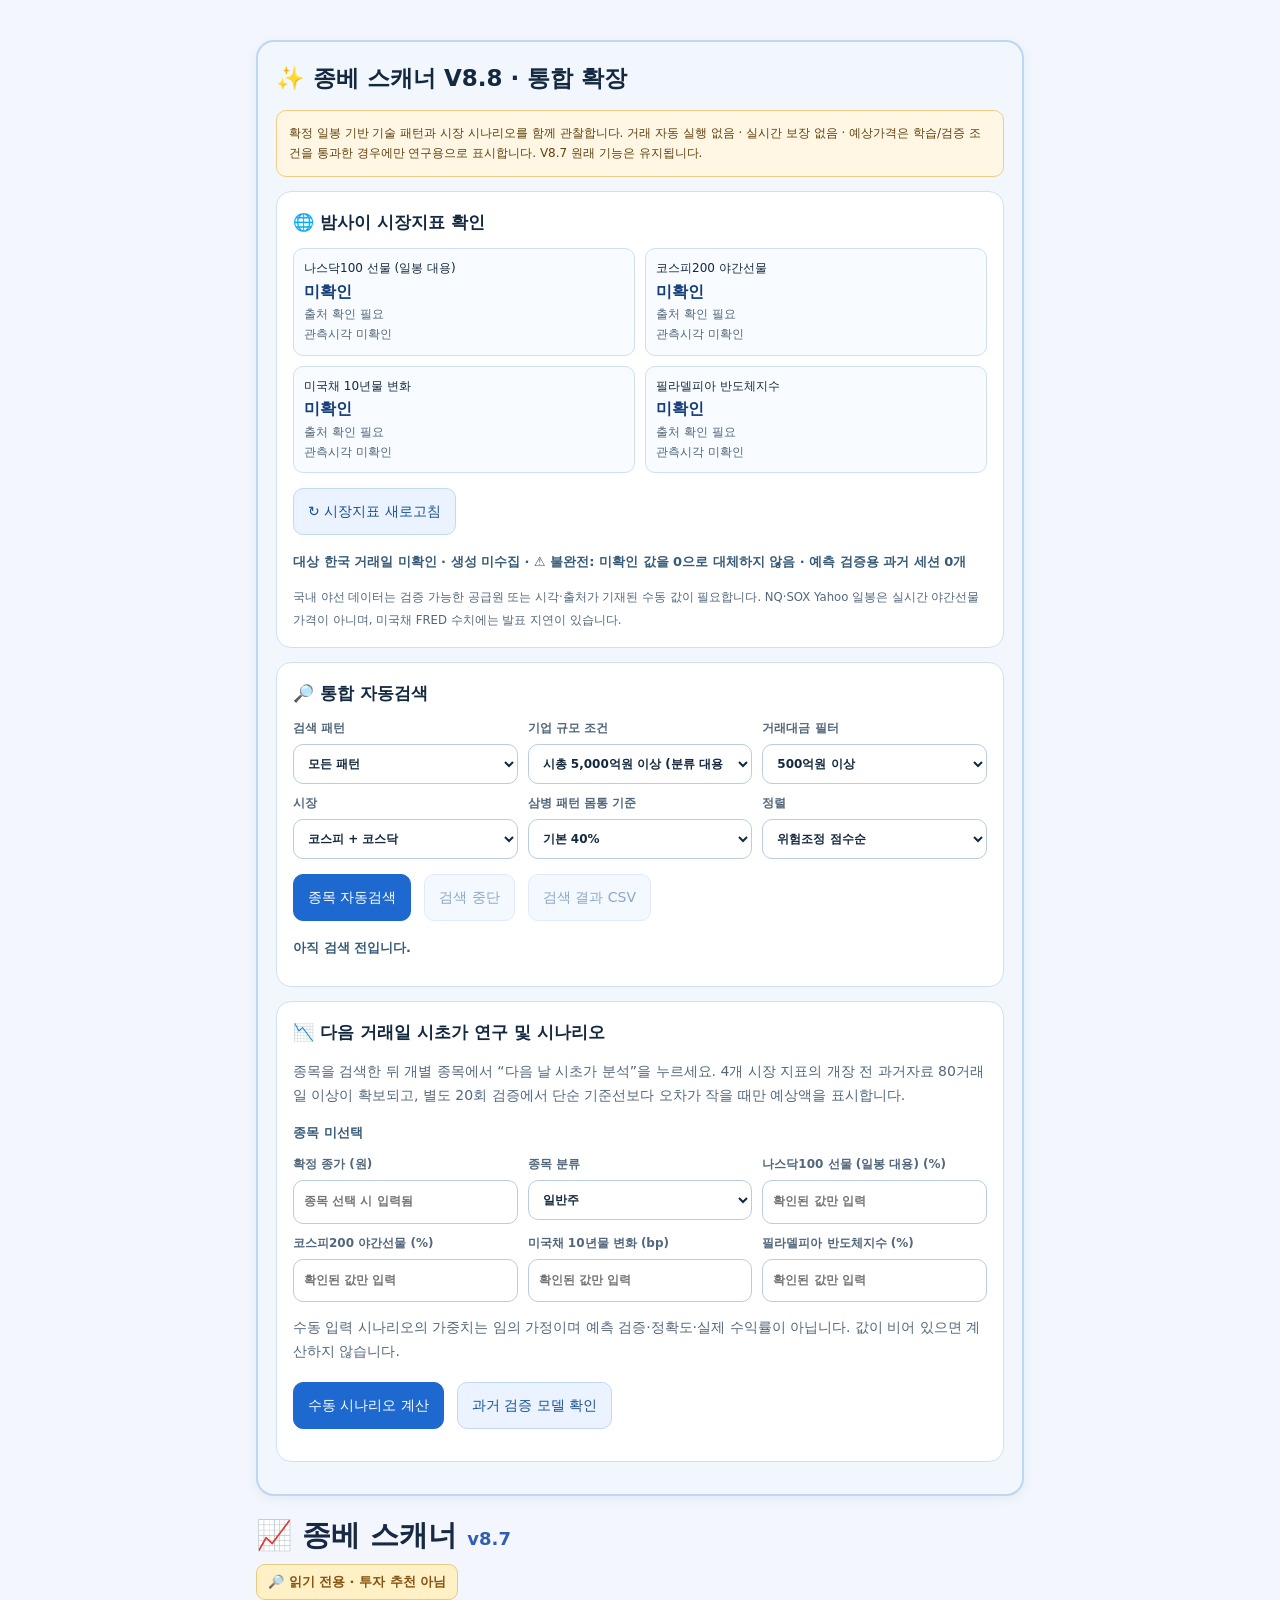
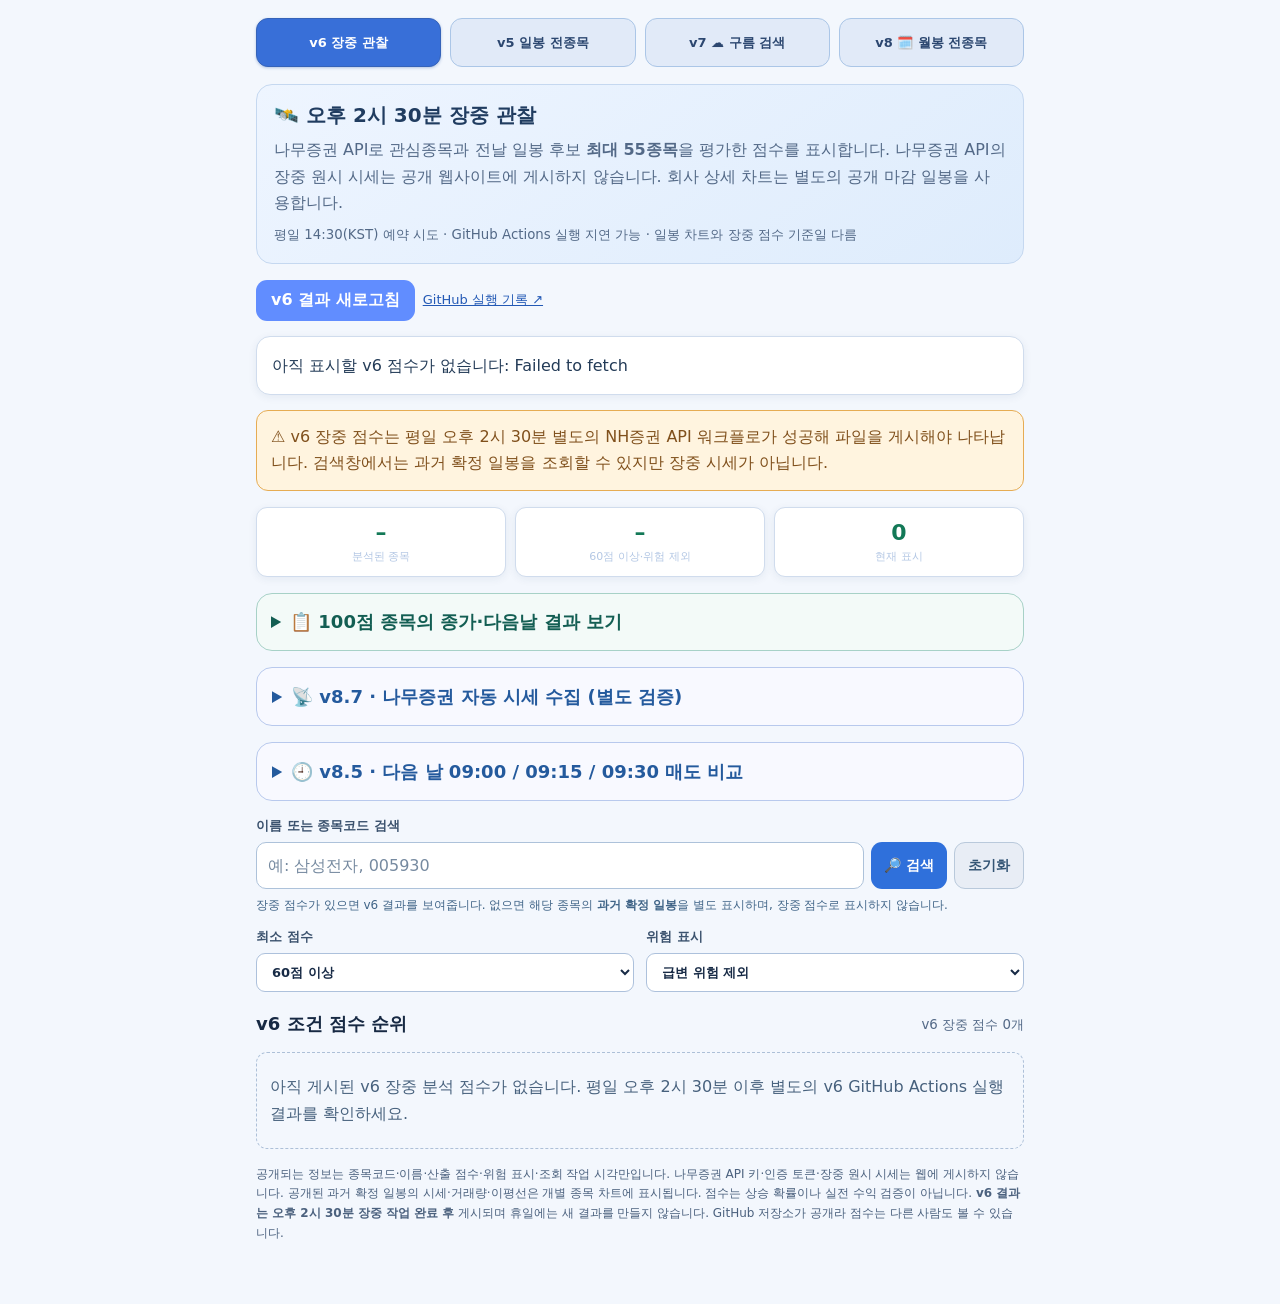
<file: index.html>
<!doctype html>
<html lang="ko">
<head>
  <meta charset="utf-8"><meta name="viewport" content="width=device-width,initial-scale=1">
  <meta name="theme-color" content="#f4f8ff">
  <title>종베 스캐너 v8.7 · 자동 시세 관찰 · 패턴별 조건 검증</title>
  <link rel="stylesheet" href="./v88/v88-style.css">
<script type="module">
  const panel = document.createElement("section");
  panel.id = "v88Root";
  document.querySelector("main").prepend(panel);

  await import("./v88/v88-engine.js");
  await import("./v88/v88-forecast.js");
  await import("./v88/v88-panel.js");
</script>
  <style>
    :root{color-scheme:light}*{box-sizing:border-box}
    body{margin:0;background:#101827;color:#f3f6fe;font-family:system-ui,-apple-system,"Noto Sans KR",sans-serif}
    main{max-width:800px;margin:auto;padding:20px 16px 48px}
    h1{font-size:29px;margin:20px 0 12px}h2{font-size:18px;margin:0}
    p{color:#b9c7db;line-height:1.65}small{color:#a6b8d0;line-height:1.6}
    button,select,input{font:inherit}
    button{background:#618dff;border:none;border-radius:11px;color:white;padding:11px 17px;cursor:pointer;font-weight:700}
    button:disabled{opacity:.6}
    select,input{background:#1c2940;color:#f4f6fd;border:1px solid #405471;border-radius:9px;padding:10px 11px;min-width:0;width:100%}
    label{display:flex;gap:7px;flex-direction:column;color:#bed0e7;font-size:13px;font-weight:600}
    .badge{display:inline-block;background:#443316;color:#ffe0a1;border-radius:9px;padding:9px 12px;font-weight:700;font-size:14px}
    .meta{margin:17px 0;background:#1b2940;border:1px solid #344866;border-radius:12px;padding:14px;color:#cedaeb;line-height:1.6}
    .bar{display:flex;align-items:center;gap:11px;flex-wrap:wrap;margin:15px 0}
    .fresh-alert{margin:12px 0 18px;padding:15px 16px;border:2px solid #e2ab4e;background:#3f301b;border-radius:11px;color:#ffe5af;font-weight:750;line-height:1.65}
    .fresh-alert[hidden]{display:none}
    .filters{border:1px solid #2c3c55;background:#151f32;border-radius:13px;padding:14px;margin:12px 0 22px;display:grid;grid-template-columns:repeat(2,minmax(0,1fr));gap:13px}
    .full{grid-column:1/-1}.titlebar{display:flex;align-items:center;justify-content:space-between;gap:12px;margin:20px 0 12px}
    .card{border:1px solid #344866;background:#1b2940;border-radius:15px;padding:17px;margin-bottom:12px}
    .cardtop{display:flex;align-items:flex-start;justify-content:space-between;gap:10px}
    .name{font-size:17px;font-weight:750;overflow-wrap:anywhere}
    .score{font-size:24px;font-weight:800;color:#83edbb;white-space:nowrap}
    .muted{font-size:13px;color:#a7bbd8}.details{display:grid;grid-template-columns:1fr 1fr;gap:6px 12px;margin-top:12px;color:#cad7e8;font-size:13px}
    .rules{margin-top:24px;padding:13px 15px;background:#172237;border-radius:12px;font-size:12px;color:#b2c4df;line-height:1.75}
    .error{color:#ffbcae}.stale{color:#ffdf98}.pill{font-size:11px;background:#314869;color:#d2e7ff;border-radius:6px;padding:3px 6px;margin-left:6px}
    .performance{background:#1b2940;border:1px solid #426083;padding:16px;border-radius:14px;margin:16px 0}
    .performance strong{color:#85f0bf}
    .performance p{margin:6px 0}
    .history{width:100%;border-collapse:collapse;font-size:12px;margin-top:11px}
    .history th,.history td{border-bottom:1px solid #36475e;padding:8px 3px;text-align:left}
    .alertpill{font-size:11px;background:#66412a;color:#ffe7ba;border-radius:5px;padding:3px 6px;margin-left:6px}
    .riskpill{display:inline-block;font-size:12px;font-weight:800;padding:4px 7px;border-radius:7px;margin:4px 0 0 6px}
    .riskpill.high{background:#ffe0dc;color:#952d26;border:1px solid #d46e69}
    .riskpill.medium{background:#fff0d5;color:#8a5100;border:1px solid #d3a353}
    .riskpill.low{background:#e2f4eb;color:#176d4e;border:1px solid #74b79d}
    .riskpill.unavailable{background:#e4e9f0;color:#4c5b70;border:1px solid #9faebf}
    .risk-explain{margin:10px 0 0;padding:8px 10px;border:1px solid #bdcde0;border-radius:9px;font-size:12px;color:#415671;line-height:1.7}
    .risk-explain summary{cursor:pointer;font-weight:750}
    .risk-explain p{font-size:12px;margin:7px 0;color:inherit}
    .goldenpill{font-size:11px;background:#225343;color:#beffde;border-radius:5px;padding:3px 6px;margin-left:6px}
    .trend-legend{background:#162237;border:1px solid #3a4c66;border-radius:13px;padding:15px;margin:16px 0}
    .trend-legend h3{font-size:16px;margin:0 0 10px}
    .trend-line{display:flex;gap:10px;align-items:flex-start;margin:10px 0;font-size:13px;line-height:1.5;color:#c3d2e7}
    .trend-line .trendbadge{flex-shrink:0;min-width:91px;text-align:center}
    .trendbadge{display:inline-block;border:1px solid transparent;padding:5px 8px;border-radius:8px;font-size:12px;font-weight:800;margin:3px 0 0}
    .trendbadge.strong_up{background:#174b37;color:#b3ffd5;border-color:#459873}
    .trendbadge.rising{background:#173f61;color:#a9d9ff;border-color:#397cad}
    .trendbadge.sideways{background:#4e421b;color:#ffedab;border-color:#9f8a43}
    .trendbadge.falling{background:#57371f;color:#ffcb99;border-color:#bd7843}
    .trendbadge.strong_down{background:#582630;color:#ffc4cb;border-color:#b96372}
    .trendbadge.unavailable{background:#3a4453;color:#e0e6f0;border-color:#6a7587}
    .trend-inline{margin:7px 0 2px;font-size:12px;line-height:1.6;color:#c1d3ec}
    .trend-explain{margin-top:12px;border-top:1px solid #3a4b65;padding-top:10px;color:#bad2ed;font-size:12px;line-height:1.65}
    .trend-explain summary{cursor:pointer;font-weight:700;color:#d3e3fa;padding:4px 0}
    .trend-explain p{font-size:12px;margin:6px 0}

    .searchblock{display:flex;flex-direction:column;gap:7px}
    .searchblock>label{display:block}
    .searchrow{display:flex;gap:8px}
    .searchrow>input{flex:1;min-width:0}
    .searchrow>button{flex-shrink:0}
    #clearstock{background:#eaf0fb;color:#294a75;border:1px solid #aabfdf;font-size:14px;padding:10px 12px}
    #clearstock:hover,#clearstock:focus-visible{background:#dce9fd}
    @media(max-width:370px){.searchrow{gap:6px}.searchrow>button{padding:10px 10px}}
    .searchhint{font-weight:500;color:#b4d4ff;line-height:1.55}
    .pager{display:flex;justify-content:center;margin:15px 0}.empty{padding:20px 6px}
    @media(min-width:620px){.filters{grid-template-columns:repeat(4,minmax(0,1fr))}.full{grid-column:span 2}}

    [hidden]{display:none!important}
    a{color:#a5c0ff} a:hover{text-decoration:underline}
    .app-title{margin:20px 0 8px}.app-title span{color:#a6c7ff;font-size:18px}
    .status-pill{display:inline-flex;gap:5px;align-items:center;color:#f6dba5;background:#483619;padding:8px 11px;border-radius:9px;font-size:13px;font-weight:750}
    .switcher{display:grid;grid-template-columns:1fr 1fr;gap:10px;margin:18px 0 17px}
    .switcher button{border:1px solid #3a5479;border-radius:12px;background:#1b2940;color:#dce6f7;padding:14px 7px}
    .switcher button.selected{background:#5681ea;color:white;border-color:#87a5ff;box-shadow:0 0 0 2px #355a93}
    .v6-hero{border:1px solid #334867;border-radius:16px;background:linear-gradient(140deg,#1d304b,#152037);padding:17px;margin:12px 0 16px}
    .v6-hero p{margin:8px 0}.v6-heading{font-size:20px;font-weight:850}
    .v6-meta{border:1px solid #304866;background:#1b2940;border-radius:14px;padding:15px;margin:15px 0;color:#cbdaf0;line-height:1.7}
    .v6-warn{padding:13px 14px;background:#3c301e;border:1px solid #a77b38;color:#ffde9a;border-radius:12px;line-height:1.65;margin:14px 0}
    .v6-stats{display:grid;grid-template-columns:repeat(3,minmax(0,1fr));gap:9px;margin:16px 0}
    .v6-stat{border:1px solid #344968;background:#1c2940;border-radius:11px;padding:12px 8px;text-align:center}
    .v6-stat strong{display:block;font-size:22px;color:#83edbb}.v6-stat span{font-size:11px;color:#b3c7e4}
    .v6-tools{display:grid;grid-template-columns:1fr 1fr;gap:12px;margin:16px 0 20px}
    .v6-tools label{min-width:0}
    .v6-tools .v6-search-block{grid-column:1/-1;display:flex;flex-direction:column;gap:7px}
    .v6-search-row{display:flex;gap:7px;flex-wrap:wrap;align-items:stretch}
    .v6-search-row input{flex:1 1 120px;width:auto;min-width:120px;min-height:47px;background:white;color:#23405e;border:1px solid #adc2da;border-radius:10px}
    .v6-search-row input::placeholder{color:#768aa0}
    .v6-search-row button{min-height:47px;padding:9px 13px;font-size:14px}
    #v6searchButton{background:#2f70db;color:white}
    #v6clearButton{background:#e8edf5;color:#345575;border:1px solid #b9c9db}
    .v6-search-tip{color:#416588;font-size:12px;line-height:1.65}
    .v6-daily-tag{background:#fff0d9;color:#80521e;border:1px solid #dfb97c;font-weight:800}
    .v6-controls{display:flex;gap:8px;align-items:center;flex-wrap:wrap;margin:13px 0}
    .v6-controls a{font-size:13px}
    .v6-card{border:1px solid #354966;background:#1b2940;border-radius:14px;padding:15px;margin:12px 0}
    .v6-card strong{font-size:16px}.v6-card .v6-card-top{display:flex;justify-content:space-between;gap:12px}
    .v6-card .v6-score{font-weight:800;color:#83edbb;font-size:26px;white-space:nowrap}
    .v6-tag{display:inline-block;margin-top:8px;border-radius:8px;background:#334564;padding:4px 8px;color:#e4edff;font-size:12px}
    .v6-risk{background:#533620;color:#ffceaa}
    .v6-note{font-size:12px;color:#b6c8e0;line-height:1.65;margin-top:15px}
    .v6-empty{padding:20px 13px;border:1px dashed #54698a;border-radius:11px;line-height:1.7;color:#bccbe2}
    .v6-inline{font-size:12px;color:#abc6ee}.v6-refresh{padding:10px 15px}
    @media(max-width:360px){.v6-stats{gap:4px}.v6-stat strong{font-size:17px}.v6-stat span{font-size:10px}}

    /* v6.9: 기본 1개월 확대 일봉 + 가독성 개선 + 일목 구름대 */
    /* 차트는 각 종목 카드에서 항상 보인다. 화면 근처 진입 시 자동 로딩한다. */
    .chart-inline{margin-top:12px;border:1px solid #375477;border-radius:10px;background:#152238;overflow:hidden}
    .chart-inline-title{padding:12px;font-weight:750;color:#d4e7ff;border-bottom:1px solid #375477}
    .chart-content{padding:10px}
    .chart-levels{display:flex;gap:7px;flex-wrap:wrap;margin:9px 0 10px;font-size:12px}
    .chart-level{border:1px solid #526683;background:#21344e;border-radius:8px;padding:7px 9px;font-weight:650;line-height:1.5}
    .chart-level.resistance{color:#ffd38e;border-color:#97703d}
    .chart-level.support{color:#91f0c0;border-color:#3a9472}
    .chart-level.breakout{background:#194638;color:#9ef4c3;border-color:#4fbe91}
    .chart-level.breakdown{background:#492b30;color:#ffaaaa;border-color:#c46d7a}
    .chart-level.neutral{color:#bed0e7}
    .chart-times{display:flex;gap:7px;flex-wrap:wrap;margin-bottom:10px}
    .chart-times button{padding:8px 11px;background:#2a3e60;border:1px solid #466186;font-size:13px;border-radius:8px}
    .chart-times button.active{background:#5681ea;border-color:#94b1ff}
    .chart-legend{display:flex;gap:8px 13px;flex-wrap:wrap;font-size:12px;color:#d3e0f2;margin:6px 0 10px}
    .legend-key{display:inline-block;width:13px;height:3px;vertical-align:middle;margin-right:5px}
    .chart-scroll{overflow-x:auto;max-width:100%;border:1px solid #344968;border-radius:9px;background:#101c30;touch-action:pan-x pan-y}
    .chart-canvas{display:block;height:330px;cursor:crosshair}
    .chart-detail{color:#dceaff;font-size:12px;line-height:1.6;margin-top:9px;min-height:22px}
    .chart-caption{font-size:11px;color:#afc5df;line-height:1.65;margin-top:9px}
    .chart-error{color:#ffce9d;padding:12px 2px;font-size:13px;line-height:1.65}

    /* 회사명 터치 시 표시되는 회사 기본정보. 빈 데이터는 명확히 미수집 처리. */
    .company-title{display:inline;background:transparent;border:0;padding:0;margin:0;text-align:left;color:#f4f8ff;font:inherit;text-decoration:underline;text-decoration-color:#79aeef;text-underline-offset:4px;cursor:pointer}
    .company-title:focus-visible{outline:2px solid #92bbff;outline-offset:3px}
    .company-panel{margin-top:12px;border:1px solid #416186;background:#14253a;border-radius:11px;overflow:hidden}
    .company-panel>summary{padding:12px;color:#cdeaff;cursor:pointer;font-weight:750}
    .company-panel[open]>summary{border-bottom:1px solid #416186}
    .company-content{padding:12px}
    .company-grid{display:grid;grid-template-columns:repeat(2,minmax(0,1fr));gap:10px 12px;margin:0}
    .company-grid>div{min-width:0;border-bottom:1px solid #314764;padding-bottom:7px}
    .company-grid dt{font-size:11px;color:#a7c3e3}
    .company-grid dd{margin:5px 0 0;font-size:13px;color:#e3edff;overflow-wrap:anywhere;line-height:1.5}
    .company-note{margin:12px 0;color:#abc3df;font-size:12px;line-height:1.6}
    .company-links{display:flex;flex-wrap:wrap;gap:11px;font-size:12px;margin:8px 0}
    .company-load{color:#c6dafa;font-size:13px}
    @media(max-width:370px){.company-grid{grid-template-columns:1fr}}

    /* v6.7: 햇빛 아래서도 읽기 좋은 밝은 화면 */
    body{background:#f3f7fd;color:#172943}
    p,small,.muted{color:#536987}
    .app-title span{color:#305fb1}
    .meta,.performance,.card,.trend-legend,.v6-meta,.v6-card,.v6-stat{background:#fff;border-color:#d0dced;color:#233b57;box-shadow:0 2px 8px #1b376012}
    .details,.trend-inline,.trend-line,.performance p,.rules,.company-note,.v6-note,.v6-inline{color:#4b617e}
    .filters,.rules,.v6-hero{background:#e9f1fc;border-color:#c5d8f0;color:#203c60}
    .v6-hero{background:linear-gradient(145deg,#eef5ff,#deecfc)}
    label{color:#3b526e}
    input,select{background:#fff;color:#182b46;border-color:#adc1dc}
    .badge,.status-pill{background:#fff0c6;color:#85520f;border:1px solid #eac980}
    .fresh-alert,.v6-warn{background:#fff4df;color:#80501c;border-color:#e6ac53}
    .trend-explain{border-color:#d4e3f3;color:#485d77}
    .trend-explain summary,.trend-legend h3{color:#183250}
    .switcher button{background:#e1eaf8;color:#2c4770;border-color:#abc6e7}
    .switcher button.selected{background:#386fd8;color:#fff;border-color:#3563b9;box-shadow:0 1px 3px #b2c4e2}
    .pill{background:#e3edfb;color:#345780}
    .alertpill{background:#ffe4ce;color:#995122}
    .goldenpill{background:#d5f4e5;color:#156b4d}
    .score,.v6-stat strong,.v6-card .v6-score,.performance strong{color:#137957}
    .v6-tag{background:#e0ecfb;color:#2d4f7b}.v6-risk{background:#ffe2d8;color:#b04832}
    .v6-empty{color:#47617d;border-color:#adc0d8}
    .company-title{color:#17395c;text-decoration-color:#5794df}
    .company-panel{background:#f4f8fd;border-color:#bfd2e8}
    .company-panel>summary,.company-grid dd{color:#24456b}
    .company-grid dt,.company-load{color:#577390}
    .company-grid>div{border-color:#d6e2ef}
    .chart-inline{background:#fff;border-color:#c3d6eb}
    .chart-inline-title{color:#23466e;border-color:#d4e2f3;background:#f1f7ff;display:flex;gap:10px;align-items:center;justify-content:space-between;flex-wrap:wrap;line-height:1.5}
    .chart-inline-label{flex:1 1 180px;min-width:0}
    .chart-power{cursor:pointer;border:1px solid #70be9d;border-radius:9px;background:#dbf7e9;color:#086945;font-size:14px;font-weight:800;min-height:41px;padding:9px 13px;white-space:nowrap}
    .chart-power.off{background:#eaedf3;color:#576477;border-color:#bdc9d9}
    .chart-power:focus-visible{outline:3px solid #2d70db;outline-offset:2px}
    .chart-scroll{background:#fff;border-color:#c7d9ec;touch-action:pan-y;overscroll-behavior-x:contain}
    .chart-caption,.chart-detail,.chart-legend{color:#49627f}
    .chart-level{background:#f1f7fe;border-color:#c3d4e8;color:#38587a}
    .chart-level.resistance{color:#aa6912;border-color:#e0ac56}
    .chart-level.support{color:#087853;border-color:#7acaa5}
    .chart-level.breakout{background:#d5f6e5;color:#087b50;border-color:#7acaa5}
    .chart-level.breakdown{background:#ffeced;color:#aa394d;border-color:#e7a0a9}
    .chart-times button,.chart-zoom button{background:#eaf2ff;color:#28569a;border:1px solid #bbd1ef;padding:8px 11px;font-size:13px;border-radius:8px}
    .chart-times button.active{background:#376fdb;color:white;border-color:#2f64c8}
    .chart-mode-note{font-size:13px;color:#385c83;font-weight:750;margin:0 0 10px}
    .chart-zoom{display:flex;align-items:center;gap:7px;flex-wrap:wrap;margin:8px 0 11px}
    .chart-zoom small{font-size:12px}
    .chart-zoom button{font-size:16px;padding:5px 12px;font-weight:750}
    .chart-cloud-status{border-radius:9px;background:#edf4fd;border:1px solid #bbcee7;color:#315276;font-size:12px;line-height:1.6;margin:8px 0 11px;padding:9px 11px}
    .chart-zoom button.cloud-toggle{background:#d5f5e8;border-color:#76bca0;color:#076745}
    .chart-zoom button.cloud-toggle.off{background:#eef1f7;border-color:#c7d1df;color:#596a80}
    a{color:#2359b5}
  
    /* v7.0: scan and validate Ichimoku on published *confirmed* daily bars. */
    .switcher{grid-template-columns:repeat(3,minmax(0,1fr));gap:6px}
    .switcher button{padding:12px 3px;font-size:13px}
    .v7-hero,.v7-panel{border:1px solid #c3d6ec;background:#fff;border-radius:14px;padding:15px;margin:13px 0;color:#253e5a}
    .v7-hero{background:#eaf4ff}.v7-hero p{margin:7px 0}
    .v7-heading{font-size:20px;font-weight:800;color:#204875}
    .v7-alert{color:#944a18;background:#fff1d7;padding:10px;border-radius:9px}
    .v7-disclaimer{font-size:12px;color:#61738a;line-height:1.75}
    .v7-statgrid{display:grid;grid-template-columns:repeat(2,minmax(0,1fr));gap:9px;margin:14px 0}
    .v7-stat{background:#fff;border:1px solid #c7d9ee;border-radius:12px;padding:12px;text-align:center}
    .v7-stat strong{display:block;font-size:24px;color:#11745a}
    .v7-stat span{font-size:12px;color:#47617f}
    .v7-filters{display:grid;grid-template-columns:1fr 1fr;gap:9px;background:#eaf3fd;border:1px solid #c7d9ee;border-radius:12px;padding:13px}
    .v7-full{grid-column:1/-1}
    /* v7.3.2: explicit mobile search button; typing alone does not filter results. */
    .v7-searchblock{display:flex;flex-direction:column;gap:9px}
    .v7-searchblock>label{color:#234769;font-size:14px;font-weight:800}
    .v7-search-row{display:flex;gap:7px;align-items:stretch;max-width:100%;flex-wrap:wrap}
    .v7-search-row>input{flex:1 1 110px;width:auto;min-width:110px;min-height:45px;background:#fff;color:#1c395a;border:1px solid #9fb6d1;border-radius:10px}
    .v7-search-row>input::placeholder{color:#7b8fa5}
    .v7-search-row>button{flex:0 0 auto;min-height:45px;padding:9px 11px;border-radius:10px;font-size:14px}
    .v7-search-row>#v7searchButton{background:#2e70da;color:#fff}
    .v7-search-row>#v7clearButton{background:#e4eaf2;color:#355673;border:1px solid #b6c8db}
    .v7-searchblock>small{font-size:12px;color:#426588;line-height:1.65}
    .v7-stock{margin:12px 0;padding:15px;border-radius:13px;background:#fff;border:1px solid #d0dfed}
    .v7-stock-head{display:flex;justify-content:space-between;gap:9px}
    .v7-bigscore{font-size:24px;font-weight:900;white-space:nowrap;color:#147655}
    .v7-badge{display:inline-block;font-size:11px;border-radius:6px;padding:4px 6px;margin:3px 3px;background:#e1f1ff}
    .v7-badge.up{background:#d9f8e8;color:#166d4a}.v7-badge.fail{background:#ffe7de;color:#aa3d31}
    .v7-details{display:grid;grid-template-columns:1fr 1fr;gap:7px 10px;margin:13px 0;font-size:12px;color:#3c5975}
    .v7-failure{display:flex;gap:5px;flex-direction:column;background:#fff5ef;border:1px solid #f1d7c7;border-radius:9px;padding:10px;margin:8px 0;font-size:12px;color:#825139}
    .v7-failure strong{color:#93402e}
    .v7-panel{overflow-x:auto}
    .v7-panel .history{min-width:520px}
    .v7-statgrid>*{min-width:0}
    @media(min-width:620px){.v7-statgrid{grid-template-columns:repeat(4,minmax(0,1fr))}.v7-filters{grid-template-columns:repeat(4,minmax(0,1fr))}}


    /* v7.2 매도 시점별 사후검증 — 모바일 스크롤 표, 밝은 배경 */
    .v71-panel{background:#f7fbff;border:1px solid #bdd4ec;border-radius:14px;padding:14px;margin:15px 0;color:#253d58}
    .v71-panel h3{font-size:18px;color:#173c68;margin:4px 0 9px}
    .v71-controls{display:grid;grid-template-columns:repeat(2,minmax(0,1fr));gap:10px;margin:11px 0}
    .v71-controls label{color:#395977;font-size:13px;font-weight:700}
    .v71-controls select{background:#fff;color:#203c5b;border:1px solid #aebfdb;border-radius:9px;padding:10px;min-height:43px}
    .v71-table-scroll{overflow-x:auto;overscroll-behavior-inline:contain;border:1px solid #cbdaec;border-radius:10px;background:white}
    .v71-table{border-collapse:collapse;min-width:690px;width:100%;font-size:13px;color:#264363}
    .v71-table th,.v71-table td{border-bottom:1px solid #d8e3f1;padding:9px 8px;text-align:right;white-space:nowrap}
    .v71-table th:first-child,.v71-table td:first-child{text-align:left}
    .v71-table thead{background:#e2efff}
    .v71-table tbody tr:nth-child(even){background:#f3f8ff}
    .v71-table .v71-negative{color:#b74336;font-weight:750}
    .v71-table .v71-positive{color:#0e7655;font-weight:750}
    .v71-alert{padding:10px;background:#fff1d8;border:1px solid #efce8b;border-radius:10px;font-weight:700;margin:10px 0;color:#69420b;font-size:13px;line-height:1.6}
    .v71-note{font-size:12px;line-height:1.8;color:#4e6784;margin:12px 0 4px}
    .v71-hero{font-weight:760;color:#1f4d79;line-height:1.55;margin:8px 0}
    .v72-focus{border:1px solid #96c6bd;background:#e9f7f2;color:#1b574b;border-radius:12px;padding:12px;margin:12px 0;font-weight:700;line-height:1.8}
    .v72-focus.warn{background:#fff1df;border-color:#e8c192;color:#82501b}
    .v72-focus strong{font-size:19px;font-weight:850}
    @media(min-width:620px){.v71-controls{grid-template-columns:repeat(4,minmax(0,1fr))}}

    /* v7.3 · risk-filter experiment. Operates on the same OHLCV as v7.2. */
    .v73-panel{background:#f7fcfa;border:1px solid #a8cfca;border-radius:15px;padding:15px;margin:16px 0;color:#234354}
    .v73-panel h3{font-size:19px;margin:0 0 10px;color:#155b50}
    .v73-panel p{color:#42667a;font-size:13px;line-height:1.75}
    .v73-control-grid{display:grid;grid-template-columns:repeat(2,minmax(0,1fr));gap:10px;margin:12px 0}
    .v73-control-grid label{font-size:12px;color:#315a6d;font-weight:750;line-height:1.5}
    .v73-control-grid select{color:#21394a;background:white;border:1px solid #b4ccda;border-radius:9px;padding:11px 7px;font-size:14px;min-height:47px;width:100%}
    .v73-mini-summary{padding:11px 12px;border-radius:10px;background:#e4f2ff;border:1px solid #b8d0e8;font-size:13px;font-weight:680;line-height:1.8}
    .v73-warning{padding:11px 12px;background:#fff0dd;border:1px solid #e8c69b;border-radius:10px;font-size:12px;line-height:1.8;color:#73531d}
    .v73-table-scroll{max-width:100%;overflow-x:auto;overscroll-behavior-inline:contain;border:1px solid #cadae6;border-radius:10px;background:white;margin:11px 0}
    .v73-table{border-collapse:collapse;min-width:890px;width:100%;font-size:13px;color:#244458}
    .v73-table th,.v73-table td{padding:9px 9px;text-align:right;border-bottom:1px solid #dce6ef;white-space:nowrap}
    .v73-table th:first-child,.v73-table td:first-child{text-align:left}
    .v73-table th{background:#dcedf8;color:#244058}
    .v73-table tr:nth-child(even){background:#f3f8fc}
    .v73-table td.loss{color:#b33f3f;font-weight:800}
    .v73-table td.gain{color:#08745c;font-weight:800}
    .v73-empty{font-weight:800;color:#934c35}
    @media(min-width:650px){.v73-control-grid{grid-template-columns:repeat(3,minmax(0,1fr))}}

    /* v8 월봉: 기존 v5/v6/v7과 분리된 코스피·코스닥 월봉 화면 */
    .switcher{grid-template-columns:repeat(2,minmax(0,1fr));gap:9px}
    .switcher button{font-size:13px;padding:12px 6px;min-height:49px}
    .v8-hero{background:linear-gradient(150deg,#ecf5ff,#f9fcff);border:1px solid #bdd4f1;border-radius:16px;padding:18px;margin:15px 0;color:#21405f}
    .v8-hero h2{font-size:21px;margin:0 0 9px}
    .v8-hero p{margin:5px 0;color:#405d78;font-size:14px}
    .v8-meta{padding:15px;border:1px solid #bcd2eb;background:#edf5ff;color:#294b71;border-radius:13px;margin:14px 0;line-height:1.7;font-size:13px}
    .v8-controls{display:grid;grid-template-columns:repeat(2,minmax(0,1fr));gap:12px;background:#eff5fd;border:1px solid #c9d9ee;border-radius:14px;padding:15px;margin:16px 0}
    .v8-controls label{font-size:13px;color:#355273}
    .v8-controls input,.v8-controls select{min-height:46px;background:#fff;color:#1e3e5f;border:1px solid #b9cce0;border-radius:10px}
    .v8-search{grid-column:1/-1}
    .v8-searchbar{display:flex;gap:7px}
    .v8-searchbar input{flex:1;min-width:0}
    .v8-searchbar button{padding:9px 11px;font-size:14px;white-space:nowrap}
    .v8-searchbar button[type="reset"]{background:#e2eaf5;border:1px solid #b9cbe2;color:#23496c}
    .v8-mini{margin:6px 0;font-size:12px;color:#536b86}
    .v8-card{border:1px solid #bfd4eb;border-radius:15px;background:#fff;box-shadow:0 2px 9px #18375f12;padding:15px;margin:13px 0;color:#263f5b}
    .v8-card h3{font-size:18px;color:#1c3f66;margin:0 0 8px}
    .v8-pill{display:inline-block;background:#edf3fb;color:#32587b;font-size:11px;font-weight:750;padding:5px 7px;border-radius:8px;margin-left:8px}
    .v8-score{font-size:22px;font-weight:900;color:#147b59;white-space:nowrap}
    .v8-card .company-title{color:#1c416b;font-size:19px;font-weight:850;text-decoration-color:#5a8ed2}
    .v8-card .company-panel{background:#f5f9ff;border-color:#c4d8ed}
    .v8-card .company-panel>summary{color:#174b80;border-bottom-color:#d4e1f0}
    .v8-card .company-grid>div{border-bottom-color:#d6e3f0}
    .v8-card .company-grid dt{color:#667e9d}
    .v8-card .company-grid dd,.v8-card .company-note{color:#26425e}
    .v8-card .company-links a{color:#225db5}
    .v8-card .company-load{color:#385c81}
    .v8-cardhead{display:flex;justify-content:space-between;gap:12px;align-items:center}
    .v8-facts{display:grid;grid-template-columns:1fr 1fr;gap:9px;font-size:13px;line-height:1.5;margin:14px 0;color:#3f5876}
    .v8-chart{background:#fff;border:1px solid #ccdced;border-radius:12px;padding:12px;margin:12px 0}
    .v8-charthead{display:flex;flex-wrap:wrap;align-items:center;justify-content:space-between;gap:9px;margin-bottom:8px;color:#1e456b;font-weight:800;font-size:14px}
    .v8-chartctrl{display:flex;gap:5px;flex-wrap:wrap;margin:9px 0}
    .v8-chartctrl button{padding:7px 10px;border-radius:8px;background:#e6eefb;color:#2b5184;border:1px solid #b9cbe6;font-size:12px}
    .v8-chartctrl button.selected{background:#3672d7;color:#fff;border-color:#3672d7}
    .v8-chartctrl button.v8-off{background:#ebedf2;color:#56657a}
    .v8-chart svg{width:100%;height:auto;display:block;touch-action:pan-y}
    .v8-legend{font-size:12px;line-height:1.8;color:#3a5876;margin:7px 0}
    .v8-legend b{margin-right:10px}
    .v8-warn{padding:11px;background:#fff2d9;border:1px solid #e5c383;color:#765119;border-radius:10px;font-size:12px;line-height:1.75;margin:13px 0}
    .v8-empty{border:1px dashed #a5c2dd;padding:19px;background:#f7fbff;border-radius:10px;color:#3e5c7c;font-size:14px}
    @media(min-width:670px){.switcher{grid-template-columns:repeat(4,minmax(0,1fr))}.v8-controls{grid-template-columns:repeat(3,minmax(0,1fr))}}
  
    /* v8.2: v5 카드 기준일 옆에 해당 종목 PER/PBR 표시 */
    .stock-date-ratios{display:flex;align-items:center;flex-wrap:wrap;gap:5px 7px;margin-top:5px;font-size:12px;line-height:1.6}
    .stock-date-ratios .stock-ratio{display:inline-block;padding:2px 7px;border:1px solid #c9daec;border-radius:7px;background:#eef5fc;color:#244c73;font-weight:650;white-space:nowrap}
    .stock-date-ratios .stock-ratio.is-missing{background:#f1f2f5;color:#6a7888;border-color:#d9e0e7}
    .stock-date-ratios .ratio-date{font-size:11px;color:#5b7592}

    /* v8.3: v6 watchlist signal tracking; no intraday raw quotes are stored. */
    .v6-perf{background:#f3faf8;border:1px solid #a7d1c7;border-radius:16px;padding:14px;margin:16px 0;color:#204c47}
    .v6-perf>summary{cursor:pointer;margin:0;color:#135e53;font-size:18px;font-weight:850;line-height:1.6}
    .v6-perf[open]>summary{margin-bottom:8px}
    .v6-perf-prices{background:#ecf5fd;border-radius:8px;padding:7px 9px;margin:8px 0;font-size:12px;color:#254863;line-height:1.7}
    .v6-perf p{font-size:13px;line-height:1.7;margin:7px 0;color:#365f63}
    .v6-perf-controls{display:flex;flex-wrap:wrap;align-items:end;gap:8px;margin:14px 0}
    .v6-perf-controls label{display:flex;flex-direction:column;gap:5px;font-size:13px;font-weight:750}
    .v6-perf-controls select{min-height:42px;background:#fff;color:#173e56;border:1px solid #aac9c3;border-radius:9px;padding:8px;min-width:140px}
    .v6-perf-controls button{min-height:42px;padding:8px 11px;background:#2672c7;color:#fff;border-radius:9px}
    .v6-perf-controls button:disabled{opacity:.55}
    .v6-perf-summary{display:grid;grid-template-columns:repeat(2,minmax(0,1fr));gap:8px;margin:10px 0}
    .v6-perf-summary>div{border:1px solid #c9e0da;background:#fff;padding:11px 8px;border-radius:11px;text-align:center;min-width:0}
    .v6-perf-summary strong{display:block;font-size:21px;color:#126950}
    .v6-perf-summary span{font-size:12px;color:#45646a}
    .v6-perf-status{background:#e4f0f5;border-radius:10px;padding:10px;font-size:12px;line-height:1.6;white-space:pre-line;margin:10px 0}
    .v6-perf-row{background:#fff;border:1px solid #cae1da;border-radius:10px;padding:11px;margin:9px 0;line-height:1.7}
    .v6-perf-row h4{margin:0;color:#1c4963;font-size:15px;overflow-wrap:anywhere}
    .v6-perf-row small{color:#657e87;font-size:11px}
    .v6-perf-facts{display:grid;grid-template-columns:repeat(2,minmax(0,1fr));gap:5px 10px;margin-top:8px;font-size:12px}
    .v6-perf-facts div{min-width:0;color:#385b63}
    .v6-perf-facts b{font-size:13px;color:#233d56}
    .v6-perf-facts .gain{color:#0c7e52}.v6-perf-facts .loss{color:#c13e35}.v6-perf-facts .pending{color:#6b7a8b}
    .v6-perf-note{font-size:12px!important;color:#66777e!important;line-height:1.8!important}
    .v6-perf-warning{background:#fff2db;padding:10px;border:1px solid #eed09b;border-radius:9px;color:#765123;font-size:12px;line-height:1.7}
    @media(min-width:650px){.v6-perf-summary{grid-template-columns:repeat(4,minmax(0,1fr))}}


    .v85-manual{margin:10px 0;background:white;border:1px solid #c6d9ec;border-radius:10px;padding:10px;font-size:12px;color:#2f567b}
    .v85-manual .v85-config{margin:8px 0;gap:7px}
    .v85-manual input{background:#fff;color:#1e4166;border:1px solid #b9cde3;border-radius:7px;padding:8px;font-size:13px}
    .v85-manual-btn{font-size:12px;padding:9px 11px;background:#2673b2}
    /* v8.5: Verified minute-bar exit-time research only; no guessed intraday prices. */
    .v85-panel{margin:16px 0;padding:15px;background:#f8f9ff;border:1px solid #b8c9ed;border-radius:16px;color:#284766}
    .v85-panel>summary{cursor:pointer;font-size:18px;font-weight:850;line-height:1.5;color:#245a9d}
    .v85-panel p{color:#456078;font-size:13px;line-height:1.65}
    .v85-config{display:grid;grid-template-columns:repeat(2,minmax(0,1fr));gap:9px;margin:12px 0}
    .v85-config label{display:flex;flex-direction:column;gap:6px;color:#315071;font-weight:700;font-size:12px;min-width:0}
    .v85-config select{background:#fff;color:#214363;border:1px solid #b7cee4;border-radius:8px;min-width:0;font-size:13px}
    .v85-import{border:1px solid #c3d9eb;background:#eef5fc;padding:12px;border-radius:12px}
    .v85-import label{color:#214363;font-size:12px;font-weight:750}
    .v85-import input[type=file]{background:#fff;color:#254467;font-size:12px;width:100%;padding:8px;margin:7px 0}
    .v85-import textarea{width:100%;min-height:78px;resize:vertical;background:white;color:#204366;border:1px solid #b7c8df;font:12px/1.5 ui-monospace,SFMono-Regular,Consolas,monospace;padding:8px;border-radius:8px}
    .v85-buttons{display:flex;gap:7px;flex-wrap:wrap;margin:10px 0 0}
    .v85-buttons button{font-size:12px;padding:9px 11px;background:#3277c8}
    .v85-buttons button.secondary{background:#e6edf8;color:#2e5789;border:1px solid #b9cde5}
    .v85-status{background:#e4eff9;border-radius:10px;padding:11px;margin:11px 0;line-height:1.65;font-size:12px;color:#2d5177;white-space:pre-wrap}
    .v85-status.warning{background:#fff3dd;color:#805522;border:1px solid #f0d49b}
    .v85-kpis{display:grid;grid-template-columns:repeat(2,minmax(0,1fr));gap:8px;margin:11px 0}
    .v85-kpis>div{background:white;border:1px solid #cfdfec;border-radius:10px;padding:11px;text-align:center}
    .v85-kpis strong{display:block;color:#16745b;font-size:20px}
    .v85-kpis span{font-size:11px;color:#55718e}
    .v85-table-wrap{overflow-x:auto;-webkit-overflow-scrolling:touch;background:#fff;border:1px solid #ccdbec;border-radius:10px;margin:12px 0}
    .v85-table{min-width:500px;width:100%;border-collapse:collapse;font-size:12px;color:#31526f}
    .v85-table th{background:#deebfb;text-align:right;color:#24517f;padding:9px 6px}
    .v85-table th:first-child,.v85-table td:first-child{text-align:left}
    .v85-table td{padding:10px 6px;border-top:1px solid #e4ebf5;text-align:right}
    .v85-gain{color:#0c845a;font-weight:750}.v85-loss{color:#c84e40;font-weight:750}
    .v85-warning{padding:11px;background:#fff4e6;border:1px solid #f1d5ab;color:#815827;font-size:12px;line-height:1.7;border-radius:10px}
    .v85-card{background:#fff;border:1px solid #d1dfed;border-radius:10px;padding:10px;margin:9px 0;font-size:12px;color:#42617f;line-height:1.7}
    .v85-card b{color:#1c547f;font-size:13px}
  </style>
</head>
<body><main>
  <h1 class="app-title">📈 종베 스캐너 <span>v8.7</span></h1>
  <div class="status-pill">🔎 읽기 전용 · 투자 추천 아님</div>
  <nav class="switcher" aria-label="분석 화면 선택">
    <button id="tabv6" type="button" class="selected" aria-pressed="true">v6 장중 관찰</button>
    <button id="tabv5" type="button" aria-pressed="false">v5 일봉 전종목</button>
    <button id="tabv7" type="button" aria-pressed="false">v7 ☁️ 구름 검색</button>
    <button id="tabv8" type="button" aria-pressed="false">v8 🗓️ 월봉 전종목</button>
  </nav>
  <section id="v6panel" aria-label="v6 장중 관찰 화면">
    <div class="v6-hero">
      <div class="v6-heading">🛰️ 오후 2시 30분 장중 관찰</div>
      <p>나무증권 API로 관심종목과 전날 일봉 후보 <b>최대 55종목</b>을 평가한 점수를 표시합니다. 나무증권 API의 장중 원시 시세는 공개 웹사이트에 게시하지 않습니다. 회사 상세 차트는 별도의 공개 마감 일봉을 사용합니다.</p>
      <small>평일 14:30(KST) 예약 시도 · GitHub Actions 실행 지연 가능 · 일봉 차트와 장중 점수 기준일 다름</small>
    </div>
    <div class="v6-controls">
      <button id="v6refresh" type="button" class="v6-refresh">v6 결과 새로고침</button>
      <a href="https://github.com/parksunghwa77/jongbe-scanner/actions/workflows/namuh-v6-afternoon.yml" target="_blank" rel="noopener noreferrer">GitHub 실행 기록 ↗</a>
    </div>
    <div class="v6-meta" id="v6status" role="status" aria-live="polite">장중 분석 점수 확인 중…</div>
    <div class="v6-warn" id="v6fresh" role="alert">⚠️ 조회 시각은 체결 시각이 아닙니다. 실제 당일 체결인지 확인되지 않았으므로 점수만으로 매매하지 마세요.</div>
    <div class="v6-stats">
      <div class="v6-stat"><strong id="v6count">–</strong><span>분석된 종목</span></div>
      <div class="v6-stat"><strong id="v6pass">–</strong><span>60점 이상·위험 제외</span></div>
      <div class="v6-stat"><strong id="v6shown">–</strong><span>현재 표시</span></div>
    </div>

    <details class="v6-perf" id="v6perfPanel" aria-label="v6 장중 점수 사후 검증">
      <summary>📋 100점 종목의 종가·다음날 결과 보기</summary>
      <p>오후 2시 30분 무렵 기록된 <b>관찰 점수</b>를 고정한 뒤 공개된 <b>확정 일봉</b>으로 당일 마감과 다음 거래일 가격 변화를 비교해요.</p>
      <div class="v6-perf-controls">
        <label for="v6perfMin">추적 점수<select id="v6perfMin"><option value="100" selected>100점만</option><option value="80">80점 이상</option><option value="60">60점 이상</option></select></label>
        <button type="button" id="v6perfRefresh">📊 사후 결과 새로고침</button>
      </div>
      <div class="v6-perf-summary" id="v6perfSummary" aria-label="v6 신호 확인 통계">
        <div><strong>–</strong><span>기록된 신호</span></div>
        <div><strong>–</strong><span>당일 상승 마감</span></div>
        <div><strong>–</strong><span>다음 거래일 상승 비율</span></div>
        <div><strong>–</strong><span>다음 거래일 평균 변화</span></div>
      </div>
      <div class="v6-perf-status" id="v6perfStatus" role="status" aria-live="polite">기록을 불러오는 중…</div>
      <div id="v6perfRows"></div>
      <p class="v6-perf-note">⚠️ 장중 점수는 실시간 체결가가 아닙니다. 공개 차트에 저장한 확정 일봉만으로 계산하므로 <b>14:30 → 당일 종가 수익률</b>은 구할 수 없어요. 당일 등락률은 전일 종가 대비, 다음날 변화율은 <b>신호 당일 종가 대비</b>입니다. 매수·매도 체결, 수수료·슬리피지, 55종목 외의 종목, 생존편향은 반영하지 않은 관찰 통계예요. 저장된 날짜·종목별 신호는 서로 독립적인 관측값이 아닙니다.</p>
    </details>


    <details class="v85-panel" id="v87autoPanel"><summary>📡 v8.7 · 나무증권 자동 시세 수집 (별도 검증)</summary>
      <p>GitHub Actions에서 09:15·09:30·09:45·10:15에 나무증권의 현재가를 자동 조회하도록 구성했습니다. <b>이 자료는 1분봉 시가가 아닌 조회 시점의 현재가 스냅샷</b>입니다. 실행 지연·종목별 조회 시각 차이·API 시세 지연 가능성이 있으므로 09:15 또는 09:30의 실제 1분봉 시가인 것처럼 기존 매도 수익률 표에 혼합하지 않습니다.</p>
      <p>원본 조회 결과는 공개 사이트에 표시하지 않고 GitHub Actions 실행 내역의 다운로드 가능한 작업 산출물로만 저장합니다. 자동 수집이 작동하려면 기존 나무증권 API Secrets가 유효해야 합니다. GitHub 예약 실행은 지정 시각을 보장하지 않아 허용 시각을 벗어나면 데이터를 만들지 않습니다.</p>
      <a target="_blank" rel="noopener noreferrer" href="https://github.com/parksunghwa77/jongbe-scanner/actions/workflows/namuh-v87-observe.yml">📁 자동 조회 실행 기록 · 다운로드</a>
      <p>과거 09:15·09:30 <b>정확한 분봉 시가</b> 비교는 검증된 1분봉 CSV 입력 방식만 사용합니다. 자동 스냅샷을 분봉으로 재명명하지 않습니다.</p>
    </details>
    <details class="v85-panel" id="v85Panel" aria-label="다음 거래일 매도시각 09:00 09:15 09:30 비교">
      <summary>🕘 v8.5 · 다음 날 09:00 / 09:15 / 09:30 매도 비교</summary>
      <p><b>v6 장중 기록</b>을 신호로 고정하고, 신호일 <b>확정 종가 매수 가정</b>에서 다음 거래일 KRX 정규장 시각별 매도 결과를 비교합니다. <b>09:00은 공개 일봉의 시가</b>를 사용합니다. 09:15·09:30은 별도로 확보한 <b>1분봉 시작가 CSV</b>가 있어야 비교할 수 있어요. 분봉 자료가 없으면 임의로 계산하지 않습니다.</p>
      <div class="v85-config">
        <label for="v85min">신호 점수<select id="v85min"><option value="100" selected>100점만</option><option value="80">80점 이상</option><option value="60">60점 이상</option></select></label>
        <label for="v85cost">왕복 거래비용·슬리피지(합계)<select id="v85cost"><option value="0">0.0%p (비용 제외)</option><option value="0.3">0.3%p</option><option value="0.5" selected>0.5%p</option><option value="0.7">0.7%p</option><option value="1">1.0%p</option></select></label>
      </div>
      <section class="v85-import" aria-label="과거 분봉 자료 업로드">
        <label for="v85file">📂 KRX 1분봉 CSV 파일 (브라우저 안에서만 분석)</label>
        <input id="v85file" type="file" accept=".csv,.txt,text/csv,text/plain" aria-label="분봉 CSV 파일 선택">
        <label for="v85paste">또는 CSV 내용을 직접 붙여넣기</label>
        <textarea id="v85paste" spellcheck="false" placeholder="date,code,time,open&#10;2026-10-27,064400,09:15,...&#10;2026-10-27,064400,09:30,..." aria-label="분봉 CSV 텍스트 붙여넣기"></textarea>
        <div class="v85-manual">
          <b>📱 스마트폰 빠른 입력 · 1종목</b>
          <div class="v85-config">
            <label for="v85mDate">다음 거래일 날짜<input type="date" id="v85mDate"></label>
            <label for="v85mCode">종목코드 6자리<input id="v85mCode" type="text" inputmode="numeric" maxlength="6" placeholder="예: 064400"></label>
            <label for="v85m15">09:15 1분봉 시작가(원)<input id="v85m15" type="number" min="1" step="1" inputmode="decimal" placeholder="확정 값 직접 입력"></label>
            <label for="v85m30">09:30 1분봉 시작가(원)<input id="v85m30" type="number" min="1" step="1" inputmode="decimal" placeholder="확정 값 직접 입력"></label>
          </div>
          <button id="v85addManual" type="button" class="v85-manual-btn">➕ 1종목 분봉 가격 추가</button>
        </div>
        <div class="v85-buttons">
          <button id="v85run" type="button">📊 매도시각 비교하기</button>
          <button id="v85template" type="button" class="secondary">CSV 양식 저장</button>
          <button id="v85reset" type="button" class="secondary">분봉 입력 초기화</button>
        </div>
      </section>
      <div id="v85status" class="v85-status" role="status" aria-live="polite">확정 일봉만으로는 09:15·09:30 수익률을 알 수 없어요. 분봉 CSV를 불러오고 비교해 주세요.</div>
      <div id="v85kpis" class="v85-kpis"></div>
      <div id="v85results"></div>
      <p class="v85-warning">⚠️ <b>과거 연구용·매매 추천 아님.</b> KRX 정규장 분봉의 <b>해당 분 시작가</b>를 가상 매도가로 사용합니다. 실체결·시장가 충격·호가·수수료 구성·거래세·갭 리스크를 정확히 재현하지 못합니다. 특히 09:00 시가는 시초가 매도를 실제로 체결했다는 보장이 아니며, 09:15·09:30은 해당 시각 1분봉 시작가이지 주문 체결가가 아닙니다. NXT 시세·수정주가가 섞이면 결과가 달라질 수 있어요. 동일 날짜·종목의 <b>세 시각 가격이 모두 있는 사례만 공정하게 비교</b>하고, 신호 표본이 적을 때 우열을 판단하지 않습니다.</p>
    </details>
    <div class="v6-tools">
      <div class="v6-search-block">
        <label for="v6query">이름 또는 종목코드 검색</label>
        <form class="v6-search-row" id="v6searchForm" role="search">
          <input id="v6query" type="search" placeholder="예: 삼성전자, 005930" autocomplete="off" enterkeyhint="search" aria-label="v6 종목명·종목코드">
          <button id="v6searchButton" type="submit">🔎 검색</button>
          <button id="v6clearButton" type="button">초기화</button>
        </form>
        <small class="v6-search-tip">장중 점수가 있으면 v6 결과를 보여줍니다. 없으면 해당 종목의 <b>과거 확정 일봉</b>을 별도 표시하며, 장중 점수로 표시하지 않습니다.</small>
      </div>
      <label>최소 점수<select id="v6min"><option value="0">전체 점수</option><option value="40">40점 이상</option><option value="60" selected>60점 이상</option><option value="80">80점 이상</option><option value="100">100점</option></select></label>
      <label>위험 표시<select id="v6risk"><option value="safe" selected>급변 위험 제외</option><option value="all">전체 포함</option><option value="risk">급변 위험만</option></select></label>
    </div>
    <div class="titlebar"><h2>v6 조건 점수 순위</h2><small id="v6counter">데이터 확인 중</small></div>
    <section id="v6results" aria-label="장중 관찰 후보 검색 결과"><p class="v6-empty">검색 결과를 불러오는 중입니다.</p></section>
    <p class="v6-note">공개되는 정보는 종목코드·이름·산출 점수·위험 표시·조회 작업 시각만입니다. 나무증권 API 키·인증 토큰·장중 원시 시세는 웹에 게시하지 않습니다. 공개된 과거 확정 일봉의 시세·거래량·이평선은 개별 종목 차트에 표시됩니다. 점수는 상승 확률이나 실전 수익 검증이 아닙니다. <b>v6 결과는 오후 2시 30분 장중 작업 완료 후</b> 게시되며 휴일에는 새 결과를 만들지 않습니다. GitHub 저장소가 공개라 점수는 다른 사람도 볼 수 있습니다.</p>
  </section>

  <section id="v7panel" aria-label="v7 일목 구름대 종가매매 분석" hidden>
    <div class="v7-hero">
      <div class="v7-heading">☁️ 구름대 돌파 · 종가매매 실험실 v7.3</div>
      <p>확정 1일봉으로 <b>코스피·코스닥 분석 대상 종목의 상향 돌파</b>를 자동 검색하고, 구름 두께·거래량 증가·100점 조건·최근 실패·다음날 종가 변화까지 확인합니다.</p>
      <small>당일 장중 실시간 검색이 아닙니다. 구름대는 9·26·52일 및 26거래일 선행 방식이고, 미래 주가 예측 지표가 아닙니다.</small>
    </div>
    <div class="bar"><button type="button" id="v7refresh">☁️ 전체 종목 다시 분석</button><small>탭을 처음 열면 자동 시작 · 확정 일봉 기준</small></div>
    <div class="v6-meta" id="v7status" role="status" aria-live="polite">구름대 분석을 시작하려면 v7 탭을 열어주세요.</div>
    <div class="v6-warn" id="v7warning">⚠️ 과거 분석 신호이며 매수·수익 보장이 아닙니다.</div>
    <div class="v7-statgrid">
      <div class="v7-stat"><strong id="v7total">–</strong><span>구름대 분석 종목</span></div>
      <div class="v7-stat"><strong id="v7today">–</strong><span>오늘 돌파</span></div>
      <div class="v7-stat"><strong id="v7recent">–</strong><span>최근 5일 돌파</span></div>
      <div class="v7-stat"><strong id="v7failed">–</strong><span>최근 20일 돌파 후 실패</span></div>
    </div>
    <details class="v7-panel"><summary><b>🎯 종가매매 적합도 100점 기준 보기</b></summary>
      <p>구름대 위 15점 + 최근 5거래일 상향 돌파 20점 + 5일선&gt;20일선 15점 + 거래량이 직전 20일 평균의 1.5배 이상 20점 + 당일 고저가 내 종가 위치 75% 이상 15점 + 직전 20거래일 고가 돌파 15점 = <b>최대 100점</b>.</p>
      <p>구름 두께=(구름 상단−하단)/종가 ×100. 얇음 &lt;3%, 보통 3% 이상~8% 미만, 두꺼움 8% 이상. 임의 규칙이며 검증된 상승 확률을 뜻하지 않습니다.</p>
    </details>
    <section class="v7-panel" id="v7backtest"><h3>📊 과거 다음날 변화 검증</h3><p>분석 대기 중입니다.</p></section>

    <section class="v71-panel" id="v71panel" aria-label="종가매매 시초가, 종가, 3·5거래일 매도 사후 비교">
      <h3>🔬 v7.2 종가매수 → 매도시점별 비교</h3>
      <p class="v71-note"><b>O: 신호일 종가 → 다음 거래일 공식 시가 매도</b> / A: 다음 거래일 종가 매도 / B: 3일·5일 후 종가 매도. <b>시초가 매도는 공식 시가에 체결했다고 가정한 모형</b>으로, 개장 동시호가 실제 체결을 보장하지 않습니다. 오전 10시 매도는 분봉 자료가 없어 계산하지 않습니다.</p>
      <div class="v71-controls">
        <label>평가 기간
          <select id="v71segment"><option value="test" selected>최근 40% 검증</option><option value="train">이전 60% 비교</option><option value="all">전체 120거래일</option></select>
        </label>
        <label>시장
          <select id="v71market"><option value="ALL">코스피 + 코스닥</option><option value="KOSPI">코스피</option><option value="KOSDAQ">코스닥</option></select>
        </label>
        <label>시장 확산도 (5일)
          <select id="v71breadth"><option value="all">전체 장세</option><option value="up">상승종목 우위 ≥55%</option><option value="down">하락종목 우위 ≤45%</option><option value="middle">중립 45~55%</option></select>
        </label>
        <label>왕복 비용 가정
          <select id="v71cost"><option value="0">0%</option><option value="0.2">0.2%</option><option value="0.3" selected>0.3%</option><option value="0.5">0.5%</option></select>
        </label>
        <label>시초가 매도 불리 체결 오차 가정
          <select id="v72slip"><option value="0" selected>0% (공식 시가 가정)</option><option value="0.2">0.2%p 불리</option><option value="0.5">0.5%p 불리</option><option value="1">1.0%p 불리</option></select>
        </label>
      </div>
      <div class="v71-hero" id="v71summary" role="status" aria-live="polite">v7 구름대 분석을 완료하면 기간별 비교가 표시됩니다.</div>
      <div class="v72-focus" id="v72focus" role="status" aria-live="polite">80점 이상 시초가 가정 성과를 계산 중입니다.</div>
      <p class="v71-note">↔️ 표는 좌우로 밀어볼 수 있습니다. 위 강조 상자에서 80점 이상 결과를 먼저 확인하세요.</p>
      <div id="v71table" class="v71-table-scroll"><p class="v71-note">분석 대기 중입니다.</p></div>
      <div id="v71nextday" class="v71-note"></div>
      <div id="v71caution" class="v71-alert" hidden></div>
      <p class="v71-note">⚠️ <b>시초가 매도 수익률</b>=(다음 거래일 공식 시가/신호일 종가−1)×100 − 왕복 비용 가정 − 불리 체결 오차 가정으로 계산한 가상값입니다. 시초가 매도는 개장 시점의 시장가·지정가 주문이 공식 시가와 동일 가격에 체결된다는 보장이 없습니다. 갭 급변·호가 공백·거래정지·유동성 부족에서는 체결이 크게 달라질 수 있습니다. <b>종가 매수도 실제 체결을 가정</b>하며 개별 종목 주문 충격·세금·상장폐지·분할·실제 수수료 구조를 재현하지 못합니다. <b>시가→종가</b> 행은 다음 날 개장 후 새로 매수한 별개 가상 전략이며 O/A/B와 동일한 종가 매수 전략이 아닙니다. 일봉만으로 오전 10시 매도 가격은 알 수 없습니다. 오늘 생존한 종목만 과거에 포함하는 선택·생존 편향, 기간 경계에서의 보유기간 겹침, 중복 종목/날짜, 여러 조합을 사후 비교하는 과최적화 위험이 있습니다. 60/40 분할은 독립된 미래 검증이 아닙니다. <b>시장 확산도</b>는 분석 가능 종목의 최근 5일 상승 비율 대용지표입니다. 이 수치는 실전 수익이나 미래 상승 확률이 아닙니다.</p>
    </section>

    <section id="v73panel" class="v73-panel" aria-label="v7.3 시초가 매도 전략 위험 필터 검증">
      <h3>🛡️ v7.3 시초가 매도 · 손실 위험 필터 실험</h3>
      <p>v7.2에서 상대적으로 나았던 <b>종가 매수 → 다음 거래일 공식 시가 매도</b> 가정을 더 엄격하게 점검합니다.
      신호일에 알 수 있는 값만으로 유동성·급등 필터를 적용하고, 필터 적용 전후를 <b>같은 평가기간·점수·시장</b>에서 비교합니다.</p>
      <div class="v73-control-grid">
        <label>평가 기간<select id="v73period"><option value="test" selected>최근 40% (기본)</option><option value="train">이전 60%</option><option value="all">전체 약 120거래일</option></select></label>
        <label>점수<select id="v73score"><option value="80" selected>80점 이상</option><option value="100">100점</option><option value="60">60점 이상</option></select></label>
        <label>시장<select id="v73market"><option value="ALL">코스피+코스닥</option><option value="KOSPI">코스피</option><option value="KOSDAQ">코스닥</option></select></label>
        <label>최소 추정 거래대금<select id="v73liquid"><option value="0">제한 없음</option><option value="100000000">1억 원</option><option value="1000000000" selected>10억 원</option><option value="5000000000">50억 원</option><option value="10000000000">100억 원</option><option value="50000000000">500억 원</option><option value="100000000000">1,000억 원</option></select></label>
        <label>신호일 전일 대비 상승률 상한<select id="v73rise"><option value="0">제외 없음</option><option value="5">+5% 이하</option><option value="10" selected>+10% 이하</option><option value="15">+15% 이하</option><option value="20">+20% 이하</option></select></label>
        <label>왕복 비용<select id="v73cost"><option value="0">0%</option><option value="0.3" selected>0.3%p</option><option value="0.5">0.5%p</option></select></label>
        <label>시초가 불리 체결 오차<select id="v73slip"><option value="0">0%p</option><option value="0.2" selected>0.2%p</option><option value="0.5">0.5%p</option><option value="1">1.0%p</option></select></label>
      </div>
      <div id="v73summary" class="v73-mini-summary" role="status" aria-live="polite">과거 구름대 신호를 평가하고 있습니다.</div>
      <p class="v71-note">표는 좌우로 밀어서 봐줘. <b>원본 → 유동성만 → 급등 제외만 → 둘 다 적용</b>을 비교합니다. 통계는 종목·날짜별 중복 신호를 포함하며 가상의 공식 시가 매도입니다.</p>
      <div id="v73table" class="v73-table-scroll"><p>검증 대기 중입니다.</p></div>
      <div id="v73detail" class="v73-mini-summary">시그널일별 동일가중 바스켓 위험도를 계산하고 있습니다.</div>
      <div id="v73warn" class="v73-warning">⚠️ 신호일 거래대금은 <b>종가×거래량</b>의 추정치이며 실제 거래대금이 아닙니다. 상한 필터는 신호일 종가로 계산합니다. 모든 수익률은 체결·세금·주문충격·상장폐지 보정이 불완전한 과거 실험입니다. 여러 필터를 사후 선택하면 우연히 좋아 보일 수 있습니다. 반드시 별도 미래 기간에서 재검증해야 합니다.</div>
    </section>
    <div class="v7-filters" aria-label="구름대 검색 필터">
      <div class="v7-full v7-searchblock">
        <label for="v7query">종목명·종목코드</label>
        <form id="v7searchForm" class="v7-search-row" role="search">
          <input type="search" id="v7query" placeholder="예: 삼성전자, 005930" enterkeyhint="search" autocomplete="off">
          <button type="submit" id="v7searchButton">🔎 검색</button>
          <button type="button" id="v7clearButton">초기화</button>
        </form>
        <small>이름·종목코드를 입력한 뒤 <b>검색</b>을 눌러주세요. 검색하면 돌파 상태·점수·시장·구름 두께와 관계없이 전체 분석 종목에서 찾습니다. 초기화하면 조건 검색으로 돌아갑니다.</small>
      </div>
      <label>돌파·실패 상태<select id="v7signal"><option value="today">오늘 상향 돌파</option><option value="recent">최근 5거래일 돌파</option><option value="failed">최근 20거래일 돌파 실패</option><option value="above">구름대 위</option><option value="thin">얇은 구름대</option><option value="all">전체 종목</option></select></label>
      <label>최소 100점 점수<select id="v7min"><option value="0" selected>전체</option><option value="40">40점 이상</option><option value="60">60점 이상</option><option value="80">80점 이상</option></select></label>
      <label>시장<select id="v7market"><option value="ALL">코스피+코스닥</option><option value="KOSPI">코스피</option><option value="KOSDAQ">코스닥</option></select></label>
      <label>구름 두께<select id="v7thickness"><option value="all">전체</option><option value="얇음">얇음 (&lt;3%)</option><option value="보통">보통 (3~8%)</option><option value="두꺼움">두꺼움 (8% 이상)</option></select></label>
      <label>정렬<select id="v7sort"><option value="score">적합도 점수순</option><option value="volume">거래량 증가율순</option><option value="thin">구름 두께 얇은순</option><option value="recent">최근 돌파 우선</option></select></label>
    </div>
    <div class="titlebar"><h2>☁️ 구름대 조건 검색</h2><small id="v7count">분석 대기 중</small></div>
    <section id="v7results" aria-label="구름대 분석 대상 종목"><p class="v6-empty">확정 일봉 데이터를 분석 중입니다.</p></section>
    <p class="v7-disclaimer">상향 돌파는 전 거래일 종가 ≤ 그날 구름 상단이고 당일 종가 &gt; 당일 구름 상단인 경우입니다. 사용한 선행 구름은 해당 거래일보다 26거래일 전에 계산된 값입니다. 거래량 증가율은 직전 20거래일 평균 대비이며, 5거래일 연속 확보되지 않은 종목은 추적 결과를 확정하지 않습니다. 장중 v6과 분석 시간·데이터가 다릅니다.</p>
  </section>

  <section id="v8panel" aria-label="v8 확정 월봉 전종목 검색" hidden>
    <div class="v8-hero">
      <h2>🗓️ v8 월봉 전종목 · 코스피·코스닥</h2>
      <p>v5에서 분석한 종목들을 <strong>1개월 봉</strong>으로 다시 보여줍니다. 종목명 검색, 월봉 점수, 월 5·10·20개월선, 월간 거래량·거래대금, 월봉 차트 켜짐·꺼짐을 지원합니다.</p>
      <p>현재 공개 원본 452거래일을 월별로 집계하므로 차트는 <strong>최근 약 20~22개월</strong>만 제공됩니다. 3년·5년 전체 월봉이나 60개월선은 아직 제공하지 않습니다.</p>
    </div>
    <div class="bar"><button id="v8refresh" type="button">🗓️ 월봉 전종목 다시 분석</button><small>확정 일봉을 월별 집계 · 장중 실시간 아님</small></div>
    <div class="v8-meta" id="v8status" role="status" aria-live="polite">v8 화면을 열면 월봉 자료를 불러옵니다.</div>
    <div class="v8-controls" aria-label="월봉 전종목 검색 조건">
      <div class="v8-search">
        <label for="v8query">종목명 또는 종목코드</label>
        <form id="v8searchForm" class="v8-searchbar" role="search">
          <input id="v8query" type="search" placeholder="예: 삼성전자, 005930" autocomplete="off" enterkeyhint="search">
          <button type="submit">🔎 검색</button>
          <button id="v8clear" type="reset">초기화</button>
        </form>
        <small>검색 버튼을 누르면 다른 필터와 관계없이 해당 종목을 찾습니다. 초기화하면 원래 조건 검색으로 돌아갑니다.</small>
      </div>
      <label>월봉 판단 기준<select id="v8reference">
        <option value="closed" selected>마감이 끝난 최근 월봉</option>
        <option value="preview">이번 달 잠정 월봉 포함</option>
      </select></label>
      <label>시장<select id="v8market"><option value="ALL">코스피+코스닥</option><option value="KOSPI">코스피</option><option value="KOSDAQ">코스닥</option></select></label>
      <label>최소 월봉 점수<select id="v8score"><option value="0">전체 점수</option><option value="40" selected>40점 이상</option><option value="60">60점 이상</option><option value="80">80점 이상</option><option value="100">100점만</option></select></label>
      <label>월봉 이동평균 조건<select id="v8ma"><option value="all">전체</option><option value="aligned">정배열: 5·10·20개월선</option><option value="cross">5·10개월선 골든크로스</option><option value="up">상승 월봉</option><option value="down">하락 월봉</option></select></label>
      <label>최소 월간 거래대금<select id="v8value"><option value="0">제한 없음</option><option value="100">100억 원</option><option value="500">500억 원</option><option value="1000">1,000억 원</option><option value="5000">5,000억 원</option><option value="10000">1조 원</option></select></label>
      <label>정렬<select id="v8sort"><option value="score">월봉 점수순</option><option value="value">월간 거래대금순</option><option value="change">월간 등락률순</option><option value="volume">월간 거래량 증가순</option></select></label>
    </div>
    <div class="titlebar"><h2>🗓️ 월봉 조건 검색 결과</h2><small id="v8counter">분석 대기 중</small></div>
    <section id="v8results" aria-label="월봉 전종목 조건 검색 결과"><p class="v8-empty">월봉 전종목 분석 대기 중입니다.</p></section>
    <div class="pager"><button id="v8more" type="button" hidden>15종목 더 보기</button></div>
    <div class="v8-warn"><b>주의</b> · 월봉 점수는 관찰용 임의 규칙으로 v5 일봉 점수와 서로 다릅니다. 월봉은 일봉을 합산한 결과입니다. 진행 중인 달은 마감이 확정되지 않아 수시로 변할 수 있으므로 기본값은 <b>지난 마감 완료 월봉</b>입니다. 모든 상장종목이 아니라 기존 v5가 일봉 데이터 유효성을 확인한 코스피·코스닥 분석 대상만 표시합니다. 데이터 기준일이 늦으면 최신 매매 판단에 쓰지 마세요. 상승 확률이나 매수 추천이 아닙니다.</div>
  </section>

  <section id="v5panel" aria-label="v5 전종목 일봉 검색" hidden>
    <h2>확정 일봉 전종목 · 정배열·골든크로스·추세 색상 검색</h2>
  <div class="badge">⚠️ 장 마감 후 확정 일봉 · 실시간 아님</div>
  <p>코스피·코스닥 공개 일봉을 평가하고 과거 후보의 다음 거래일 변화를 함께 검증합니다. <b>점수는 상승 확률이나 매수 추천이 아닙니다.</b></p>
  <p class="chart-caption">🛡️ <b>v8.4 과열·급락 경계 지표:</b> 기존 상승 적합도 100점은 유지하고, 별도 위험 점수(0~100)를 보여줍니다. 🔴 60점 이상: 과열 경계 · 🟠 35~59점: 과열 주의 · 🟢 0~34점: 과열 낮음. <b>급락 확률이 아니며, 낮음이어도 급락할 수 있습니다.</b> 기준일이 과거라면 현재 상황에 적용하면 안 됩니다.</p>
  <p class="chart-caption">📈 <b>각 종목 카드에 주가 차트가 자동으로 보입니다.</b> 확정 1일봉과 일목균형표 구름대(표시·숨기기), 두 손가락 확대·축소, 밝은 화면을 지원합니다. 스크롤하면 차트가 자동 로딩됩니다. 🏢 회사 이름을 누르면 기업 기본정보가 열립니다. 차트에는 5·20·200일선, 일목 구름대(9·26·52, 26거래일 선행), 거래량, 최근 20거래일 지지·저항 참고선과 종가 돌파 표시가 있습니다. 실시간 시세가 아닙니다.</p>
  <div class="bar"><button id="refresh" type="button">결과 새로고침</button><small>평일 18:15 및 월~토 09:30(KST) 재확인 예약 · 지연/실패 가능</small></div>
  <div class="meta" id="status" role="status" aria-live="polite">분석 데이터 확인 중...</div>
  <div class="fresh-alert" id="freshness" role="alert" hidden></div>
  <section class="performance" aria-label="과거 종목 관찰 성과" id="backtest"><h2>과거 관찰 조건 검증</h2><p>분석 결과를 불러오는 중...</p></section>
  <section class="trend-legend" aria-label="색깔별 추세 설명">
    <h3>🎨 종목 추세 색상 안내 <small>· 확정 일봉 기준 / 예측 아님</small></h3>
    <div class="trend-line"><span class="trendbadge strong_up">🟢 강한 상승</span><span>종가·5·20·200일선 정배열 + 20·200일선의 5거래일 기울기 상승</span></div>
    <div class="trend-line"><span class="trendbadge rising">🔵 상승 시도</span><span>5일선이 20일선 상향 돌파, 또는 20일선 상승 속에서 주가·5일선이 20일선 위</span></div>
    <div class="trend-line"><span class="trendbadge sideways">🟡 횡보·혼조</span><span>상승/하락 조건이 불명확한 상태. 강한 상승·하락 신호에 해당하지 않음</span></div>
    <div class="trend-line"><span class="trendbadge falling">🟠 하락 경계</span><span>5일선이 20일선 하향 돌파, 또는 20일선 하락 속에서 주가·5일선이 20일선 아래</span></div>
    <div class="trend-line"><span class="trendbadge strong_down">🔴 강한 하락</span><span>종가·5·20·200일선 역배열 + 20·200일선의 5거래일 기울기 하락</span></div>
    <div class="trend-line"><span class="trendbadge unavailable">⚪ 자료 미갱신</span><span>새 분석 전이거나 추세 계산 정보가 없는 종목</span></div>
    <small>20일선 기울기 기준: 5거래일간 ±0.2% 이상. 색상은 관찰용 분류이며 상승 확률이나 매매 지시가 아닙니다. 종목 카드의 '판정 근거 보기'로 확인할 수 있어요.</small>
  </section>
  <section class="filters" aria-label="검색 조건">
    <div class="full searchblock"><label for="query">종목 검색 (이름 또는 코드)</label>
      <div class="searchrow"><input id="query" type="search" placeholder="예: 삼성전자, 005930" autocomplete="off" enterkeyhint="search"><button id="findstock" type="button">검색</button><button id="clearstock" type="button" aria-label="v5 종목 검색어 초기화">초기화</button></div>
      <small id="searchhint" class="searchhint" aria-live="polite">종목명을 입력하면 점수·거래대금 등 다른 필터와 관계없이 전체 분석 종목에서 검색합니다.</small>
    </div>
    <label>관찰 조건<select id="viewmode"><option value="all">전체 (기존 필터)</option><option value="watch">관찰 후보만 · 추격 급등 제외</option></select></label>
    <label>시장<select id="market"><option value="ALL">코스피 + 코스닥</option><option value="KOSPI">코스피</option><option value="KOSDAQ">코스닥</option></select></label>
    <label>이동평균 조건<select id="mafilter"><option value="all">전체 (제한 없음)</option><option value="aligned">정배열 (5일 &gt; 20일 &gt; 200일)</option><option value="golden">오늘 5·20일 골든크로스</option><option value="both">정배열 + 오늘 골든크로스</option></select></label>
    <label>추세 색상별 보기<select id="trendfilter"><option value="all">🎨 전체 추세</option><option value="strong_up">🟢 강한 상승</option><option value="rising">🔵 상승 시도</option><option value="sideways">🟡 횡보·혼조</option><option value="falling">🟠 하락 경계</option><option value="strong_down">🔴 강한 하락</option><option value="unavailable">⚪ 자료 미갱신</option></select></label>
    <label>과열·급락 경계<select id="riskfilter"><option value="all" selected>전체 위험</option><option value="nohigh">🔴 높은 위험 제외</option><option value="low">🟢 낮음만</option><option value="medium">🟠 주의만</option><option value="high">🔴 높음만</option></select></label>
    <label>최소 점수<select id="minscore"><option value="0">0점 이상</option><option value="40" selected>40점 이상</option><option value="60">60점 이상</option><option value="80">80점 이상</option></select></label>
    <label>최소 거래대금<select id="minvalue"><option value="0">제한 없음</option><option value="30">30억 원</option><option value="50" selected>50억 원</option><option value="100">100억 원</option><option value="300">300억 원</option><option value="500">500억 원</option><option value="1000">1,000억 원</option></select></label>
    <label>등락 조건<select id="change"><option value="up" selected>상승 종목만</option><option value="all">전체</option></select></label>
    <label>정렬<select id="sort"><option value="score">조건 점수순</option><option value="value">거래대금순</option><option value="volume">거래량 증가순</option><option value="change">당일 상승률순</option></select></label>
    <label>종가 위치<select id="position"><option value="0">제한 없음</option><option value="60" selected>60% 이상</option><option value="75">75% 이상</option><option value="90">90% 이상</option></select></label>
  </section>
  <div class="titlebar"><h2>조건 검색 결과</h2><small id="counter">0개</small></div>
  <section id="results" aria-label="종목 검색 결과"></section>
  <div class="pager"><button id="more" type="button" hidden>20개 더 보기</button></div>
  <p class="rules"><b>v8.4 과열·급락 경계 점수</b>: 최근 20일 상승(최대 25), 최근 5일 상승(최대 20), 거래량 급증(최대 20), 20일선 이격(최대 20), 당일 상승폭(최대 15)의 합. 60점 이상 🔴, 35점 이상 🟠, 그 외 🟢. <b>가격 방향 예측·급락 확률이 아닌 미검증 경계용 규칙</b>이며 당일 확정 일봉 데이터만 이용합니다. 과열 점수가 낮아도 급락할 수 있습니다. 10월 22일 이후 하락 결과를 거꾸로 점수에 반영하지 않습니다. 차트는 자동 표시되고 회사명을 누르면 기본정보가 열립니다. 업종·대표·제품 정보는 KIND 접속이 가능할 때만 표시하며, 미수집 정보는 추정하지 않습니다. 개별 일봉 차트는 공개 마감 데이터만 사용하며 1년 기준 약 252거래일을 표시합니다. G=골든크로스, D=데드크로스, 20/200=각 이동평균선 상향 돌파입니다. 이들은 확정 일봉의 과거 발생 지점이며 매수 신호가 아닙니다. <b>차트는 현재 v5 확정 일봉 데이터이며 v6 장중 시세와 다른 기준일일 수 있습니다.</b> 점수 기준: 종가&gt;5일 평균선 +25점, 5일선&gt;20일선 +25점, 거래량&gt;이전 54거래일 평균의 1.5배 +20점, 당일 고저가 대비 종가 위치≥75% +20점, 당일 등락률 양수 +10점. 최대 100점. <b>거래대금은 KRX에서 제공한 실제 누적 거래대금</b>을 사용합니다. 거래정지·신규 상장 등 최근 55거래일 자료가 불완전한 종목은 점수 계산에서 제외합니다. 200일선은 200거래일, 200일선 기울기는 205거래일의 종가가 확보되어야 표시됩니다. 부족하면 ‘자료 부족’으로 나타납니다. <b>정배열: 5일선 &gt; 20일선 &gt; 200일선, 오늘 골든크로스: 전 거래일 5일선 ≤ 20일선이면서 당일 5일선 &gt; 20일선.</b> 색상별 추세 판정은 20·200일선의 5거래일 변화와 이평 배치를 이용한 규칙 분류입니다. 기간 및 변화율 기준에 따라 결과는 달라질 수 있으며 강한 상승/하락, 상승 시도/하락 경계 모두 예측이나 매매 신호가 아닙니다. 거래일별 종가를 이용한 판정이며 필터 적용은 기존 점수 계산 기준을 변경하지 않습니다. 우선주·스팩 등도 포함될 수 있습니다. 과거 결과의 다음날 종가 변화는 참고용 관찰값일 뿐 투자 수익이나 미래 성과를 보장하지 않습니다. 외국인·기관·프로그램 매매 분석 및 14:30 장중 실시간 검색은 제공하지 않습니다. FinanceData/marcap 원본은 갱신이 늦어질 수 있습니다. 화면의 <b>기준일과 기대 거래일</b>을 반드시 확인하세요. 최신 시세가 없을 때 표시되는 종목은 과거 기록입니다.</p>
  </section>
</main>
<script>
'use strict';
const $ = id => document.getElementById(id);
const fmt = n => Number(n).toLocaleString('ko-KR');
const formatMa = v => (v===null || v===undefined || v==='' || !Number.isFinite(Number(v))) ? '자료 부족' : `${fmt(Math.round(Number(v)))}원`;
const text = (el, s) => {el.textContent = String(s??'');return el;};
const TREND_LABELS={strong_up:'🟢 강한 상승',rising:'🔵 상승 시도',sideways:'🟡 횡보·혼조',falling:'🟠 하락 경계',strong_down:'🔴 강한 하락',unavailable:'⚪ 자료 미갱신'};
const trendKind = x => Object.prototype.hasOwnProperty.call(TREND_LABELS,x?.trend)?x.trend:'unavailable';
const trendName = x => TREND_LABELS[trendKind(x)];
const trendSlope = v => (v===null || v===undefined || !Number.isFinite(Number(v)))?'자료 부족':`${Number(v)>0?'+':''}${Number(v).toFixed(2)}%`;
const trendChip = x => elem('span','trendbadge '+trendKind(x),trendName(x));
const elem = (tag,cls,value) => {const a=document.createElement(tag);if(cls)a.className=cls;if(value!==undefined)text(a,value);return a;};
let dataRows = [], countShown = 20, infoDate = '';
function displayBacktest(bt){
  const box=$('backtest');box.replaceChildren();box.append(elem('h2','','과거 관찰 조건 검증 · 실거래 수익 아님'));
  if(!bt || !Array.isArray(bt.by_day)){box.append(elem('p','','과거 성과 데이터가 없습니다. 자동 분석을 다시 실행하세요.'));return;}
  const mean=bt.average_pct==null?'계산 불가':`${bt.average_pct>0?'+':''}${bt.average_pct}%`;
  const wins=bt.win_rate_pct==null?'계산 불가':`${bt.win_rate_pct}%`;
  box.append(elem('p','',`지난 ${bt.days}거래일 · 후보 ${fmt(bt.selected)}건 · 다음날 가격 확인 ${fmt(bt.observed)}건 · 결측 ${fmt(bt.missing_next_day)}건`));
  const p=elem('p');p.append(elem('strong','',`다음 거래일 종가 평균 변화 ${mean} · 상승 비율 ${wins}`));box.append(p);
  box.append(elem('small','',bt.criteria||''));
  box.append(elem('p','',bt.caution||''));
  const table=elem('table','history');const thead=elem('thead');const head=elem('tr');
  ['후보 기준일','다음 거래일','선정/확인','평균 변화'].forEach(s=>head.append(elem('th','',s)));thead.append(head);table.append(thead);
  const body=elem('tbody');
  [...bt.by_day].reverse().forEach(d=>{const row=elem('tr');
    [d.date,d.next_date,`${d.selected}/${d.observed}`,d.mean_pct==null?'–':`${d.mean_pct>0?'+':''}${d.mean_pct}%`].forEach(s=>row.append(elem('td','',s)));body.append(row);});
  table.append(body);box.append(table);
}

/* v6.5 차트: 공개 확정 일봉 데이터만 로드. 시세 제공 API 토큰을 브라우저에 전달하지 않는다. */
const chartBundles = new Map();
const chartColors = {cloudUp:'#2aaa76',cloudDown:'#e25d6e',tenkan:'#148eaa',kijun:'#ae5bb0',resistance:'#bc7614',support:'#12805f',breakout:'#047857',up:'#e34e61',down:'#2474d9',ma5:'#1b62ca',ma20:'#e47d13',ma200:'#9d5de0',volume:'#8294b5',grid:'#d7e2f0',text:'#425b78',golden:'#129e6a',dead:'#e17934'};
let chartDateVersion='';
function clearChartCacheIfDateChanged(){
  if(chartDateVersion!==infoDate){chartBundles.clear();chartDateVersion=infoDate;}
}
async function getChartSeries(code){
  if(!/^\d{6}$/.test(code))throw Error('잘못된 종목코드입니다.');
  if(!infoDate || infoDate==='-')throw Error('일봉 기준일이 없습니다. 먼저 결과를 새로고침해 주세요.');
  clearChartCacheIfDateChanged();
  const prefix=code.slice(0,2);
  if(!chartBundles.has(prefix)){
    const promise=(async()=>{
      const r=await fetch(`./charts/${prefix}.json?asof=${encodeURIComponent(infoDate)}`,{cache:'no-store'});
      if(!r.ok)throw Error(r.status===404?'차트 데이터가 아직 배포되지 않았습니다. GitHub Actions scanner.yml 실행 결과를 확인하세요.':`차트 파일을 불러오지 못했습니다 (HTTP ${r.status}).`);
      const bundle=await r.json();
      if(bundle.schema!=='jongbe-ohlcv-v1'||bundle.asof!==infoDate||!bundle.stocks)throw Error('차트와 종목 목록의 기준일이 일치하지 않습니다. 자동 분석을 다시 실행해 주세요.');
      return bundle;
    })();
    chartBundles.set(prefix,promise);
    if(chartBundles.size>10)chartBundles.delete(chartBundles.keys().next().value);
    promise.catch(()=>{if(chartBundles.get(prefix)===promise)chartBundles.delete(prefix);});
  }
  const bundle=await chartBundles.get(prefix);
  const records=bundle.stocks[code];
  if(!Array.isArray(records)||!records.length)throw Error('해당 종목의 차트 데이터가 없습니다.');
  return records.filter(r=>Array.isArray(r)&&/^\d{4}-\d{2}-\d{2}$/.test(r[0])&&r.length>=10&&
    [r[1],r[2],r[3],r[4],r[5]].every(v=>Number.isFinite(v))&&r[2]>=r[3]&&r[4]>0);
}

/* v6.5: 회사명 터치 → 기업 기본정보 + 같은 종목의 확정 일봉 차트. */
async function getStockProfile(code){
  await getChartSeries(code); // 기존 차트 번들/기준일 검사와 캐시를 동일하게 이용
  const bundle=await chartBundles.get(code.slice(0,2));
  return bundle.profiles && bundle.profiles[code] ? bundle.profiles[code] : null;
}
// v8.2: v5 종목의 기준일 옆 PER/PBR. 공개 KRX 정보만 사용하고 없는 값은 추측하지 않는다.
// 많은 종목 표시 시 네트워크 과부하를 피하기 위해 스크롤로 가까워진 카드만 조회한다.
function addV5RatiosNearDate(container,code){
  const per=elem('span','stock-ratio is-missing','PER 조회 중');
  const pbr=elem('span','stock-ratio is-missing','PBR 조회 중');
  const valuationDate=elem('span','ratio-date');
  container.append(per,pbr,valuationDate);
  const apply=(profile)=>{
    if(!container.isConnected)return;
    const p=profile||{};
    const formatRatio=(label,value)=>label+' '+(
      Number.isFinite(value)&&value>0 ? value.toFixed(2)+'배' :
      p.valuation_date ? '산출 불가' : '미수집');
    per.textContent=formatRatio('PER',p.per);
    pbr.textContent=formatRatio('PBR',p.pbr);
    per.classList.toggle('is-missing',!(Number.isFinite(p.per)&&p.per>0));
    pbr.classList.toggle('is-missing',!(Number.isFinite(p.pbr)&&p.pbr>0));
    valuationDate.textContent=p.valuation_date?'지표 '+p.valuation_date+' 기준':'';
    valuationDate.title='PER·PBR은 KRX 공개 지표입니다. 일봉 기준일과 다를 수 있습니다.';
  };
  let started=false;
  let observer=null;
  const load=async()=>{
    if(started||!container.isConnected)return;
    started=true;
    if(observer)observer.disconnect();
    try{apply(await getStockProfile(String(code)));}
    catch(e){apply(null);}
  };
  if(typeof IntersectionObserver==='undefined')setTimeout(load,0);
  else{
    observer=new IntersectionObserver(entries=>{
      if(entries.some(x=>x.isIntersecting)){observer.disconnect();load();}
    },{rootMargin:'260px 0px'});
    chartObservers.v5.push(observer);
    observer.observe(container);
  }
}
function addCompanyPanel(card,stock){
  const panel=elem('details','company-panel');
  panel.append(elem('summary','','🏢 기업 기본정보 보기 · 회사명을 누르면 열립니다'));
  const body=elem('div','company-content');
  panel.append(body);card.append(panel);
  let loading=false,loaded=false;
  const basic=(profile)=>{
    const p=profile||{};
    const container=elem('dl','company-grid');
    const pair=(label,val)=>{const wrap=elem('div');wrap.append(elem('dt','',label),elem('dd','',val??'미수집'));container.append(wrap);};
    pair('회사명',p.name||stock.name||'미수집');
    pair('종목코드',stock.code);
    pair('시장',p.market||stock.market||'미수집');
    pair('업종',p.sector||'미수집');
    pair('주요 제품·사업',p.products||'미수집');
    pair('대표자',p.ceo||'미수집');
    pair('상장일',p.listed_date||'미수집');
    pair('지역',p.region||'미수집');
    pair('시가총액 (확정 종가 × 상장주식수)',Number.isFinite(p.market_cap_krw)?`${fmt(Math.round(p.market_cap_krw/1e8))}억 원`:'자료 부족');
    // PER / PBR data is KRX's dated published ratio, never inferred from OHLCV.
    const ratio=(v)=>Number.isFinite(v)&&v>0?`${v.toFixed(2)}배`:(p.valuation_date?'산출 불가 (적자·자료 없음 등)':'미수집');
    pair('PER · 주가수익비율',ratio(p.per));
    pair('PBR · 주가순자산비율',ratio(p.pbr));
    pair('PER·PBR 기준일',p.valuation_date||'미수집');
    pair('상장주식수',Number.isFinite(p.listed_shares)?`${fmt(p.listed_shares)}주`:'자료 부족');
    pair('최근 약 1년 고가',Number.isFinite(p.period_high)?`${fmt(p.period_high)}원`:'자료 부족');
    pair('최근 약 1년 저가',Number.isFinite(p.period_low)?`${fmt(p.period_low)}원`:'자료 부족');
    body.replaceChildren(container);
    const note=elem('p','company-note',`📅 주가·시가총액·고저가는 ${infoDate||'기준일 미확인'}의 확정 일봉 기반. 업종·제품·대표자·상장일 등은 KIND 상장법인 자료를, PER·PBR은 KRX 공개 지표를 조회할 수 있을 때만 표시합니다. 값이 없으면 추정하지 않으며, 금융정보와 주가의 기준일이 다를 수 있습니다. 적자 등의 이유로 PER 산출이 불가능할 수 있습니다. 실시간 정보가 아닙니다.`);
    body.append(note);
    const links=elem('div','company-links');
    const link=(caption,url)=>{const a=elem('a','',caption);a.href=url;a.target='_blank';a.rel='noopener noreferrer';links.append(a);};
    if(/^\d{6}$/.test(stock.code))link('📊 네이버 금융 상세정보',`https://finance.naver.com/item/main.naver?code=${stock.code}`);
    link('🏢 KIND 상장법인 기업정보','https://kind.krx.co.kr/corpgeneral/corpList.do?method=loadInitPage&searchType=13');
    link('📄 DART 전자공시','https://dart.fss.or.kr/');
    link('📉 KRX PER·PBR 확인','https://data.krx.co.kr/');
    const homepage=String(p.website||'').trim();
    const withScheme=/^https?:\/\//i.test(homepage)?homepage:/^www\./i.test(homepage)?'https://'+homepage:'';
    if(withScheme && /^https?:\/\/[^\s]+$/i.test(withScheme))link('🌐 회사 홈페이지',withScheme);
    body.append(links);
  };
  panel.addEventListener('toggle',async()=>{
    if(!panel.open || loaded || loading)return;
    loading=true;body.replaceChildren(elem('p','company-load','회사 정보를 불러오고 있어요…'));
    try{const info=await getStockProfile(String(stock.code));basic(info);loaded=true;}
    catch(e){basic(null);body.prepend(elem('p','chart-error','⚠️ 회사 상세 데이터가 아직 배포되지 않았습니다. 기본 종목정보만 표시합니다. '+e.message));loaded=true;}
    finally{loading=false;}
  });
  return panel;
}
function companyNameButton(stock){
  const btn=elem('button','company-title',`${stock.name} (${stock.code})`);
  btn.type='button';btn.title='회사 이름을 눌러 업종·시가총액·PER·PBR 등 기업 기본정보 보기';
  return btn;
}
// 각 종목의 일봉 차트는 기본 켜짐이며, 각 카드의 버튼으로 독립적으로 끌 수 있다.
// 화면 가까이에 들어오면 자동 로딩하여 스마트폰의 불필요한 통신을 줄인다.
const chartObservers={v5:[],v6:[],v7:[]};
let chartContentSeq=0;
function clearChartObservers(group){
  for(const observer of chartObservers[group])observer.disconnect();
  chartObservers[group]=[];
}
function addChartInline(card,code,group='v5'){
  const section=elem('section','chart-inline');
  section.setAttribute('aria-label',code+' 확정 일봉 차트');
  const header=elem('div','chart-inline-title');
  const label=elem('span','chart-inline-label','📈 확정 일봉 차트 · 5·20·200일선 / 지지·저항');
  const toggle=elem('button','chart-power','🟢 켜짐');
  toggle.type='button';
  toggle.title='눌러서 일봉 차트 끄기';
  const content=elem('div','chart-content');
  content.id='chart-content-'+(++chartContentSeq);
  toggle.setAttribute('aria-controls',content.id);
  toggle.setAttribute('aria-expanded','true');
  content.append(elem('p','chart-caption','차트가 화면에 들어오면 자동 표시됩니다.'));
  header.append(label,toggle);
  section.append(header,content);
  card.append(section);
  let started=false,observer=null;
  const loadChart=async()=>{
    if(started || !section.isConnected || content.hidden)return;
    started=true;
    if(observer)observer.disconnect();
    content.replaceChildren(elem('p','chart-caption','확정 일봉 차트 불러오는 중…'));
    try{
      const data=await getChartSeries(code);
      if(!section.isConnected)return;
      buildChart(content,data,code);
    }catch(e){
      if(section.isConnected)content.replaceChildren(elem('p','chart-error',`⚠️ ${e.message}`));
    }
  };
  toggle.addEventListener('click',()=>{
    const turnOn=content.hidden;
    content.hidden=!turnOn;
    toggle.textContent=turnOn?'🟢 켜짐':'⚪ 꺼짐';
    toggle.classList.toggle('off',!turnOn);
    toggle.title=turnOn?'눌러서 일봉 차트 끄기':'눌러서 일봉 차트 켜기';
    toggle.setAttribute('aria-expanded',String(turnOn));
    if(turnOn && !started)loadChart();
  });
  if(typeof IntersectionObserver==='undefined'){
    setTimeout(loadChart,0);
  }else{
    observer=new IntersectionObserver(entries=>{
      if(entries.some(entry=>entry.isIntersecting) && !content.hidden){
        observer.disconnect();
        loadChart();
      }
    },{rootMargin:'250px 0px'});
    chartObservers[group].push(observer);
    observer.observe(section);
  }
  return section;
}

// 일목균형표 표준 9·26·52 / 26거래일 선행. 확정 OHLC에서 계산하고 미래 가격을 사용하지 않는다.
// chartSeries 인덱스: [날짜,시가,고가,저가,종가,거래량,5일,20일,200일,신호]
function computeIchimoku(rows){
  const forward=26,n=rows.length;
  const tenkan=Array(n).fill(null),kijun=Array(n).fill(null);
  const spanA=Array(n+forward).fill(null),spanB=Array(n+forward).fill(null);
  const midpoint=(end,period)=>{
    if(end<period-1)return null;
    let high=-Infinity,low=Infinity;
    for(let j=end-period+1;j<=end;j++){
      const r=rows[j];
      if(!Number.isFinite(r[2])||!Number.isFinite(r[3]))return null;
      high=Math.max(high,r[2]); low=Math.min(low,r[3]);
    }
    return (high+low)/2;
  };
  for(let i=0;i<n;i++){
    tenkan[i]=midpoint(i,9);
    kijun[i]=midpoint(i,26);
    const a=Number.isFinite(tenkan[i])&&Number.isFinite(kijun[i])?(tenkan[i]+kijun[i])/2:null;
    const b=midpoint(i,52);
    // 선행스팬 A/B는 계산일에서 26개의 확정 일봉 칸 오른쪽에 그린다.
    if(a!==null)spanA[i+forward]=a;
    if(b!==null)spanB[i+forward]=b;
  }
  return {tenkan,kijun,spanA,spanB,forward};
}
function cloudPosition(ichimoku,index,close){
  const a=ichimoku.spanA[index],b=ichimoku.spanB[index];
  if(!Number.isFinite(a)||!Number.isFinite(b)||!Number.isFinite(close))return '☁️ 구름대 계산 자료 부족';
  const hi=Math.max(a,b),lo=Math.min(a,b);
  const where=close>hi?'구름 위':close<lo?'구름 아래':'구름 안';
  const color=a>=b?'초록':'빨강';
  return `☁️ 종가 ${where} · ${color} 구름 · 구름 상단 ${fmt(Math.round(hi))}원 / 하단 ${fmt(Math.round(lo))}원`;
}

// 최근 20거래일 기준 고가/저가 (해당 거래일은 제외하여 미래 정보가 섞이지 않음).
function supportResistance(rows,index){
  if(!Array.isArray(rows)||index<20||index>=rows.length)return null;
  const previous=rows.slice(index-20,index);
  if(previous.length!==20 || previous.some(r=>!Number.isFinite(r[2])||!Number.isFinite(r[3])))return null;
  const resistance=Math.max(...previous.map(r=>r[2]));
  const support=Math.min(...previous.map(r=>r[3]));
  const close=Number(rows[index][4]);
  return {resistance,support,breakout:close>resistance,breakdown:close<support};
}
function buildChart(parent,rows,code){
  parent.replaceChildren();
  const controls=elem('div','chart-times');
  const legend=elem('div','chart-legend');
  for(const [label,color] of [['상승 봉',chartColors.up],['하락 봉',chartColors.down],['5일선',chartColors.ma5],['20일선',chartColors.ma20],['200일선',chartColors.ma200],['구름 상승',chartColors.cloudUp],['구름 하락',chartColors.cloudDown],['전환선(9)',chartColors.tenkan],['기준선(26)',chartColors.kijun],['거래량',chartColors.volume],['B: 저항 돌파',chartColors.breakout],['20일 저항',chartColors.resistance],['20일 지지',chartColors.support]]){
    const span=elem('span');const key=elem('i','legend-key');key.style.background=color;
    span.append(key,document.createTextNode(label));legend.append(span);
  }
  const srInfo=elem('div','chart-levels');
  const latestLevel=supportResistance(rows,rows.length-1);
  if(latestLevel){
    srInfo.append(elem('span','chart-level resistance',`🟠 저항 참고선 ${fmt(latestLevel.resistance)}원`));
    srInfo.append(elem('span','chart-level support',`🟢 지지 참고선 ${fmt(latestLevel.support)}원`));
    if(latestLevel.breakout)srInfo.append(elem('span','chart-level breakout','⬆️ 종가 저항 돌파 (확정 일봉)'));
    else if(latestLevel.breakdown)srInfo.append(elem('span','chart-level breakdown','⬇️ 종가 지지 이탈 (확정 일봉)'));
    else srInfo.append(elem('span','chart-level neutral','현재 기준: 구간 안'));
  }else{
    srInfo.append(elem('span','chart-level neutral','지지·저항 계산을 위한 21거래일 자료 부족'));
  }
  const scroller=elem('div','chart-scroll');
  const canvas=elem('canvas','chart-canvas');
  canvas.height=400;canvas.setAttribute('role','img');canvas.setAttribute('aria-label',code+' 일봉 캔들, 일목 구름대, 5·20·200일 이동평균선과 거래량');
  scroller.append(canvas);
  const infobar=elem('div','chart-detail');
  const caption=elem('div','chart-caption',`📅 확정 일봉 기준일 ${infoDate} · 자료기간 ${rows[0][0]}~${rows[rows.length-1][0]} · 구름대는 9·26·52 거래일 고저가 중간값으로 계산해 26거래일 오른쪽에 그리며 오른쪽 끝은 미래 주가 예측이 아닙니다. 지지/저항은 이전 20거래일 고저가 참고선입니다. 신호는 미래 수익을 보장하지 않습니다. 기본은 최근 1개월 확대입니다. 멀리 떨어진 이평선·구름은 화면 밖에 있을 수 있으며, 손가락으로 확대·축소하거나 이동해 확인하세요.`);

// v6.8: 확정 1일봉 차트 전용.
const dailyBox=elem('div');
const modeNote=elem('div','chart-mode-note','📆 1일봉 · 기본 1개월 확대 / 실시간 시세 아님');
const cloudStatus=elem('div','chart-cloud-status');
const zoomBar=elem('div','chart-zoom');
const zoomOut=elem('button','','−');zoomOut.type='button';zoomOut.setAttribute('aria-label','차트 축소');
const zoomIn=elem('button','','+');zoomIn.type='button';zoomIn.setAttribute('aria-label','차트 확대');
const zoomReset=elem('button','','기본');zoomReset.type='button';
const cloudBtn=elem('button','cloud-toggle','☁️ 구름대 켜짐');cloudBtn.type='button';cloudBtn.setAttribute('aria-pressed','true');
const zoomHint=elem('small','','기본 1개월 확대 · 두 손가락 확대·축소 · 한 손가락 이동');
zoomBar.append(zoomOut,zoomIn,zoomReset,cloudBtn,zoomHint);
dailyBox.append(modeNote,controls,srInfo,legend,cloudStatus,zoomBar,scroller,infobar,caption);
parent.append(dailyBox);
const ichimoku=computeIchimoku(rows);
let showCloud=true;
cloudBtn.addEventListener('click',()=>{
  showCloud=!showCloud;
  cloudBtn.textContent=showCloud?'☁️ 구름대 켜짐':'☁️ 구름대 꺼짐';
  cloudBtn.classList.toggle('off',!showCloud);
  cloudBtn.setAttribute('aria-pressed',String(showCloud));
  paint(false);
});
  let zoomScale=1;
  let currentPeriod=21;
  let selected=null;
  let drawResult=null;
  const periods=[['1개월',21],['3개월',63],['6개월',126],['1년',252]];
  for(const [title,n] of periods){
    const b=elem('button',n===currentPeriod?'active':'',title);b.type='button';b.setAttribute('aria-pressed',String(n===currentPeriod));
    b.addEventListener('click',()=>{
      currentPeriod=n;selected=null;
      for(const k of controls.children){k.classList.toggle('active',k===b);k.setAttribute('aria-pressed',String(k===b));}
      paint(true);
    });controls.append(b);
  }
  function selectedInfo(row){
    if(!row)return '';
    const signal=[];if(row[9]&1)signal.push('골든크로스');if(row[9]&2)signal.push('데드크로스');if(row[9]&4)signal.push('20일선 상향 돌파');if(row[9]&8)signal.push('200일선 상향 돌파');
    const idx=rows.indexOf(row);const sr=supportResistance(rows,idx);
    if(sr?.breakout)signal.push(`20거래일 저항 ${fmt(sr.resistance)}원 종가 돌파`);
    if(sr?.breakdown)signal.push(`20거래일 지지 ${fmt(sr.support)}원 종가 이탈`);
    return `${row[0]} | 시가 ${fmt(row[1])} / 고가 ${fmt(row[2])} / 저가 ${fmt(row[3])} / 종가 ${fmt(row[4])}원 · 거래량 ${fmt(row[5])}주${signal.length?' · '+signal.join(', '):''}`;
  }
  function paint(scrollRight=false){
    const oldScroll=scroller.scrollLeft;
    const view=rows.slice(-currentPeriod);
    if(!view.length){text(infobar,'차트 자료 없음');return;}
    const desired=currentPeriod<=21?19:(currentPeriod<=63?12:(currentPeriod<=126?9:7));
    const gutter=58, right=15;
    const projectedBars=showCloud?ichimoku.forward:0;
    const totalBars=view.length+projectedBars;
    const width=Math.max(Math.floor(scroller.clientWidth)-2,Math.ceil(gutter+right+totalBars*desired*zoomScale));
    const height=400;
    canvas.style.width=width+'px';canvas.style.height=height+'px';
    const ratio=Math.min(window.devicePixelRatio||1,2);
    canvas.width=Math.floor(width*ratio);canvas.height=Math.floor(height*ratio);
    const g=canvas.getContext('2d');g.setTransform(ratio,0,0,ratio,0,0);
    const top=23, bottom=306, volTop=333, volBottom=381;
    const span=(width-gutter-right)/totalBars;
    const viewStart=rows.length-view.length;
    // v6.9: 화면에 보이는 캔들 중심으로 가격축을 잡는다.
    // 먼 과거의 200일선이나 26일 뒤 구름대가 과도하게 가격축을 확장해
    // 오늘 캔들을 납작하게 만들지 않도록, 가까운 보조 지표만 축에 반영한다.
    const candleLow=Math.min(...view.map(r=>r[3]));
    const candleHigh=Math.max(...view.map(r=>r[2]));
    const priceMid=(candleLow+candleHigh)/2;
    const proximity=Math.max((candleHigh-candleLow)*1.5,priceMid*.12,1);
    const values=[candleLow,candleHigh];
    const addNearby=v=>{if(Number.isFinite(v)&&Math.abs(v-priceMid)<=proximity)values.push(v);};
    for(const r of view)for(const k of [6,7,8])addNearby(r[k]);
    if(showCloud){
      for(let p=viewStart;p<rows.length+ichimoku.forward;p++){
        addNearby(ichimoku.spanA[p]);addNearby(ichimoku.spanB[p]);
        if(p<rows.length){addNearby(ichimoku.tenkan[p]);addNearby(ichimoku.kijun[p]);}
      }
    }
    if(latestLevel){addNearby(latestLevel.resistance);addNearby(latestLevel.support);}
    let min=Math.min(...values),max=Math.max(...values),pad=Math.max((max-min)*0.08,max*0.004,1);
    min=Math.max(0,min-pad);max+=pad;
    const mapY=x=>bottom-((x-min)/(max-min))*(bottom-top);
    const maxVolume=Math.max(1,...view.map(r=>r[5]));
    const center=i=>gutter+span*(i+0.5);
    g.fillStyle='#ffffff';g.fillRect(0,0,width,height);
    g.font='11px system-ui';g.lineWidth=1;g.textAlign='right';g.textBaseline='middle';
    for(let k=0;k<=4;k++){
      const y=top+(bottom-top)*k/4;
      g.strokeStyle=chartColors.grid;g.beginPath();g.moveTo(gutter,y);g.lineTo(width-right,y);g.stroke();
      g.fillStyle=chartColors.text;g.fillText(fmt(Math.round(max-(max-min)*k/4)),gutter-7,y);
    }

// 반투명 일목 구름대(선행스팬 A/B): 위치를 26봉 앞에 그린 값.
if(showCloud){
  for(let i=1;i<totalBars;i++){
    const prev=viewStart+i-1,cur=viewStart+i;
    const a0=ichimoku.spanA[prev],b0=ichimoku.spanB[prev];
    const a1=ichimoku.spanA[cur],b1=ichimoku.spanB[cur];
    if(![a0,b0,a1,b1].every(Number.isFinite))continue;
    const x0=center(i-1),x1=center(i);
    const avgA=(a0+a1)/2,avgB=(b0+b1)/2;
    g.beginPath();g.moveTo(x0,mapY(a0));g.lineTo(x1,mapY(a1));
    g.lineTo(x1,mapY(b1));g.lineTo(x0,mapY(b0));g.closePath();
    g.fillStyle=avgA>=avgB?'rgba(42,170,118,0.20)':'rgba(226,93,110,0.19)';g.fill();
  }
  for(const [source,color] of [[ichimoku.spanA,chartColors.cloudUp],[ichimoku.spanB,chartColors.cloudDown]]){
    g.beginPath();let started=false;g.lineWidth=1.3;g.strokeStyle=color;
    for(let i=0;i<totalBars;i++){
      const val=source[viewStart+i];
      if(!Number.isFinite(val)){started=false;continue;}
      if(!started){g.moveTo(center(i),mapY(val));started=true;}
      else g.lineTo(center(i),mapY(val));
    }g.stroke();
  }
  // 26거래일 이후의 구름 전망 영역은 과거 계산값을 앞쪽에 배치한 것일 뿐 미래 예측이 아님.
  if(projectedBars>0){
    const boundary=gutter+span*view.length;
    g.beginPath();g.setLineDash([3,5]);g.strokeStyle='#7086a2';
    g.moveTo(boundary,top);g.lineTo(boundary,bottom);g.stroke();g.setLineDash([]);
    g.fillStyle=chartColors.text;g.font='10px system-ui';g.textAlign='left';
    g.fillText('26봉 선행 표시',Math.min(width-92,boundary+4),top+10);
  }
}
    // 우측 끝 기준 최근 20거래일 참고선을 가격 차트에 자동 겹쳐 그린다.
    if(latestLevel){
      for(const [price,col,label] of [
        [latestLevel.resistance,chartColors.resistance,'저항'],
        [latestLevel.support,chartColors.support,'지지']]){
        const y=mapY(price);
        g.beginPath();g.lineWidth=1.5;g.strokeStyle=col;g.setLineDash([6,4]);
        g.moveTo(gutter,y);g.lineTo(width-right,y);g.stroke();g.setLineDash([]);
        g.textAlign='left';g.font='bold 10px system-ui';g.fillStyle=col;
        g.fillText(label,gutter+5,Math.min(bottom-4,Math.max(top+6,y-8)));
      }
    }
    g.textAlign='left';g.fillStyle=chartColors.text;g.fillText('거래량',5,volTop+4);
    g.strokeStyle=chartColors.grid;g.beginPath();g.moveTo(gutter,volTop-6);g.lineTo(width-right,volTop-6);g.stroke();
    view.forEach((r,i)=>{
      const x=center(i),up=r[4]>=r[1];
      g.strokeStyle=up?chartColors.up:chartColors.down;g.fillStyle=g.strokeStyle;
      g.beginPath();g.moveTo(x,mapY(r[2]));g.lineTo(x,mapY(r[3]));g.stroke();
      const y1=mapY(Math.max(r[1],r[4])),y2=mapY(Math.min(r[1],r[4]));
      g.fillRect(x-Math.max(1,(span-2)*0.36),y1,Math.max(2,(span-2)*0.72),Math.max(1.1,y2-y1));
      const vh=Math.max(1,(volBottom-volTop)*r[5]/maxVolume);
      g.globalAlpha=.7;g.fillRect(x-Math.max(1,(span-2)*.36),volBottom-vh,Math.max(2,(span-2)*.72),vh);g.globalAlpha=1;
      // 해당 일봉 종가가 그 전 20거래일의 고가 최고값을 넘으면 B로 표시.
      const absoluteIndex=rows.length-view.length+i;
      const candleLevel=supportResistance(rows,absoluteIndex);
      if(candleLevel?.breakout){
        const by=Math.max(10,mapY(r[2])-12);
        g.fillStyle=chartColors.breakout;g.textAlign='center';g.font='bold 11px system-ui';g.fillText('B',x,by);
      }
      if(r[9]){
        const markers=[[1,'G',chartColors.golden],[2,'D',chartColors.dead],[4,'20','#ffda8e'],[8,'200','#d3baff']];
        let idx=0;
        for(const [mask,label,col] of markers){if(!(r[9]&mask))continue;
          const y=mask===2?Math.max(11,mapY(r[2])-13-idx*13):Math.min(327,mapY(r[3])+12+idx*13);
          g.fillStyle=col;g.textAlign='center';g.font='bold 9px system-ui';g.fillText(label,x,y);idx++;
        }
      }
    });
    for(const [index,col] of [[6,chartColors.ma5],[7,chartColors.ma20],[8,chartColors.ma200]]){
      g.strokeStyle=col;g.lineWidth=1.6;g.beginPath();let started=false;
      view.forEach((r,i)=>{
        const val=r[index];if(!Number.isFinite(val)){started=false;return;}
        if(!started){g.moveTo(center(i),mapY(val));started=true;}else g.lineTo(center(i),mapY(val));
      });g.stroke();
    }

// 전환선(9), 기준선(26)은 선행시키지 않고 계산 날짜 위치에 그린다.
if(showCloud){
  for(const [source,color] of [[ichimoku.tenkan,chartColors.tenkan],[ichimoku.kijun,chartColors.kijun]]){
    g.beginPath();let started=false;g.strokeStyle=color;g.lineWidth=1.2;
    view.forEach((r,i)=>{
      const val=source[viewStart+i];
      if(!Number.isFinite(val)){started=false;return;}
      if(!started){g.moveTo(center(i),mapY(val));started=true;}
      else g.lineTo(center(i),mapY(val));
    });g.stroke();
  }
}
    g.font='10px system-ui';g.fillStyle=chartColors.text;g.textAlign='center';
    const step=Math.max(1,Math.ceil(view.length/5));
    for(let i=0;i<view.length;i+=step)g.fillText(view[i][0].slice(5),center(i),397);
    if(selected!==null&&selected>=0&&selected<view.length){
      const x=center(selected);g.setLineDash([3,4]);g.strokeStyle='#506480';g.beginPath();g.moveTo(x,top);g.lineTo(x,volBottom);g.stroke();g.setLineDash([]);
    }
    text(infobar,selectedInfo(view[selected===null?view.length-1:selected]));
    const cloudToday=cloudPosition(ichimoku,rows.length-1,Number(rows[rows.length-1][4]));
    text(cloudStatus,showCloud?`${cloudToday} · 구름 끝의 26봉은 앞당겨 그린 지표이며 미래 주가 예측이 아닙니다.`:
      '☁️ 구름대 숨김 · 버튼을 누르면 전환선·기준선과 함께 표시됩니다.');
    drawResult={view,gutter,span};
    // 처음 진입하거나 기간을 바꿀 때는 최신 봉을 화면의 약 72% 위치에 둔다.
    // 기존 방식(맨 오른쪽 스크롤)은 26봉 선행 구름 영역만 보여
    // 실제 캔들이 화면 왼쪽으로 사라지는 문제가 있었다.
    requestAnimationFrame(()=>{
      const latestCandleX=center(view.length-1);
      const latestFocusedScroll=Math.max(0,latestCandleX-scroller.clientWidth*.72);
      const maxScroll=Math.max(0,scroller.scrollWidth-scroller.clientWidth);
      scroller.scrollLeft=Math.min(maxScroll,scrollRight?latestFocusedScroll:oldScroll);
    });
  }
  canvas.addEventListener('pointerdown',e=>{
    if(!drawResult)return;
    const x=e.clientX-canvas.getBoundingClientRect().left;
    selected=Math.min(drawResult.view.length-1,Math.max(0,Math.floor((x-drawResult.gutter)/drawResult.span)));
    paint(false);
  });
  // 숨겨진 상태에서 폭 측정을 피하고, 이후 화면 회전에도 다시 그린다.
  const resize=()=>{if(parent.isConnected&&parent.offsetParent!==null)paint();};
  if(typeof ResizeObserver!=='undefined'){
    const observer=new ResizeObserver(()=>{if(parent.isConnected&&parent.offsetParent!==null)paint();else observer.disconnect();});
    observer.observe(scroller);
  }
  // 확대 시 중앙의 원래 봉이 같은 위치에 남도록 가로 스크롤을 보정.
  function zoomBy(factor, focalX){
    const oldWidth=Math.max(1,canvas.clientWidth);
    const centerX=Number.isFinite(focalX)?focalX:scroller.clientWidth/2;
    const offset=(scroller.scrollLeft+centerX)/oldWidth;
    const next=Math.max(.6,Math.min(5,zoomScale*factor));
    if(Math.abs(next-zoomScale)<0.0001)return;
    zoomScale=next;
    paint(false);
    requestAnimationFrame(()=>{scroller.scrollLeft=offset*canvas.clientWidth-centerX;});
  }
  zoomIn.addEventListener('click',()=>zoomBy(1.35));
  zoomOut.addEventListener('click',()=>zoomBy(1/1.35));
  zoomReset.addEventListener('click',()=>{zoomScale=1;paint(true);});
  let touchStart=null,pinchDistance=null,pinchMid=null;
  function distance(a,b){return Math.hypot(a.clientX-b.clientX,a.clientY-b.clientY);}
  function centerClientX(a,b){return (a.clientX+b.clientX)/2-scroller.getBoundingClientRect().left;}
  scroller.addEventListener('touchstart',event=>{
    if(event.touches.length===2){
      pinchDistance=distance(event.touches[0],event.touches[1]);
      pinchMid=centerClientX(event.touches[0],event.touches[1]);touchStart=null;
    }else if(event.touches.length===1){
      pinchDistance=null;const t=event.touches[0];
      touchStart={x:t.clientX,y:t.clientY,scroll:scroller.scrollLeft};
    }
  },{passive:true});
  scroller.addEventListener('touchmove',event=>{
    if(event.touches.length===2){
      event.preventDefault();
      const next=distance(event.touches[0],event.touches[1]);
      if(pinchDistance>0){zoomBy(next/pinchDistance,centerClientX(event.touches[0],event.touches[1]));}
      pinchDistance=next;return;
    }
    if(event.touches.length===1 && touchStart){
      const t=event.touches[0],dx=t.clientX-touchStart.x,dy=t.clientY-touchStart.y;
      if(Math.abs(dx)>8 && Math.abs(dx)>Math.abs(dy)*1.2){
        event.preventDefault();scroller.scrollLeft=touchStart.scroll-dx;
      }
    }
  },{passive:false});
  scroller.addEventListener('touchend',event=>{
    if(event.touches.length<2)pinchDistance=null;
    if(event.touches.length===0)touchStart=null;
  },{passive:true});
  scroller.addEventListener('wheel',event=>{
    if(event.ctrlKey){event.preventDefault();zoomBy(event.deltaY<0?1.14:1/1.14,event.clientX-scroller.getBoundingClientRect().left);}
  },{passive:false});
  paint(true);
}

function display(){
  // 개별 종목 검색은 조건 스캐너 필터와 분리한다. (예: 삼성전자 0점도 검색됨)
  const normalize = s => String(s??'').normalize('NFKC').toLowerCase().replace(/\s+/g,'');
  const query=normalize($('query').value);
  const searching=query.length>0;
  const market=$('market').value;
  const minscore=Number($('minscore').value), minvalue=Number($('minvalue').value), minpos=Number($('position').value);
  const up=$('change').value === 'up', order=$('sort').value, watchOnly=$('viewmode').value==='watch', mafilter=$('mafilter').value, trendfilter=$('trendfilter').value, riskfilter=$('riskfilter').value;
  const candidates=dataRows.filter(x=>{
    if(searching){
      // 검색어를 입력하면 다른 조건(시장, 점수, 거래대금, 상승/하락, 종가위치 등)을 무시
      return normalize(x.name).includes(query) || normalize(x.code).includes(query);
    }
    const maMatch=mafilter==='all' ||
      (mafilter==='aligned' && x.ma_aligned===true) ||
      (mafilter==='golden' && x.golden_cross===true) ||
      (mafilter==='both' && x.ma_aligned===true && x.golden_cross===true);
    const riskMatch=riskfilter==='all' || (riskfilter==='nohigh' && x.risk_level!=='high') || x.risk_level===riskfilter;
    return maMatch && riskMatch && (trendfilter==='all' || trendKind(x)===trendfilter) && (market === 'ALL' || x.market === market) && (!watchOnly || x.watch === true) &&
      Number(x.score)>=minscore && Number(x.value_eok)>=minvalue &&
      Number(x.close_position)>=minpos && (!up || Number(x.change)>0);
  });
  if(searching){
    const relevance = x => {
      const n=normalize(x.name), c=normalize(x.code);
      return n===query||c===query?0:(n.startsWith(query)||c.startsWith(query)?1:2);
    };
    candidates.sort((a,b)=>relevance(a)-relevance(b)||Number(b.score)-Number(a.score)||Number(b.value_eok)-Number(a.value_eok));
  }else{
    if(order==='value') candidates.sort((a,b)=>b.value_eok-a.value_eok||b.score-a.score);
    if(order==='volume') candidates.sort((a,b)=>b.volume_ratio-a.volume_ratio||b.score-a.score);
    if(order==='change') candidates.sort((a,b)=>b.change-a.change||b.score-a.score);
    if(order==='score') candidates.sort((a,b)=>b.score-a.score||b.value_eok-a.value_eok);
  }
  const searchhint=$('searchhint');
  if(searching){
    const names=candidates.slice(0,3).map(x=>`${x.name}(${x.code})`).join(', ');
    text(searchhint,candidates.length?`🔎 ${fmt(candidates.length)}개 검색됨: ${names}${candidates.length>3?' 외':''} · 다른 조건 무시`:
      '🔎 검색 결과 없음. 전체 상장종목 중 분석 데이터가 부족해 제외된 종목도 있습니다.');
  }else{
    text(searchhint,'종목명을 입력하면 점수·거래대금 등 다른 필터와 관계없이 전체 분석 종목에서 검색합니다.');
  }
  text($('counter'),`검색 ${fmt(candidates.length)}개 · ${fmt(Math.min(countShown,candidates.length))}개 표시`);
  const out=$('results');clearChartObservers('v5');out.replaceChildren();
  if(!dataRows.length){out.append(elem('p','empty','분석 결과가 없습니다. Actions 수집 성공 여부를 확인하세요.'));$('more').hidden=true;return;}
  if(!candidates.length){out.append(elem('p','empty',searching?'검색한 종목이 분석 목록에 없습니다. 종목명을 다시 확인하거나 분석 제외 종목인지 확인하세요.':'현재 검색 조건에 맞는 종목이 없습니다. 필터를 완화해 보세요.'));$('more').hidden=true;return;}
  const frag=document.createDocumentFragment();
  for(const x of candidates.slice(0,countShown)){
    const card=elem('article','card');
    const top=elem('div','cardtop');const left=elem('div');
    const title=elem('div','name');
    const companyBtn=companyNameButton(x);title.append(companyBtn);
    title.append(elem('span','pill',x.market==='KOSPI'?'코스피':'코스닥'));
    if(x.chase_risk)title.append(elem('span','alertpill','급등 추격주의'));
    const riskKnown = Number.isInteger(x.risk_score) && x.risk_score>=0 && x.risk_score<=100;
    const riskTier = riskKnown && ['high','medium','low'].includes(x.risk_level) ? x.risk_level : 'unavailable';
    const riskLabel = riskTier==='high'?`🔴 과열·급락 경계 ${x.risk_score}/100`:
      riskTier==='medium'?`🟠 과열 주의 ${x.risk_score}/100`:
      riskTier==='low'?`🟢 과열 낮음 ${x.risk_score}/100`:'⚪ 위험 미계산';
    title.append(elem('span','riskpill '+riskTier,riskLabel));
    if(x.watch)title.append(elem('span','pill','관찰조건 충족'));
    if(x.ma_aligned===true)title.append(elem('span','pill','이평 정배열'));
    if(x.golden_cross===true)title.append(elem('span','goldenpill','오늘 골든크로스'));
    title.append(trendChip(x));
    const dateAndRatios=elem('div','stock-date-ratios');
    dateAndRatios.append(elem('span','muted',`기준일 ${x.date || infoDate}`));
    addV5RatiosNearDate(dateAndRatios,x.code);
    left.append(title,dateAndRatios);
    top.append(left,elem('div','score',`${x.score}점`));
    const detail=elem('div','details');
    [ `종가 ${fmt(x.price)}원`,`전일 대비 ${Number(x.change)>0?'+':''}${x.change}%`,
      `거래대금 ${fmt(x.value_eok)}억 원`,`거래량 ${x.volume_ratio}배`,
      `종가 위치 ${x.close_position}%`,
      `5일선 ${formatMa(x.ma5)}`,`20일선 ${formatMa(x.ma20)}`,`200일선 ${formatMa(x.ma200)}` ].forEach(s=>detail.append(elem('div','',s)));
    const slopeLine=elem('div','trend-inline',`20일선 기울기(5거래일) ${trendSlope(x.ma20_slope_5d_pct)} · 200일선 ${trendSlope(x.ma200_slope_5d_pct)}`);
    const why=elem('details','trend-explain');why.append(elem('summary','','📌 추세 판정 근거 보기'));
    why.append(elem('p','',x.trend_reason||'아직 일봉 추세 판정 데이터가 없습니다. 다음 자동 분석 실행 후 확인하세요.'));
    why.append(elem('p','',`이평선: 5일 ${formatMa(x.ma5)} · 20일 ${formatMa(x.ma20)} · 200일 ${formatMa(x.ma200)} / 골든크로스: ${x.golden_cross===true?'발생':'해당 없음'} / 데드크로스: ${x.dead_cross===true?'발생':'해당 없음'}`));
    const riskWhy=elem('details','risk-explain');
    riskWhy.append(elem('summary','','🛡️ 과열·급락 경계 점수 근거 보기'));
    const m=x.risk_metrics||{}, p=x.risk_parts||{};
    if(riskKnown && Object.keys(m).length){
      const v=(key,suffix)=>Number.isFinite(Number(m[key]))?`${Number(m[key])>0?'+':''}${m[key]}${suffix}`:'자료 부족';
      riskWhy.append(elem('p','',`지난 20거래일 상승 ${v('rise20','%')} (+${p.rise20||0}/25점) · 5거래일 상승 ${v('rise5','%')} (+${p.rise5||0}/20점)`));
      riskWhy.append(elem('p','',`20일선 이격 ${v('deviation20','%')} (+${p.deviation20||0}/20점) · 거래량 ${m.volume_ratio??'-'}배 (+${p.volume||0}/20점) · 당일 등락 ${v('change','%')} (+${p.day||0}/15점)`));
      riskWhy.append(elem('p','',`이 점수는 ${x.date||infoDate} 일봉을 마감할 때까지의 숫자만 사용하는 규칙입니다. 실제 급락 확률이나 손실 예측치가 아닙니다. 과거 신호에서 검증해야 합니다.`));
    }else{
      riskWhy.append(elem('p','','⚪ 위험 점수가 아직 없습니다. 변경된 scanner.py로 GitHub 일봉 분석을 실행하면 계산됩니다.'));
    }
    card.append(top,slopeLine,detail,why,riskWhy);
    const companyPanel=addCompanyPanel(card,x);
    addChartInline(card,x.code,'v5');
    companyBtn.addEventListener('click',()=>{companyPanel.open=!companyPanel.open;});
    frag.append(card);
  }
  out.append(frag);$('more').hidden=countShown>=candidates.length;
}
async function load(){
  $('refresh').disabled=true;text($('status'),'분석 결과 불러오는 중...');
  try{
    const r=await fetch('./results.json?ts='+Date.now(),{cache:'no-store'});
    if(!r.ok)throw Error('results.json HTTP '+r.status);
    const d=await r.json();
    if(!Array.isArray(d.rows))throw Error('데이터 형식이 올바르지 않습니다.');
    dataRows=d.rows;infoDate=d.asof||'-';v7ExpectedAsOf=d.expected_asof||'-';clearChartCacheIfDateChanged();countShown=20;displayBacktest(d.backtest);v6Render();if(v7AnalysisDate!==infoDate)v7Clear();
    if(v6Loaded||v6PerfHistory.length)v6PerfLoad();
    const expected=d.expected_asof||'-';
    const lag=Number(d.lag_sessions||0);
    const stale=d.data_status==='delayed' || (expected!=='-' && infoDate<expected);
    const banner=$('freshness');banner.hidden=!stale;
    if(stale){
      text(banner,`⚠️ 최신 거래일 데이터 지연! 기대 거래일 ${expected}, 확보된 데이터 ${infoDate} (${lag}거래일 지연). 이 목록은 과거 종목 분석입니다. 오늘 장 마감 매수 판단에 사용하지 마세요.`);
    }
    const signalsReady=d.rows.some(x=>typeof x.ma_aligned==='boolean' && typeof x.golden_cross==='boolean');
    const trendReady=d.rows.some(x=>Object.prototype.hasOwnProperty.call(TREND_LABELS,x.trend) && x.trend!=='unavailable');
    const chartReady=d.chart_schema==='jongbe-ohlcv-v1' && Number(d.chart_count)===d.rows.length;
    const note=(d.minor_version==='5.0'?'':' ⚠️ v5 데이터가 아닙니다. 자동 분석을 다시 실행하세요.')+(signalsReady?'':' ⚠️ 정배열·골든크로스 데이터가 아직 없습니다. 새 scanner.py로 분석을 다시 실행해 주세요.')+(trendReady?'':' ⚠️ 추세 색상은 아직 계산되지 않았습니다. v6.6 scanner.py로 분석을 다시 실행해 주세요.')+(chartReady?'':' ⚠️ 일봉 차트 데이터가 아직 게시되지 않았습니다. v6.5 scanner.yml까지 설치하고 분석을 다시 실행해 주세요.');
    text($('status'),`데이터 기준일 ${infoDate} · 기대 거래일 ${expected} · 갱신 작업 ${d.updated||'-'} · 전체 ${fmt(d.universe_size||0)}종목 / 분석 유효 ${fmt(d.analyzed_count||0)}종목${note}`);
  }catch(e){displayBacktest(null);dataRows=[];$('freshness').hidden=false;text($('freshness'),'⚠️ 분석 결과를 읽지 못했습니다. GitHub Actions 실행 상태를 확인하세요.');text($('status'),'⚠️ 분석 데이터를 읽지 못했습니다: '+e.message);}
  finally{$('refresh').disabled=false;display();if($('tabv7').classList.contains('selected'))v7Load();if($('tabv8').classList.contains('selected'))v8Load();}
}
['query','viewmode','market','mafilter','trendfilter','riskfilter','minscore','minvalue','change','sort','position'].forEach(id=>
  $(id).addEventListener(id==='query'?'input':'change',()=>{countShown=20;display();}));
$('findstock').addEventListener('click',()=>{countShown=20;display();document.querySelector('#v5panel .titlebar').scrollIntoView({behavior:'smooth',block:'start'});});
$('clearstock').addEventListener('click',()=>{ $('query').value=''; $('query').blur(); countShown=20; display(); });
$('query').addEventListener('keydown',e=>{if(e.key==='Enter'){e.preventDefault();$('query').blur();$('findstock').click();}});
$('more').addEventListener('click',()=>{countShown+=20;display();});
$('refresh').addEventListener('click',load);
load();

// v6.2 UI: public GitHub Contents API (scores only); no API keys/stock quotations in the browser.
let v6Rows=[],v6Loaded=null,v6SubmittedQuery='';
function v6N(s){return String(s??'').normalize('NFKC').toLowerCase().replace(/\s+/g,'');}
function v6Entry(s){const x=Number(s);return Number.isFinite(x)?x:null;}
function v6Clock(dateString){try{return new Date(dateString).toLocaleString('ko-KR',{timeZone:'Asia/Seoul',year:'numeric',month:'2-digit',day:'2-digit',hour:'2-digit',minute:'2-digit'});}catch{return '-';}}
function v6KstDate(){return new Intl.DateTimeFormat('en-CA',{timeZone:'Asia/Seoul',year:'numeric',month:'2-digit',day:'2-digit'}).format(new Date());}
function v6El(t,c,s){let e=document.createElement(t);if(c)e.className=c;if(s!==undefined)e.textContent=String(s);return e;}
function v6Render(){
  const q=v6N(v6SubmittedQuery);
  const min=Number($('v6min').value);
  const risk=$('v6risk').value;
  const list=v6Rows.filter(x=>{
    if(q)return v6N(x.code).includes(q)||v6N(x.name).includes(q);
    return Number(x.score)>=min && (risk==='all'||(risk==='risk'? Boolean(x.caution): !x.caution));
  }).sort((a,b)=>Number(b.score)-Number(a.score)||String(a.code).localeCompare(String(b.code)));
  const parent=$('v6results');clearChartObservers('v6');parent.replaceChildren();

  // The v6 afternoon API only publishes scores for a subset (up to 55 stocks).
  // Historical EOD lookup is a clearly labeled fallback, NEVER an intraday v6 score.
  if(q && !list.length){
    const fallback=dataRows.filter(x=>v6N(x.name).includes(q)||v6N(x.code).includes(q))
      .sort((a,b)=>{
        const rank=x=>v6N(x.code)===q||v6N(x.name)===q?0:v6N(x.name).startsWith(q)||v6N(x.code).startsWith(q)?1:2;
        return rank(a)-rank(b)||Number(b.score)-Number(a.score);
      }).slice(0,20);
    $('v6shown').textContent=fmt(fallback.length);
    $('v6counter').textContent=`v6 장중 점수 0개 · 과거 일봉 ${fmt(fallback.length)}개`;
    if(!fallback.length){
      parent.append(v6El('p','v6-empty',dataRows.length?
        '검색한 종목을 찾지 못했어요. 이름·종목코드를 확인해 주세요. v5·v7에서도 검색할 수 있어요.':
        '아직 게시된 v6 점수가 없고, 과거 확정 일봉도 불러오지 못했습니다. v5 새로고침 및 GitHub Actions 상태를 확인해 주세요.'));
      return;
    }
    parent.append(v6El('p','v6-empty',`📅 과거 확정 일봉 ${infoDate||'기준일 미확인'} 기준 ${fmt(fallback.length)}종목입니다. v6 장중 점수가 아닙니다. 나무증권 장중 점수는 평일 14:30 작업에 성공한 뒤 별도로 표시됩니다.`));
    for(const x of fallback){
      const card=v6El('article','v6-card');
      const head=v6El('div','v6-card-top');
      const btn=companyNameButton(x);
      head.append(btn,v6El('span','v6-tag v6-daily-tag','📅 과거 확정 일봉'));
      card.append(head,v6El('p','v6-inline',`종목 ${x.code} · 일봉 기준일 ${x.date||infoDate||'-'} · 확정 종가 ${fmt(x.price)}원 · 일봉 점수 ${x.score}점 (v6 장중 점수 아님)`));
      const trendDiv=v6El('div','trend-inline','확정 일봉 추세: ');
      trendDiv.append(trendChip(x));card.append(trendDiv);
      const companyPanel=addCompanyPanel(card,x);
      addChartInline(card,x.code,'v6');
      btn.addEventListener('click',()=>{companyPanel.open=!companyPanel.open;});
      parent.append(card);
    }
    return;
  }
  $('v6shown').textContent=fmt(list.length);
  $('v6counter').textContent=`v6 장중 점수 ${fmt(list.length)}개`;
  if(!v6Loaded){parent.append(v6El('p','v6-empty','아직 게시된 v6 장중 분석 점수가 없습니다. 평일 오후 2시 30분 이후 별도의 v6 GitHub Actions 실행 결과를 확인하세요.'));return;}
  if(!list.length){parent.append(v6El('p','v6-empty','조건을 만족하는 v6 종목이 없습니다. 점수·위험 필터를 완화해 보세요.'));return;}
  for(const x of list.slice(0,100)){
    const card=v6El('article','v6-card');const head=v6El('div','v6-card-top');
    const v6Btn=companyNameButton(x);
    head.append(v6Btn,v6El('div','v6-score',x.score===null?'–':x.score+'점'));
    card.append(head,v6El('div','v6-tag'+(x.caution?' v6-risk':''),x.caution||'점수 관찰 대상'));
    const dayRow=dataRows.find(d=>d.code===x.code);
    const trendDiv=v6El('div','trend-inline','확정 일봉 추세 (장중 판정 아님): ');
    trendDiv.append(trendChip(dayRow||{}));card.append(trendDiv);
    card.append(v6El('p','v6-inline','장중 점수와 일봉 추세의 기준일이 다를 수 있음 · 시세값 비공개 · 투자 추천 아님'));
    const companyPanel=addCompanyPanel(card,{...x,market:dayRow?.market||''});
    if(dayRow)addChartInline(card,x.code,'v6');
    else card.append(v6El('p','chart-caption','차트: 연결된 확정 일봉 종목이 없어 표시할 수 없습니다.'));
    v6Btn.addEventListener('click',()=>{companyPanel.open=!companyPanel.open;});
    parent.append(card);
  }
}
async function v6Load(){
  const btn=document.getElementById('v6refresh');btn.disabled=true;
  document.getElementById('v6status').textContent='GitHub에 저장된 장중 점수를 확인하고 있습니다…';
  const api='https://api.github.com/repos/parksunghwa77/jongbe-scanner/contents/v6-scores.json?ref=main';
  try{
    const r=await fetch(api,{cache:'no-store',headers:{Accept:'application/vnd.github+json'}});
    if(r.status===404){throw new Error('첫 장중 분석 점수가 아직 게시되지 않았습니다.');}
    if(!r.ok){throw new Error('GitHub 데이터 요청 실패 (HTTP '+r.status+')');}
    const payload=await r.json();
    if(typeof payload.content!=='string')throw new Error('예상한 JSON 파일 형태가 아닙니다.');
    const bin=atob(payload.content.replace(/\s/g,''));const bytes=Uint8Array.from(bin,c=>c.charCodeAt(0));
    const d=JSON.parse(new TextDecoder('utf-8').decode(bytes));
    if(d.schema!=='jongbe-v6.2-public-scores'||!Array.isArray(d.rows))throw new Error('v6.2 점수 파일 형식이 아닙니다.');
    v6Rows=d.rows.filter(x=>x && /^\d{6}$/.test(String(x.code)) && typeof x.name==='string' && Number.isInteger(x.score) && x.score>=0 && x.score<=100)
      .map(x=>({code:x.code,name:x.name,score:x.score,caution:typeof x.caution==='string'?x.caution:''}));
    v6Loaded=d;
    const stamp=d.generated_kst||'',asof=String(d.session_date||'');
    document.getElementById('v6count').textContent=String(v6Rows.length);
    document.getElementById('v6pass').textContent=String(v6Rows.filter(x=>x.score>=60&&!x.caution).length);
    document.getElementById('v6status').textContent=`게시된 장중 관찰 점수 · 데이터 작업일 ${asof||'-'} · 작업 ${stamp||'-'} · 조회 ${d.quoted_count??'-'}/${d.requested_count??'-'}종목 · 출처: ${d.source||'관심종목+v5 후보'} · 실제 체결시각 미확인`;
    document.getElementById('v6fresh').textContent=asof===v6KstDate()?
      '⚠️ 오늘 생성된 점수이지만 실제 체결시각과 시세 지연 여부는 검증되지 않았습니다. 점수는 상승 확률이나 매수 추천이 아닙니다.':
      '⚠️ 과거 장중 점수입니다. '+asof+' 기준이므로 현재 주가·당일 매매 판단에 사용하지 마세요.';
  }catch(e){
    v6Rows=[];v6Loaded=null;
    document.getElementById('v6count').textContent='–';document.getElementById('v6pass').textContent='–';
    document.getElementById('v6status').textContent='아직 표시할 v6 점수가 없습니다: '+e.message;
    document.getElementById('v6fresh').textContent='⚠️ v6 장중 점수는 평일 오후 2시 30분 별도의 NH증권 API 워크플로가 성공해 파일을 게시해야 나타납니다. 검색창에서는 과거 확정 일봉을 조회할 수 있지만 장중 시세가 아닙니다.';
  }finally{btn.disabled=false;v6Render();v6PerfLoad();}
}

/* v8.3: Archive derived v6 scores once per valid session and validate using published EOD OHLCV only. */
let v6PerfHistory=[],v6PerfLoadingToken=0;
const V6_PERF_SCHEMA='jongbe-v6-performance-history-v1';
function v6PerfPercent(x){return x===null||!Number.isFinite(x)?'대기':`${x>0?'+':''}${x.toFixed(2)}%`;}
function v6PerfIsDate(s){return /^\d{4}-\d{2}-\d{2}$/.test(String(s||''));}
function v6PerfSnapshot(raw){
  if(!raw||!v6PerfIsDate(raw.session_date)||!Array.isArray(raw.rows))return null;
  const rows=raw.rows.filter(r=>r&&/^\d{6}$/.test(String(r.code))&&typeof r.name==='string'&&
    Number.isInteger(r.score)&&r.score>=0&&r.score<=100).map(r=>({
      code:String(r.code),name:String(r.name),score:r.score,caution:typeof r.caution==='string'?r.caution:''
    }));
  return {session_date:raw.session_date,generated_kst:String(raw.generated_kst||''),rows};
}
async function v6PerfFetchHistory(){
  const url='https://api.github.com/repos/parksunghwa77/jongbe-scanner/contents/v6-history.json?ref=main';
  const r=await fetch(url,{cache:'no-store',headers:{Accept:'application/vnd.github+json'}});
  if(r.status===404)return [];
  if(!r.ok)throw Error('저장된 점수 기록을 조회하지 못했어요 (HTTP '+r.status+').');
  const body=await r.json();
  if(typeof body.content!=='string')throw Error('점수 기록 형식이 달라요.');
  const bin=atob(body.content.replace(/\s/g,''));
  const d=JSON.parse(new TextDecoder().decode(Uint8Array.from(bin,c=>c.charCodeAt(0))));
  if(d.schema!==V6_PERF_SCHEMA||!Array.isArray(d.snapshots))throw Error('점수 기록 버전이 일치하지 않아요.');
  return d.snapshots.map(v6PerfSnapshot).filter(Boolean);
}
function v6PerfMerged(history){
  const byDate=new Map();
  for(const s of history){if(!byDate.has(s.session_date)||s.generated_kst<byDate.get(s.session_date).generated_kst)byDate.set(s.session_date,s);}
  // Historical archive may not yet exist: use the current published snapshot provisionally.
  const today=v6PerfSnapshot(v6Loaded);
  if(today&&(!byDate.has(today.session_date)||today.generated_kst<byDate.get(today.session_date).generated_kst))byDate.set(today.session_date,today);
  return [...byDate.values()].sort((a,b)=>a.session_date.localeCompare(b.session_date));
}
async function v6PerfCheck(signal){
  let series;
  try{series=await getChartSeries(signal.code);}catch(e){return {...signal,closePct:null,position:null,openGapPct:null,nextClosePct:null,nextDayPct:null,nextDate:'',status:'일봉 자료 없음'};}
  const i=series.findIndex(r=>r[0]===signal.session_date);
  if(i<0){return {...signal,closePct:null,position:null,openGapPct:null,nextClosePct:null,nextDayPct:null,nextDate:'',
    status:infoDate<signal.session_date?'당일 확정 일봉 대기':'해당 날짜 거래 자료 없음'};}
  const curr=series[i],prev=i>0?series[i-1]:null,next=series[i+1];
  const close=curr[4],prior=prev?.[4];
  const closePct=Number.isFinite(prior)&&prior>0?100*(close/prior-1):null;
  const position=curr[2]>curr[3]?100*(close-curr[3])/(curr[2]-curr[3]):null;
  const openGapPct=next?.[1]>0?100*(next[1]/close-1):null;
  const nextClosePct=next?.[4]>0?100*(next[4]/close-1):null;
  const nextDayPct=next?.[1]>0?100*(next[4]/next[1]-1):null;
  return {...signal,closePct,position,openGapPct,nextClosePct,nextDayPct,nextDate:next?.[0]||'',
    signalClose:close,nextOpenPrice:next?.[1]??null,nextClosePrice:next?.[4]??null,
    status:next?'다음 기록 거래일 확인':'다음 거래일 일봉 대기'};
}
function v6PerfRender(results,sourceNote){
  const report=$('v6perfSummary');report.replaceChildren();
  const confirmed=results.filter(x=>x.nextClosePct!==null&&Number.isFinite(x.nextClosePct));
  const sameDay=results.filter(x=>x.closePct!==null&&Number.isFinite(x.closePct));
  const avg=confirmed.length?confirmed.reduce((s,x)=>s+x.nextClosePct,0)/confirmed.length:null;
  const hit=sameDay.length?100*sameDay.filter(x=>x.closePct>0).length/sameDay.length:null;
  const nextHit=confirmed.length?100*confirmed.filter(x=>x.nextClosePct>0).length/confirmed.length:null;
  const metrics=[
    [String(results.length),'기록된 신호'],
    [hit===null?'대기':hit.toFixed(1)+'%','당일 상승 마감 비율 ('+sameDay.length+'건)'],
    [nextHit===null?'대기':nextHit.toFixed(1)+'%','다음 거래일 상승 비율 ('+confirmed.length+'건)'],
    [v6PerfPercent(avg),'다음 거래일 종가 평균 변화']
  ];
  for(const [value,label] of metrics){const div=v6El('div');div.append(v6El('strong','',value),v6El('span','',label));report.append(div);}
  const status=$('v6perfStatus');
  status.textContent=`${sourceNote}\n공개 확정 일봉 기준: ${infoDate||'미확인'} · 다음 거래일 결과는 일봉이 갱신된 뒤 확인합니다. 각 종목/일자의 중복 신호를 포함하는 관찰 통계예요.`;
  const out=$('v6perfRows');out.replaceChildren();
  if(!results.length){out.append(v6El('p','v6-perf-warning','선택한 점수의 기록이 아직 없어요. 최초 설치 후 점수 기록이 누적되면 여기에 나타납니다.'));return;}
  for(const x of results.slice(0,18)){
    const card=v6El('article','v6-perf-row');
    const head=v6El('h4','',`${x.name} (${x.code}) · ${x.score}점`);
    card.append(head,v6El('small','',`📅 ${x.session_date} · 관찰 작업 ${x.generated_kst||'시각 미확인'} · ${x.status}`));
    if(x.signalClose)card.append(v6El('div','v6-perf-prices',`당일 확정 종가 ${fmt(x.signalClose)}원 · 다음 기록 거래일 종가 ${x.nextClosePrice?fmt(x.nextClosePrice)+'원':'대기'}`));
    const facts=v6El('div','v6-perf-facts');
    const fields=[
      ['당일 등락률 (전일 종가 대비)',x.closePct],
      ['당일 종가 위치',x.position],
      ['다음 거래일 시가 갭',x.openGapPct],
      ['다음 거래일 종가 변화',x.nextClosePct]
    ];
    for(const [label,value] of fields){const div=v6El('div');div.append(v6El('span','',label),document.createElement('br'));
      const resultText=(label==='당일 종가 위치'&&Number.isFinite(value))?value.toFixed(1)+'%':v6PerfPercent(value);
      div.append(v6El('b',value===null?'pending':value>0?'gain':value<0?'loss':'',resultText));facts.append(div);}
    card.append(facts);
    if(x.nextDate)card.append(v6El('small','',`다음 기록 거래일 ${x.nextDate} · 다음날 시가→종가 ${v6PerfPercent(x.nextDayPct)}`));
    out.append(card);
  }
  if(results.length>18)out.append(v6El('p','v6-perf-note',`최근 18개 신호만 카드로 표시합니다. 전체 ${results.length}개 신호는 위 집계에 포함됩니다.`));
}
async function v6PerfLoad(){
  const token=++v6PerfLoadingToken;
  const button=$('v6perfRefresh');button.disabled=true;
  $('v6perfStatus').textContent='📊 점수 기록과 확정 일봉을 확인 중…';
  try{
    const archived=await v6PerfFetchHistory();
    if(token!==v6PerfLoadingToken)return;
    v6PerfHistory=v6PerfMerged(archived);
    const threshold=Number($('v6perfMin').value);
    const selected=v6PerfHistory.slice(-60).reverse().flatMap(s=>s.rows.filter(x=>x.score>=threshold&&!x.caution).map(x=>({...x,session_date:s.session_date,generated_kst:s.generated_kst})));
    const limited=selected.slice(0,160);
    // Do not guess day-end returns from an intraday score. Wait until public EOD charts include that date.
    const results=[];
    for(let i=0;i<limited.length;i+=4){
      const part=await Promise.all(limited.slice(i,i+4).map(v6PerfCheck));
      if(token!==v6PerfLoadingToken)return;
      results.push(...part);
    }
    const note=`기록 ${v6PerfHistory.length}거래일 · ${threshold}점 이상 / 급변 위험 제외 · 최근 ${Math.min(60,v6PerfHistory.length)}일 / 최대 160신호${selected.length>160?' (초과 기록 제외)':''} · ${archived.length?'GitHub 일별 기록':'현재 게시된 점수 임시 표시'}`;
    v6PerfRender(results,note);
  }catch(e){
    if(token!==v6PerfLoadingToken)return;
    $('v6perfStatus').textContent='⚠️ 사후 검증 자료를 불러오지 못했어요: '+e.message;
    $('v6perfRows').replaceChildren(v6El('p','v6-perf-warning','GitHub 파일 게시 상태와 v5 확정 일봉을 확인해 주세요.'));
  }finally{if(token===v6PerfLoadingToken)button.disabled=false;}
}

// v7.2 cloud lab: confirmed public OHLCV only; no API keys, no intraday prices.
// Historical return is close(t+1)/close(t)-1, not an executable trading return.
let v7Results=[],v7Failures=[],v7Backtest=[],v7AnalysisDate='',v7Running=false;
let v71Breadth=new Map(),v71Cutoff='',v71TrainStart='',v71End='';
const V7_SCAN_DAYS=120,V7_FAILED_WINDOW=20;
const v7Round=(x,d=1)=>Number.isFinite(x)?Number(x.toFixed(d)):null;
const v7Pct=x=>x===null||x===undefined?'자료 부족':`${x>0?'+':''}${Number(x).toFixed(1)}%`;
const v7CloudFmt=x=>x===null||x===undefined?'계산 불가':`${fmt(Math.round(x))}원`;
function v7Clear(){v7Results=[];v7Failures=[];v7Backtest=[];v7AnalysisDate='';v71Breadth=new Map();v71Cutoff='';v71TrainStart='';v71End='';}
function v7Compute(code,base,rows,marketCalendar){
  if(!Array.isArray(rows)||rows.length<80)return null;
  const len=rows.length;
  const run=Array(len).fill(1);
  for(let i=1;i<len;i++){
    const a=marketCalendar.get(rows[i-1][0]),b=marketCalendar.get(rows[i][0]);
    run[i]=(a!==undefined&&b===a+1)?run[i-1]+1:1;
  }
  const n9=Array(len).fill(null),n26=Array(len).fill(null),n52=Array(len).fill(null);
  const midpoint=(i,n)=>{
    if(i<n-1)return null;
    let hi=-Infinity,lo=Infinity;
    for(let j=i-n+1;j<=i;j++){
      const r=rows[j];
      if(!Array.isArray(r)||!Number.isFinite(r[2])||!Number.isFinite(r[3])||r[2]<r[3])return null;
      hi=Math.max(hi,r[2]);lo=Math.min(lo,r[3]);
    }
    return (hi+lo)/2;
  };
  for(let i=0;i<len;i++){
    if(run[i]>=9)n9[i]=midpoint(i,9);
    if(run[i]>=26)n26[i]=midpoint(i,26);
    if(run[i]>=52)n52[i]=midpoint(i,52);
  }
  const upper=Array(len).fill(null),lower=Array(len).fill(null);
  for(let i=77;i<len;i++){
    // Projected at i, calculated strictly from i-26 and earlier.
    if(run[i]<78)continue;
    const old=i-26;
    if([n9[old],n26[old],n52[old]].some(v=>v===null))continue;
    const a=(n9[old]+n26[old])/2,b=n52[old];
    upper[i]=Math.max(a,b);lower[i]=Math.min(a,b);
  }
  const events=[];
  for(let i=1;i<len;i++){
    if(upper[i]===null||upper[i-1]===null||run[i]<79)continue;
    if(rows[i-1][4]<=upper[i-1]&&rows[i][4]>upper[i])events.push(i);
  }
  const eventSet=new Set(events);
  function scoreAt(i){
    if(i<79||upper[i]===null||run[i]<79)return null;
    const bar=rows[i],close=bar[4];
    const avg=rows.slice(i-20,i).reduce((sum,r)=>sum+r[5],0)/20;
    const ratio=avg>0?bar[5]/avg:null;
    const location=bar[2]>bar[3]?(close-bar[3])/(bar[2]-bar[3]):null;
    const maAbove=Number.isFinite(bar[6])&&Number.isFinite(bar[7])&&bar[6]>bar[7];
    const high=Math.max(...rows.slice(i-20,i).map(r=>r[2]));
    // 5 trading sessions including today. All tests use information available at i.
    const recent=events.some(e=>e<=i&&e>=i-4);
    const points=(close>upper[i]?15:0)+(recent?20:0)+(maAbove?15:0)+
      (ratio!==null&&ratio>=1.5?20:0)+(location!==null&&location>=0.75?15:0)+
      (close>high?15:0);
    return {points,ratio,location,recent,cloudAbove:close>upper[i],maAbove,resistanceBreak:close>high};
  }
  const latest=scoreAt(len-1);
  if(!latest)return null;
  const close=rows[len-1][4];
  const upperNow=upper[len-1],lowerNow=lower[len-1];
  const thickness=100*(upperNow-lowerNow)/close;
  const density=thickness<3?'얇음':thickness<8?'보통':'두꺼움';
  const lastEvent=events.length?events[events.length-1]:null;
  let breakoutState='없음',lastFailedDate=null,lastEventDate=null;
  if(lastEvent!==null){
    lastEventDate=rows[lastEvent][0];
    const ending=Math.min(len-1,lastEvent+5);
    const drop=[];
    for(let k=lastEvent+1;k<=ending;k++){
      if(run[k]!==run[k-1]+1)break;
      if(upper[k]!==null&&rows[k][4]<=upper[k])drop.push(k);
    }
    if(drop.length){breakoutState='실패';lastFailedDate=rows[drop[0]][0];}
    else if(len-1-lastEvent>=5 && run[lastEvent+5]===run[lastEvent]+5)breakoutState='5일 유지';
    else breakoutState='관찰 중';
  }
  const lastCal=marketCalendar.get(rows[len-1][0]);
  const evtCal=lastEvent!==null?marketCalendar.get(rows[lastEvent][0]):undefined;
  const sessionsSince=lastCal!==undefined&&evtCal!==undefined?lastCal-evtCal:null;
  // Calculate next-day results strictly after detecting each historical breakout.
  const testEvents=[];
  for(const e of events){
    const eventCal=marketCalendar.get(rows[e][0]);
    if(eventCal===undefined||lastCal===undefined||lastCal-eventCal>V7_SCAN_DAYS)continue;
    const sc=scoreAt(e);
    if(!sc)continue;
    const hasNext=e+1<len&&run[e+1]===run[e]+1;
    const nextPct=hasNext?(rows[e+1][4]/rows[e][4]-1)*100:null;
    const has5=e+5<len&&run[e+5]===run[e]+5;
    let failed5=null,failureDate=null;
    if(has5){
      let failure=null;
      for(let k=e+1;k<=e+5;k++){
        if(upper[k]!==null&&rows[k][4]<=upper[k]){failure=k;break;}
      }
      failed5=failure!==null;
      if(failure!==null)failureDate=rows[failure][0];
    }else{
      for(let k=e+1;k<Math.min(len,e+6);k++){
        if(run[k]!==run[k-1]+1)break;
        if(upper[k]!==null&&rows[k][4]<=upper[k]){failureDate=rows[k][0];break;}
      }
    }
    const recent20=(lastCal-eventCal)<=V7_FAILED_WINDOW;
    // All subsequent prices are used ONLY in a past-event evaluation, never in the score at e.
    // A missing or non-consecutive session remains null; never silently skip sessions.
    const forwardClose=(n)=>{
      if(e+n>=len||run[e+n]!==run[e]+n)return null;
      const v=Number(rows[e+n][4]),baseClose=Number(rows[e][4]);
      return Number.isFinite(v)&&v>0&&Number.isFinite(baseClose)&&baseClose>0?(v/baseClose-1)*100:null;
    };
    const t1=hasNext?rows[e+1]:null;
    const tClose=Number(rows[e][4]);
    const pctPrice=(p,reference)=>Number.isFinite(p)&&p>0&&reference>0?(p/reference-1)*100:null;
    const o1=t1?Number(t1[1]):null,h1=t1?Number(t1[2]):null,
      l1=t1?Number(t1[3]):null,c1=t1?Number(t1[4]):null;
    testEvents.push({code,name:base.name,market:base.market,date:rows[e][0],score:sc.points,
      signal_turnover_est:Number.isFinite(tClose*Number(rows[e][5]))&&tClose>0&&Number(rows[e][5])>=0?tClose*Number(rows[e][5]):null,
      signal_change_pct:e>0&&rows[e-1][4]>0?pctPrice(tClose,Number(rows[e-1][4])):null,
      next_pct:nextPct,ret_1:forwardClose(1),ret_3:forwardClose(3),ret_5:forwardClose(5),
      next_intraday_pct:o1===null?null:pctPrice(c1,o1),
      next_gap_pct:o1===null?null:pctPrice(o1,tClose),
      next_high_pct:h1===null?null:pctPrice(h1,tClose),
      next_low_pct:l1===null?null:pctPrice(l1,tClose),
      failed_5d:failed5,failed_date:failureDate,recent_20d:recent20});
  }
  const entry={code,name:base.name,market:base.market,score:latest.points,
    close,cloud_upper:v7Round(upperNow,2),cloud_lower:v7Round(lowerNow,2),
    cloud_thickness_pct:v7Round(thickness,2),cloud_thickness_label:density,
    volume_increase_pct:latest.ratio===null?null:v7Round((latest.ratio-1)*100,1),
    volume_ratio:latest.ratio===null?null:v7Round(latest.ratio,2),
    recent_breakout:latest.recent,breakout_today:eventSet.has(len-1),
    above_cloud:latest.cloudAbove,above_ma:latest.maAbove,high20_breakout:latest.resistanceBreak,
    position:latest.location===null?null:v7Round(latest.location*100,1),
    last_breakout_date:lastEventDate,last_breakout_sessions_ago:sessionsSince,
    breakout_state:sessionsSince!==null&&sessionsSince<=V7_FAILED_WINDOW?breakoutState:'없음',
    failed_date:sessionsSince!==null&&sessionsSince<=V7_FAILED_WINDOW?lastFailedDate:null};
  return {entry,events:testEvents};
}
function v7Summarize(events){
  const summarize=(all)=>{
    const next=all.filter(e=>e.next_pct!==null);
    const five=all.filter(e=>e.failed_5d!==null);
    const mean=next.length?next.reduce((s,e)=>s+e.next_pct,0)/next.length:null;
    return {signals:all.length,observed:next.length,pending_next:all.length-next.length,
      average_next_pct:mean===null?null:v7Round(mean,2),
      win_rate_pct:next.length?v7Round(100*next.filter(e=>e.next_pct>0).length/next.length,1):null,
      five_day_observed:five.length,five_day_fail_rate_pct:five.length?v7Round(100*five.filter(e=>e.failed_5d).length/five.length,1):null};
  };
  return {all:summarize(events),score60:summarize(events.filter(e=>e.score>=60)),
    score80:summarize(events.filter(e=>e.score>=80)),
    failure_examples:events.filter(e=>e.recent_20d&&e.failed_date).sort((a,b)=>b.failed_date.localeCompare(a.failed_date)).slice(0,30)};
}
function v7Stats(){
  const total=v7Results.length,today=v7Results.filter(x=>x.breakout_today).length,
    recent=v7Results.filter(x=>x.recent_breakout).length,
    failed=v7Results.filter(x=>x.breakout_state==='실패').length;
  for(const [id,val] of [['v7total',total],['v7today',today],['v7recent',recent],['v7failed',failed]])$(id).textContent=fmt(val);
}
function v7RenderTest(){
  const box=$('v7backtest');box.replaceChildren();
  const top=elem('div');
  const stats=v7Summarize(v7Backtest);
  box.append(elem('h3','','📊 과거 120거래일 돌파 후 다음 날 종가 변화'));
  const table=elem('table','history');
  const header=elem('tr');['대상','돌파','다음날 확인','종가 평균 변화','상승 비율','5일 내 구름 복귀'].forEach(s=>header.append(elem('th','',s)));
  const thead=elem('thead');thead.append(header);table.append(thead);
  const tbody=elem('tbody');
  for(const [label,s] of [['전체 상향 돌파',stats.all],['종가매매 60점 이상',stats.score60],['종가매매 80점 이상',stats.score80]]){
    const row=elem('tr');
    [label,fmt(s.signals),`${fmt(s.observed)}건`,v7Pct(s.average_next_pct),s.win_rate_pct===null?'자료 부족':s.win_rate_pct+'%',s.five_day_fail_rate_pct===null?'미확인':`${s.five_day_fail_rate_pct}% (${s.five_day_observed}건)`]
      .forEach(s=>row.append(elem('td','',s)));
    tbody.append(row);
  }
  table.append(tbody);box.append(table);
  if(stats.all.observed<30)box.append(elem('p','v7-alert','⚠️ 관측 표본이 30건 미만입니다. 평균치와 상승 비율을 일반화하지 마세요.'));
  box.append(elem('p','v7-disclaimer','주의: 과거 확정 종가만 비교한 사후 검증입니다. 오늘 분석 가능한 종목만 과거에도 포함하는 생존·선택 편향이 있고, 상장폐지·분할·거래정지·수수료·슬리피지·매수 가능 가격 등을 완전히 반영하지 않습니다. 여러 종목/날짜를 독립 표본처럼 계산한 단순 평균이며, 전략 실현 수익·미래 상승 확률이 아닙니다. 5일 실패는 돌파 이후 5거래일 내 종가가 구름 상단 이하로 되돌아온 경우입니다. 5일 미경과 신호는 실패율 분모에서 제외합니다.'));

}

// v7.2: compare next-session official open to later closes with chronological 60/40 split.
// Historical outcomes are not used for ranking current candidates.
function v71BuildBreadth(days,raw){
  const out=new Map();
  days.forEach((date,i)=>{
    let up=0,total=0,valid=0;
    for(let k=Math.max(0,i-4);k<=i;k++){
      const b=raw.get(days[k]);
      if(b&&b.total>=100){up+=b.up;total+=b.total;valid++;}
    }
    if(valid<3||total<=0){out.set(date,'unknown');return;}
    const breadth=up/total;
    out.set(date,breadth>=.55?'up':breadth<=.45?'down':'middle');
  });
  return out;
}
const v71Average=arr=>arr.length?arr.reduce((a,b)=>a+b,0)/arr.length:null;
function v71Pct(v){return v===null?'자료 부족':`${v>=0?'+':''}${v.toFixed(2)}%`;}
function v71Stats(rows,field,cost,extraCost=0){
  // Official next-session open is only an observed price; extraCost stress-tests uncertain fill.
  const observed=rows.map(x=>x[field]).filter(Number.isFinite);
  const net=observed.map(x=>x-cost-extraCost).sort((a,b)=>a-b);
  const n=net.length;
  if(!n)return {n:0,mean:null,win:null,median:null,tail:null};
  return {n,mean:v71Average(net),win:net.filter(x=>x>0).length*100/n,
    median:n%2?net[(n-1)/2]:(net[n/2-1]+net[n/2])/2,
    tail:net[Math.floor((n-1)*0.1)]};
}
function v71Render(){
  const mount=$('v71table'),summary=$('v71summary'),detail=$('v71nextday'),alert=$('v71caution'),focus=$('v72focus');
  if(!mount||!summary)return;
  if(!v71Cutoff||!v7Backtest.length){summary.textContent='분석 결과가 없습니다. 과거 구름대 상향 돌파 신호가 없거나 데이터가 부족할 수 있습니다.';focus.textContent='시초가 매도 성과: 분석 가능한 과거 신호 없음.';focus.classList.add('warn');return;}
  const segment=$('v71segment').value,market=$('v71market').value,regime=$('v71breadth').value,
    cost=Number($('v71cost').value),slip=Number($('v72slip').value);
  const group=v7Backtest.filter(e=>{
    if(segment==='test'&&e.date<v71Cutoff)return false;
    if(segment==='train'&&e.date>=v71Cutoff)return false;
    if(market!=='ALL'&&e.market!==market)return false;
    const r=v71Breadth.get(e.date)||'unknown';
    if(regime!=='all'&&r!==regime)return false;
    return true;
  });
  const term=segment==='test'?`검증 ${v71Cutoff}~${v71End}`:
    segment==='train'?`비교 ${v71TrainStart}~${v71Cutoff} 이전`:`전체 ${v71TrainStart}~${v71End}`;
  summary.textContent=`📅 ${term} · 구름대 돌파 신호 ${fmt(group.length)}건 · 왕복 비용 ${cost.toFixed(1)}%p · 시초가 불리 체결 오차 ${slip.toFixed(1)}%p 가정 · 점수별 표본 중복 포함`;
  const table=document.createElement('table');table.className='v71-table';
  const head=document.createElement('thead'),hr=document.createElement('tr');
  ['신호 점수','보유 전략','확인 건수','평균 순변화','순상승 비율','중앙값','하위 10%'].forEach(x=>hr.append(elem('th','',x)));
  head.append(hr);table.append(head);
  const tbody=document.createElement('tbody'),adequate=[];
  for(const [label,min] of [['전체',0],['60점 이상',60],['80점 이상',80],['100점',100]]){
    const selected=group.filter(e=>e.score>=min);
    for(const [hname,field] of [['O · 다음날 시초가 매도','next_gap_pct'],['A · 다음날 종가 매도','ret_1'],['B · 3일 후 종가','ret_3'],['B · 5일 후 종가','ret_5'],['별개 · 다음날 시가→종가','next_intraday_pct']]){
      const s=v71Stats(selected,field,cost,field==='next_gap_pct'?slip:0),tr=document.createElement('tr');
      const values=[label,hname,`${fmt(s.n)}건`,v71Pct(s.mean),s.win===null?'—':`${s.win.toFixed(1)}%`,v71Pct(s.median),v71Pct(s.tail)];
      values.forEach((value,i)=>{const td=elem('td','',value);
        if(i===3&&s.mean!==null)td.classList.add(s.mean>=0?'v71-positive':'v71-negative');
        tr.append(td);
      });
      tbody.append(tr);
      if(s.n>=30&&field!=='next_intraday_pct')adequate.push({label,hname,mean:s.mean,n:s.n});
    }
  }
  table.append(tbody);mount.replaceChildren(table);
  const eligible=group.filter(e=>e.score>=80);
  const opening=v71Stats(eligible,'next_gap_pct',cost,slip);
  const closing=v71Stats(eligible,'ret_1',cost);
  const stress=[0,0.2,0.5,1].map(s=>`${s.toFixed(1)}%p 불리: ${v71Pct(v71Stats(eligible,'next_gap_pct',cost,s).mean)}`).join(' · ');
  if(opening.n<30){
    focus.classList.add('warn');
    focus.textContent=`⚠️ 80점 이상 다음 날 시초가 확인 ${fmt(opening.n)}건 — 표본 부족. ${fmt(eligible.length)}건 신호 중 공식 시가 미확인 건은 제외했습니다.`;
  }else{
    focus.classList.toggle('warn',opening.mean<=0);
    focus.replaceChildren();
    focus.append(elem('strong','',`📍 80점 이상 · 시초가 매도 가정 평균 ${v71Pct(opening.mean)}`));
    focus.append(elem('div','',`표본 ${fmt(opening.n)}건 · 순상승 비율 ${opening.win.toFixed(1)}% · 중앙값 ${v71Pct(opening.median)} · 하위 10% ${v71Pct(opening.tail)}`));
    focus.append(elem('div','',`같은 조건 다음날 종가 매도 평균 ${v71Pct(closing.mean)} (${fmt(closing.n)}건)`));
    focus.append(elem('div','',`체결 불리 가정 민감도 — ${stress}`));
    focus.append(elem('small','',`⚠️ 공식 시가 기준의 계산 결과일 뿐 실제 개장 매도 체결 수익률이 아닙니다.`));
  }
  const observed=eligible.filter(e=>Number.isFinite(e.next_gap_pct)&&Number.isFinite(e.next_intraday_pct));
  const gap=v71Average(observed.map(x=>x.next_gap_pct));
  const intraday=v71Average(observed.map(x=>x.next_intraday_pct));
  const high=v71Average(observed.map(x=>x.next_high_pct).filter(Number.isFinite));
  const low=v71Average(observed.map(x=>x.next_low_pct).filter(Number.isFinite));
  detail.textContent=`📌 80점 이상 다음 날 가격 관찰 (${fmt(observed.length)}건): 종가→공식 시가 갭 평균 ${v71Pct(gap)}(거래비용 전), 다음 날 시가→종가 평균 ${v71Pct(intraday)}(비용 전), 전일 종가 대비 당일 고가 ${v71Pct(high)}, 저가 ${v71Pct(low)}. 공식 시가·고가·저가는 실제 주문 체결 가격이 아닙니다.`;
  const notes=[];
  if(eligible.length<30)notes.push('선택한 조건의 80점 이상 신호가 30건 미만이므로 결과를 일반화할 수 없습니다.');
  if(regime!=='all'&&group.length<30)notes.push('장세별 표본이 30건 미만입니다.');
  if(!adequate.length)notes.push('각 전략의 확인 표본이 30건 미만이어서 유불리 비교를 보류합니다.');
  if(opening.n&&opening.n<30)notes.push('80점 이상 시초가 매도 표본이 30건 미만입니다.');
  else{
    const best=adequate.sort((a,b)=>b.mean-a.mean)[0];
    if(best.mean<=0)notes.push('⚠️ 최소 30건 이상인 비교 전략의 순변화 평균이 모두 0% 이하입니다. 이 데이터만으로 매수 전략 채택을 권하지 않습니다.');
    else notes.push(`비교표의 과거 최대 평균: ${best.label} / ${best.hname} ${v71Pct(best.mean)} (${fmt(best.n)}건). 여러 조합 가운데 사후 최고치를 고른 것으로 과최적화 가능성이 높습니다. 실전 우위는 확인되지 않았습니다.`);
  }
  alert.hidden=!notes.length;alert.textContent=notes.join(' ');
}


// v7.3: Exploratory risk-filter analysis, never a buy/sell signal.
// Filters use ONLY signal-date inputs. Future official open is used solely to evaluate past signals.
function v73Stats(events,cost,slip){
  const rows=events.filter(e=>Number.isFinite(e.next_gap_pct));
  const returns=rows.map(e=>e.next_gap_pct-cost-slip).sort((a,b)=>a-b);
  const n=returns.length;
  if(!n)return {n:0,mean:null,median:null,win:null,p10:null,trim5:null,removeTop5:null,
    dates:0,maxDrawdown:null,maxLossStreak:null};
  const mean=v71Average(returns),median=n%2?returns[(n-1)/2]:(returns[n/2-1]+returns[n/2])/2;
  const k=n>=20?Math.floor(n*.05):0;
  const trimmed=k?returns.slice(k,n-k):returns;
  // Top-tail removal is a robustness stress test, not a tradable ex-ante filter.
  const removeTop5=k?returns.slice(0,n-k):returns;
  const days=new Map();
  for(const e of rows){
    const net=e.next_gap_pct-cost-slip;
    let bucket=days.get(e.date);
    if(!bucket){bucket={total:0,count:0};days.set(e.date,bucket);}
    bucket.total+=net;bucket.count++;
  }
  // Equal-weight one-overnight basket for every signal DATE; dates with no signals are omitted.
  let eq=1,peak=1,mdd=0,loss=0,longest=0;
  for(const [date,basket] of [...days].sort((a,b)=>a[0].localeCompare(b[0]))){
    const daily=basket.total/basket.count;
    eq*=Math.max(0,1+daily/100);
    peak=Math.max(peak,eq);
    mdd=Math.max(mdd,peak>0?100*(peak-eq)/peak:100);
    if(daily<0){loss++;longest=Math.max(longest,loss);}else{loss=0;}
  }
  return {n,mean,median,win:100*returns.filter(v=>v>0).length/n,
    p10:returns[Math.floor((n-1)*.1)],trim5:v71Average(trimmed),removeTop5:v71Average(removeTop5),
    dates:days.size,maxDrawdown:mdd,maxLossStreak:longest};
}
function v73Render(){
  const summary=$('v73summary'),mount=$('v73table'),detail=$('v73detail'),warning=$('v73warn');
  if(!summary||!mount||!detail)return;
  if(!v71Cutoff||!v7Backtest.length){
    summary.textContent='검증할 과거 데이터가 없습니다. v7 전체 종목 다시 분석을 실행해 주세요.';
    mount.replaceChildren();detail.textContent='검증 데이터가 준비되지 않았습니다.';return;
  }
  const segment=$('v73period').value,score=Number($('v73score').value),market=$('v73market').value,
    turnover=Number($('v73liquid').value),rise=Number($('v73rise').value),
    cost=Number($('v73cost').value),slip=Number($('v73slip').value);
  const baseline=v7Backtest.filter(e=>
    e.score>=score&&(market==='ALL'||e.market===market)&&
    (segment==='all'||(segment==='test'?e.date>=v71Cutoff:e.date<v71Cutoff)));
  const liquidity=e=>Number.isFinite(e.signal_turnover_est)&&e.signal_turnover_est>=turnover;
  const capped=e=>Number.isFinite(e.signal_change_pct)&&(rise===0||e.signal_change_pct<=rise);
  const tests=[
    ['원본 (필터 없음)',baseline],
    ['유동성 기준만',baseline.filter(liquidity)],
    ['급등 제한만',baseline.filter(capped)],
    ['유동성 + 급등 제한',baseline.filter(e=>liquidity(e)&&capped(e))],
  ];
  const label=segment==='test'?`최근 40% (${v71Cutoff}~${v71End})`:
    segment==='train'?`이전 60% (${v71TrainStart}~${v71Cutoff} 이전)`:
    `전체 (${v71TrainStart}~${v71End})`;
  summary.textContent=`📅 ${label} · ${score}점 이상 / ${market==='ALL'?'코스피·코스닥':market} · 기존 신호 ${fmt(baseline.length)}건 · 추정 거래대금 ${turnover===0?'제한 없음':fmt(turnover/1e8)+'억 원 이상'} · 전일대비 상승 ${rise===0?'제한 없음':'+'+rise+'% 이하'} · 비용 ${cost.toFixed(1)}%p + 불리 체결 ${slip.toFixed(1)}%p`;
  const table=elem('table','v73-table'),thead=elem('thead'),hrow=elem('tr');
  ['비교 대상','확인건','평균 순변화','순상승 비율','중앙값','하위 10%','양쪽 5% 제외 평균','상위 5% 제외 평균','바스켓 MDD'].forEach(name=>hrow.append(elem('th','',name)));
  thead.append(hrow);table.append(thead);
  const body=elem('tbody');
  const result=[];
  for(const [name,items] of tests){
    const stat=v73Stats(items,cost,slip);result.push({name,items,stat});
    const vals=[name,fmt(stat.n)+'건',v71Pct(stat.mean),stat.win===null?'—':stat.win.toFixed(1)+'%',
      v71Pct(stat.median),v71Pct(stat.p10),v71Pct(stat.trim5),v71Pct(stat.removeTop5),stat.maxDrawdown===null?'—':stat.maxDrawdown.toFixed(2)+'%'];
    const tr=elem('tr');
    vals.forEach((val,i)=>{
      const cell=elem('td','',val);
      if(i===2&&stat.mean!==null)cell.classList.add(stat.mean>=0?'gain':'loss');
      tr.append(cell);
    });body.append(tr);
  }
  table.append(body);mount.replaceChildren(table);
  const base=result[0].stat,filtered=result[3].stat;
  if(!filtered.n){detail.textContent='선택한 두 필터를 모두 만족하는 과거 신호가 없습니다. 조건을 완화해 주세요.';}
  else{
    const gain=base.mean===null?null:filtered.mean-base.mean;
    detail.replaceChildren();
    detail.append(elem('strong','',`🛡️ 두 필터 적용: ${fmt(filtered.n)}건 / 원본 ${fmt(base.n)}건 · 평균 ${v71Pct(filtered.mean)} · 원본 대비 ${v71Pct(gain)}`));
    detail.append(elem('div','',`중앙값 ${v71Pct(filtered.median)} · 양쪽 5% 제외 평균 ${v71Pct(filtered.trim5)} · 최대 상승 상위 5% 제거 시 ${v71Pct(filtered.removeTop5)}`));
    detail.append(elem('div','',`신호 발생 ${fmt(filtered.dates)}일 · 동일가중 가상 바스켓 최대 낙폭 ${filtered.maxDrawdown.toFixed(2)}% · 연속 손실 신호일 최대 ${fmt(filtered.maxLossStreak)}일`));
    detail.append(elem('small','',`※ 바스켓은 같은 신호일에 해당하는 모든 종목을 동일가중한 가상 결과로, 종목별 평균과 계산 단위가 다릅니다. 실제 거래 가능한 포트폴리오가 아닙니다.`));
  }
  const cautions=[];
  if(filtered.n<30)cautions.push(`⚠️ 두 필터 모두 충족한 표본은 ${fmt(filtered.n)}건으로 30건 미만입니다.`);
  if(filtered.dates<15)cautions.push(`⚠️ 서로 다른 신호일이 ${fmt(filtered.dates)}일뿐이라 우연한 특정 날짜 영향이 큽니다.`);
  if(filtered.n>=20&&filtered.mean>0&&filtered.trim5<=0)cautions.push('⚠️ 평균은 양수이지만 극단적인 양쪽 5%를 제외하면 0% 이하입니다.');
  if(filtered.n>=20&&filtered.mean>0&&filtered.removeTop5<=0)cautions.push('⚠️ 상위 5% 수익 사례를 제외하면 평균이 0% 이하입니다. 일부 대박 사례 의존 위험이 큽니다.');
  if(segment==='all')cautions.push('전체 기간은 조건 발견에 이용된 기간까지 포함하므로 독립 검증이 아닙니다.');
  if(segment==='test')cautions.push('최근 40% 기간도 이미 결과를 보고 필터를 고른 사후 검증입니다. 미래 미관측 데이터 검증이 필요합니다.');
  cautions.push('추정 거래대금은 종가×거래량으로 계산합니다. 개장 동시호가 실제 매도 체결은 보장되지 않으며 미끄러짐·체결충격·분할·상장폐지 등 미반영 문제가 있습니다.');
  warning.textContent=cautions.join(' ');
}

let v7SubmittedQuery='';
function v7Render(){
  const q=v6N(v7SubmittedQuery),state=$('v7signal').value;
  const searching=q.length>0;
  const market=$('v7market').value,thick=$('v7thickness').value,min=Number($('v7min').value);
  const sorter=$('v7sort').value;
  const list=v7Results.filter(x=>{
    // 종목명 검색은 돌파·점수 등 조건과 별도로 실행합니다.
    if(searching)return v6N(x.name).includes(q)||v6N(x.code).includes(q);
    if(market!=='ALL'&&x.market!==market)return false;
    if(thick!=='all'&&x.cloud_thickness_label!==thick)return false;
    if(x.score<min)return false;
    if(state==='today'&&!x.breakout_today)return false;
    if(state==='recent'&&!x.recent_breakout)return false;
    if(state==='failed'&&x.breakout_state!=='실패')return false;
    if(state==='above'&&!x.above_cloud)return false;
    if(state==='thin'&&x.cloud_thickness_label!=='얇음')return false;
    return true;
  });
  if(searching){
    const relevance=x=>{const name=v6N(x.name),code=v6N(x.code);return name===q||code===q?0:name.startsWith(q)||code.startsWith(q)?1:2;};
    list.sort((a,b)=>relevance(a)-relevance(b)||b.score-a.score||String(a.code).localeCompare(String(b.code)));
  }else{
    list.sort((a,b)=>sorter==='volume'?(b.volume_increase_pct??-1e10)-(a.volume_increase_pct??-1e10)||b.score-a.score:
    sorter==='thin'?a.cloud_thickness_pct-b.cloud_thickness_pct||b.score-a.score:
    sorter==='recent'?(Number(b.breakout_today)-Number(a.breakout_today))||Number(b.recent_breakout)-Number(a.recent_breakout)||b.score-a.score:
    b.score-a.score||(b.volume_increase_pct??-1e10)-(a.volume_increase_pct??-1e10));
  }
  $('v7count').textContent=searching?`🔎 '${v7SubmittedQuery}' ${fmt(list.length)}종목 검색됨 · 다른 조건 무시 · 최대 30개 표시`:`${fmt(list.length)}종목 · 최대 30개 표시`;
  const out=$('v7results');clearChartObservers('v7');out.replaceChildren();
  if(!list.length){out.append(elem('p','v6-empty',searching?'현재 분석 종목에서 찾지 못했습니다. 코드나 종목명을 확인하거나 v5 탭에서 검색하세요.':v7Results.length?'조건을 만족하는 종목이 없습니다. 조건을 완화해 보세요.':'분석 결과가 아직 없습니다.'));return;}
  const frag=document.createDocumentFragment();
  for(const x of list.slice(0,30)){
    const card=elem('article','v7-stock');
    const heading=elem('div','v7-stock-head');
    const left=elem('div');const companyBtn=companyNameButton(x);left.append(companyBtn,elem('span','pill',x.market==='KOSPI'?'코스피':'코스닥'));
    if(x.breakout_today)left.append(elem('span','v7-badge up','☁️ 오늘 구름 돌파'));
    else if(x.recent_breakout)left.append(elem('span','v7-badge up','☁️ 최근 5일 돌파'));
    if(x.breakout_state==='실패')left.append(elem('span','v7-badge fail','⚠️ 돌파 실패'));
    heading.append(left,elem('div','v7-bigscore',`${x.score}점`));card.append(heading);
    const values=elem('div','v7-details');
    [ `확정 종가 ${fmt(x.close)}원`,`구름 상단 ${v7CloudFmt(x.cloud_upper)}`,
      `구름 하단 ${v7CloudFmt(x.cloud_lower)}`,
      `☁️ 구름 두께 ${x.cloud_thickness_pct}% (${x.cloud_thickness_label})`,
      `📊 거래량 증가율 ${v7Pct(x.volume_increase_pct)} (전20일 대비)`,
      `종가 고가 위치 ${x.position===null?'자료 부족':x.position+'%'}`,
      `5일선 > 20일선 ${x.above_ma?'예':'아니요'}`,
      `최근 20일 고가 돌파 ${x.high20_breakout?'예':'아니요'}`,
      `구름대 위 ${x.above_cloud?'예':'아니요'}`,
      `최근 돌파 ${x.last_breakout_date||'기록 없음'}`,
      `5일 결과 ${x.breakout_state==='없음'?'추적 대상 없음':x.breakout_state}`,
      x.failed_date?`구름 복귀 ${x.failed_date}`:'기준일 '+v7AnalysisDate]
      .forEach(s=>values.append(elem('span','',s)));
    card.append(values);
    const companyPanel=addCompanyPanel(card,x);
    const chart=addChartInline(card,x.code,'v7');
    companyBtn.addEventListener('click',()=>{companyPanel.open=!companyPanel.open;});
    frag.append(card);
  }
  out.append(frag);
}
async function v7Load(){
  if(v7Running)return;
  if(!dataRows.length){$('v7status').textContent='v5 분석 데이터를 먼저 불러와야 합니다. v5 새로고침 후 다시 시도하세요.';return;}
  if(v7AnalysisDate===infoDate&&v7Results.length){v7Render();return;}
  v7Running=true;$('v7refresh').disabled=true;
  v7Clear();
  const status=$('v7status');
  const lookup=new Map(dataRows.map(x=>[String(x.code),x]));
  const prefixes=[...new Set(dataRows.map(x=>String(x.code).slice(0,2)))].sort();
  let completed=0,skipped=0;
  const recordError=[];
  try{
    if(!prefixes.length)throw Error('분석 가능한 종목이 없습니다.');
    status.textContent='시장 거래일 달력과 확정 일봉 확인 중…';
    async function getBundle(prefix){
      const res=await fetch(`./charts/${prefix}.json?asof=${encodeURIComponent(infoDate)}`,{cache:'no-store'});
      if(!res.ok)throw Error(`${prefix}.json HTTP ${res.status}`);
      const data=await res.json();
      if(data.schema!=='jongbe-ohlcv-v1'||data.asof!==infoDate||!data.stocks)throw Error('차트 기준일 불일치 또는 데이터 구조 오류');
      return data;
    }
    const initial=await getBundle(prefixes[0]);
    const sample=initial.stocks['005930']||Object.values(initial.stocks).filter(Array.isArray).sort((a,b)=>b.length-a.length)[0];
    if(!Array.isArray(sample)||sample.length<150)throw Error('거래일 달력 자료가 부족합니다.');
    const marketCalendar=new Map(sample.map((r,i)=>[r[0],i]));
    const eventCollector=[];
    const breadthTotals=new Map(); // 5-day historical market-breadth proxy (not an index)
    let processed=0;
    async function process(prefix,bundle){
      for(const [code,series] of Object.entries(bundle.stocks)){
        const known=lookup.get(code);
        if(!known)continue;
        if(!Array.isArray(series)||series.at(-1)?.[0]!==infoDate){skipped++;continue;}
        const output=v7Compute(code,known,series,marketCalendar);
        if(!output){skipped++;continue;}
        v7Results.push(output.entry);eventCollector.push(...output.events);processed++;
        for(let i=Math.max(1,series.length-132);i<series.length;i++){
          const d=series[i][0],prev=series[i-1][0];
          const cal=marketCalendar.get(d),calPrev=marketCalendar.get(prev);
          const current=Number(series[i][4]),past=Number(series[i-1][4]);
          if(cal===undefined||calPrev!==cal-1||!(current>0&&past>0))continue;
          let bucket=breadthTotals.get(d);
          if(!bucket){bucket={up:0,total:0};breadthTotals.set(d,bucket);}
          bucket.total++;if(current>past)bucket.up++;
        }
      }
    }
    await process(prefixes[0],initial);completed++;
    const pending=prefixes.slice(1);
    const worker=async()=>{
      while(pending.length){
        const prefix=pending.shift();
        try{await process(prefix,await getBundle(prefix));}
        catch(e){recordError.push(`${prefix}: ${e.message}`);}
        completed++;
        if(completed%3===0||completed===prefixes.length){
          status.textContent=`☁️ 구름대 계산 중 ${completed}/${prefixes.length}묶음 · ${fmt(processed)}종목`;}
        // Yield for scroll responsiveness on mobile.
        await new Promise(resolve=>setTimeout(resolve,0));
      }
    };
    await Promise.all(Array.from({length:Math.min(4,pending.length)},()=>worker()));
    if(!v7Results.length)throw Error('유효한 구름대 분석 종목이 없습니다.');
    v7Backtest=eventCollector;v7Failures=v7Summarize(eventCollector).failure_examples;
    // Define chronological split by distinct exchange-session dates, never by signal count.
    const allDays=[...marketCalendar.keys()].filter(d=>d<=infoDate).slice(-V7_SCAN_DAYS);
    if(allDays.length>=20){
      v71TrainStart=allDays[0];v71Cutoff=allDays[Math.floor(allDays.length*0.6)];v71End=allDays.at(-1);
      v71Breadth=v71BuildBreadth(allDays,breadthTotals);
    }
    v7AnalysisDate=infoDate;
    const expected=(typeof v7ExpectedAsOf==='string'?v7ExpectedAsOf:'-');
    const stale=expected!=='-'&&infoDate<expected;
    status.textContent=`✅ 확정 일봉 ${infoDate} 기준 · 구름대 분석 ${fmt(v7Results.length)}종목 / 원본 ${fmt(dataRows.length)}종목 · ${fmt(prefixes.length-recordError.length)}/${fmt(prefixes.length)}파일 성공 · 부적격 ${fmt(skipped)}종목${stale?' · ⚠️ 원본 지연':''}`;
    const warn=$('v7warning');
    warn.textContent=stale?`⚠️ 원본 확정 일봉이 기대 거래일 ${expected}보다 오래됐습니다. ${infoDate} 기준 과거 분석으로, 오늘 종가매매 판단에는 사용하지 마세요.`:
      '⚠️ 마감된 확정 일봉 데이터만 사용합니다. 장중 종목 자동 검색·실시간 시세가 아닙니다.';
    if(recordError.length){warn.textContent+=` 일부 구간 자료를 못 받았습니다 (${recordError.length}파일). 이때 검색·통계는 전체 시장이 아닌 부분 표본입니다.`;}
    v7Stats();v7RenderTest();v71Render();v73Render();v7Render();
  }catch(e){status.textContent='⚠️ 구름대 전체 분석 실패: '+e.message;}
  finally{v7Running=false;$('v7refresh').disabled=false;}
}
let v7ExpectedAsOf='-';

// v8.0: 월봉은 scanner.py가 공개 확정 일봉 452거래일로 집계한 자료만 사용한다.
// 원본의 종목 표본과 최신 기준일은 v5 데이터와 일치해야 한다.
let v8Items=[],v8AsOf='',v8Loading=false,v8Submitted='',v8Shown=15;
const v8Norm=s=>String(s??'').normalize('NFKC').toLowerCase().replace(/\s+/g,'');
const v8Money=n=>Number.isFinite(n)?fmt(Math.round(n))+'원':'자료 부족';
const v8Pct=n=>Number.isFinite(n)?(n>=0?'+':'')+n.toFixed(2)+'%':'자료 부족';
const v8Avg=(arr,k,at=arr.length-1)=>at+1<k?null:arr.slice(at+1-k,at+1).reduce((sum,v)=>sum+Number(v),0)/k;

function v8Calc(stock){
  const raw=stock.months;
  // 월이 끝난 후의 자료만 사용하는 것이 기본. 현재 월 잠정값은 사용자가 별도 선택.
  const months=$('v8reference').value==='preview'?raw:raw.filter(m=>m[7]===true);
  if(months.length<5)return null;
  const i=months.length-1,m=months[i],prev=months[i-1];
  const closes=months.map(m=>m[4]);
  const ma5=v8Avg(closes,5),ma10=v8Avg(closes,10),ma20=v8Avg(closes,20);
  const p5=v8Avg(closes,5,i-1),p10=v8Avg(closes,10,i-1);
  const cross=ma5!==null&&ma10!==null&&p5!==null&&p10!==null&&p5<=p10&&ma5>ma10;
  const aligned=ma20!==null&&ma10!==null&&ma5>ma10&&ma10>ma20;
  const pct=prev?.[4]>0?100*(m[4]/prev[4]-1):null;
  const volAvg=i>=6?v8Avg(months.slice(0,i).map(x=>x[5]),6):null;
  const volRatio=volAvg>0?m[5]/volAvg:null;
  const closePos=m[2]>m[3]?100*(m[4]-m[3])/(m[2]-m[3]):50;
  // 해석이 쉬운 임의 월봉 점수. 상승 확률이나 백테스트된 성과가 아니다.
  const score=(m[4]>ma5?20:0)+(ma10!==null&&ma5>ma10?20:0)+
    (ma20!==null&&ma10>ma20?20:0)+(pct!==null&&pct>0?15:0)+
    (volRatio!==null&&volRatio>=1.3?15:0)+(closePos>=75?10:0);
  return {...stock, latest:m,usedMonths:months.length,score,ma5,ma10,ma20,
    aligned,cross,pct,volRatio,closePos,valueEok:m[6]/1e8,partial:!m[7]};
}

function v8Render(){
  const items=v8Items.map(v8Calc).filter(Boolean);
  const searching=v8Norm(v8Submitted).length>0,q=v8Norm(v8Submitted);
  const market=$('v8market').value,min=Number($('v8score').value);
  const ma=$('v8ma').value,value=Number($('v8value').value),sort=$('v8sort').value;
  const filtered=items.filter(x=>{
    if(searching)return v8Norm(x.name).includes(q)||v8Norm(x.code).includes(q);
    if(market!=='ALL'&&x.market!==market)return false;
    if(x.score<min || x.valueEok<value)return false;
    if(ma==='aligned'&&!x.aligned)return false;
    if(ma==='cross'&&!x.cross)return false;
    if(ma==='up'&&!(x.pct>0))return false;
    if(ma==='down'&&!(x.pct<0))return false;
    return true;
  });
  const sorting=(x,y)=>sort==='value'?y.valueEok-x.valueEok||y.score-x.score:
    sort==='change'?(y.pct??-1e10)-(x.pct??-1e10)||y.score-x.score:
    sort==='volume'?(y.volRatio??-1e10)-(x.volRatio??-1e10)||y.score-x.score:
    y.score-x.score||y.valueEok-x.valueEok;
  filtered.sort((x,y)=>searching?(v8Norm(x.name)===q||v8Norm(x.code)===q?-1:0)-(v8Norm(y.name)===q||v8Norm(y.code)===q?-1:0)||sorting(x,y):sorting(x,y));
  $('v8counter').textContent=`${fmt(filtered.length)}종목 · ${fmt(Math.min(v8Shown,filtered.length))}개 표시`;
  const output=$('v8results');output.replaceChildren();
  if(!filtered.length){output.append(elem('p','v8-empty',searching?'해당 종목을 분석 대상에서 찾지 못했습니다. 종목코드를 확인하거나 v5 일봉 전종목에서 검색하세요.':'선택한 월봉 조건에 맞는 종목이 없습니다. 점수·이평·거래대금 조건을 완화해 보세요.'));$('v8more').hidden=true;return;}
  const frag=document.createDocumentFragment();
  for(const x of filtered.slice(0,v8Shown)){
    const card=elem('article','v8-card');
    const head=elem('div','v8-cardhead'),left=elem('div');
    const companyBtn=companyNameButton(x);left.append(companyBtn);
    left.append(elem('span','v8-pill',x.market==='KOSPI'?'코스피':'코스닥'));
    if(x.partial)left.append(elem('span','v8-pill','⚠️ 잠정 월봉'));
    if(x.aligned)left.append(elem('span','v8-pill','월봉 정배열'));
    if(x.cross)left.append(elem('span','v8-pill','월봉 골든크로스'));
    head.append(left,elem('strong','v8-score',x.score+'점'));card.append(head);
    const facts=elem('div','v8-facts');
    [`판단 월봉 ${x.latest[0]}${x.partial?' (잠정)':''}`,`월 종가 ${v8Money(x.latest[4])}`,
     `전월 대비 ${v8Pct(x.pct)}`,`월간 거래대금 ${fmt(Math.round(x.valueEok))}억 원`,
     `월 거래량 ${fmt(x.latest[5])}주`,`이전 6개월 대비 거래량 ${x.volRatio===null?'자료 부족':x.volRatio.toFixed(2)+'배'}`,
     `5개월선 ${v8Money(x.ma5)}`,`10개월선 ${v8Money(x.ma10)}`,
     `20개월선 ${v8Money(x.ma20)}`,`월중 종가 위치 ${x.closePos.toFixed(1)}%`]
    .forEach(v=>facts.append(elem('span','',v)));card.append(facts);
    const companyPanel=addCompanyPanel(card,x);
    companyBtn.addEventListener('click',()=>{companyPanel.open=!companyPanel.open;});
    v8AddChart(card,x);
    frag.append(card);
  }
  output.append(frag);
  $('v8more').hidden=filtered.length<=v8Shown;
}

function v8AddChart(card,x){
  const box=elem('section','v8-chart');
  box.setAttribute('aria-label',x.name+' 월봉 차트');
  const header=elem('div','v8-charthead');
  header.append(elem('span','','📊 월봉 차트 · 5·10·20개월선'));
  const toggle=elem('button','chart-power','🟢 켜짐');toggle.type='button';
  header.append(toggle);box.append(header);
  const body=elem('div');
  const toolbar=elem('div','v8-chartctrl');
  const graph=elem('div');
  let period=12;
  for(const [months,label] of [[6,'6개월'],[12,'1년'],[0,'전체']]){
    const btn=elem('button',months===12?'selected':'',label);btn.type='button';
    btn.addEventListener('click',()=>{period=months;for(const b of toolbar.querySelectorAll('button'))b.classList.remove('selected');btn.classList.add('selected');v8Draw(graph,x,period);});
    toolbar.append(btn);
  }
  body.append(toolbar,elem('div','v8-legend','🔴 상승 월봉  ·  🔵 하락 월봉  ·  파랑 5개월선 / 주황 10개월선 / 보라 20개월선'));
  body.append(graph,elem('p','v8-mini',x.partial?'⚠️ 마지막 월봉은 현재 월 마감 전의 잠정 값으로, 월말까지 가격·거래량·점수가 변할 수 있습니다.':'월봉은 모두 과거 확정 일봉을 월별 집계한 데이터입니다.'));
  box.append(body);card.append(box);
  toggle.setAttribute('aria-expanded','true');
  toggle.addEventListener('click',()=>{
    const on=body.hidden;body.hidden=!on;
    toggle.textContent=on?'🟢 켜짐':'⚪ 꺼짐';toggle.classList.toggle('off',!on);
    toggle.setAttribute('aria-expanded',String(on));
  });
  v8Draw(graph,x,period);
}
function v8Draw(root,x,period){
  root.replaceChildren();
  const all=x.months;
  const n=period===0?all.length:Math.min(period,all.length),start=all.length-n;
  const subset=all.slice(start);
  if(!subset.length){root.append(elem('p','v8-empty','월봉 자료가 없습니다.'));return;}
  const NS='http://www.w3.org/2000/svg',W=640,H=320,L=57,R=18,T=20,P=235,V=265,VH=38;
  const svg=document.createElementNS(NS,'svg');
  svg.setAttribute('viewBox',`0 0 ${W} ${H}`);svg.setAttribute('role','img');
  svg.setAttribute('aria-label',x.name+' 월봉 '+(period?period+'개월':'전체')+' 그래프');
  const add=(tag,attr={},tx)=>{const a=document.createElementNS(NS,tag);for(const [k,v] of Object.entries(attr))a.setAttribute(k,String(v));if(tx!==undefined)a.textContent=String(tx);svg.append(a);return a;};
  const ma=(i,k)=>i+1>=k?all.slice(i+1-k,i+1).reduce((s,m)=>s+m[4],0)/k:null;
  const prices=[...subset.flatMap(r=>[r[2],r[3]]),...subset.flatMap((r,j)=>[ma(start+j,5),ma(start+j,10),ma(start+j,20)]).filter(Number.isFinite)];
  const lo=Math.min(...prices),hi=Math.max(...prices),margin=Math.max(1,(hi-lo)*.08);
  const min=lo-margin,max=hi+margin,scale=val=>P-(val-min)/(max-min)*(P-T);
  const step=(W-L-R)/subset.length,mid=j=>L+(j+.5)*step;
  for(let i=0;i<=4;i++){
    const val=min+(max-min)*i/4,y=scale(val);
    add('line',{x1:L,x2:W-R,y1:y,y2:y,stroke:'#dce7f4','stroke-width':1});
    add('text',{x:L-6,y:y+4,'text-anchor':'end',fill:'#667e99','font-size':10},fmt(Math.round(val)));
  }
  const vmax=Math.max(1,...subset.map(m=>m[5]));
  subset.forEach((m,j)=>{
    const xmid=mid(j),up=m[4]>=m[1],color=up?'#d95369':'#2877c9';
    const top=Math.min(scale(m[1]),scale(m[4])),bottom=Math.max(scale(m[1]),scale(m[4]));
    const opa=m[7]===false?0.72:1;
    add('line',{x1:xmid,x2:xmid,y1:scale(m[2]),y2:scale(m[3]),stroke:color,'stroke-width':2,opacity:opa});
    const body=add('rect',{x:xmid-Math.max(3,Math.min(13,step*.31)),y:top,width:Math.max(6,Math.min(26,step*.62)),height:Math.max(2,bottom-top),fill:color,opacity:opa});
    const title=document.createElementNS(NS,'title');title.textContent=`${m[0]}${m[7]?'':' (잠정)'} · 시가 ${fmt(m[1])} / 고가 ${fmt(m[2])} / 저가 ${fmt(m[3])} / 종가 ${fmt(m[4])}원`;body.append(title);
    const volH=(m[5]/vmax)*VH;
    add('rect',{x:xmid-Math.max(3,Math.min(13,step*.3)),y:V+VH-volH,width:Math.max(6,Math.min(26,step*.6)),height:volH,fill:color,opacity:.53});
    if(j===0 || j===subset.length-1 || j%Math.max(1,Math.ceil(subset.length/5))===0){
      add('text',{x:xmid,y:H-5,'text-anchor':'middle',fill:'#5e7793','font-size':11},m[0].slice(2));
    }
  });
  for(const [len,color] of [[5,'#2365c4'],[10,'#e58a25'],[20,'#995cd0']]){
    let points=[];
    const flush=()=>{if(points.length>1)add('polyline',{points:points.join(' '),fill:'none',stroke:color,'stroke-width':2.2,'stroke-linejoin':'round'});points=[];};
    subset.forEach((m,j)=>{
      const v=ma(start+j,len);if(v===null){flush();return;}
      points.push(`${mid(j)},${scale(v)}`);
    });flush();
  }
  add('text',{x:L,y:V-7,fill:'#71849a','font-size':11},'월간 거래량');
  root.append(svg);
}

async function v8Load(){
  if(v8Loading)return;
  if(!dataRows.length){$('v8status').textContent='v5 일봉 데이터가 아직 없습니다. 자동 분석 결과를 확인하거나 새로고침 후 다시 열어주세요.';return;}
  if(v8AsOf===infoDate && v8Items.length){v8Render();return;}
  v8Loading=true;
  $('v8refresh').disabled=true;
  v8Items=[];v8AsOf='';v8Shown=15;
  const status=$('v8status');
  const index=new Map(dataRows.map(x=>[String(x.code),x]));
  const prefixes=[...new Set(dataRows.map(x=>String(x.code).slice(0,2)))].sort();
  let done=0,broken=0,missing=0;
  const errors=[];
  try{
    if(!prefixes.length)throw Error('월봉 분석 대상 종목이 없습니다.');
    const worker=async(queue)=>{
      while(queue.length){
        const prefix=queue.shift();
        try{
          const r=await fetch(`./charts/${prefix}.json?asof=${encodeURIComponent(infoDate)}`,{cache:'no-store'});
          if(!r.ok)throw Error(prefix+' 파일 HTTP '+r.status);
          const data=await r.json();
          if(data.schema!=='jongbe-ohlcv-v1'||data.asof!==infoDate||!data.stocks)throw Error('일봉 기준일과 차트 기준일이 다릅니다.');
          if(data.monthly_schema!=='jongbe-month-v1'||!data.months)throw Error('v8 월봉 자료가 없습니다. 새 scanner.py를 업로드하고 Actions를 다시 실행하세요.');
          for(const [code,raw] of Object.entries(data.months)){
            const base=index.get(code);
            if(!base)continue;
            if(!Array.isArray(raw)||raw.length<5){missing++;continue;}
            const valid=raw.filter(m=>Array.isArray(m)&&/^\d{4}-\d{2}$/.test(m[0])&&m.length>=8&&
              [m[1],m[2],m[3],m[4],m[5],m[6]].every(Number.isFinite)&&m[4]>0&&m[3]>0);
            if(valid.length<5){missing++;continue;}
            v8Items.push({name:base.name,code,market:base.market,months:valid});
          }
        }catch(e){broken++;errors.push(prefix+': '+e.message);}
        done++;
        if(done%4===0||done===prefixes.length)status.textContent=`🗓️ 월봉 전종목 계산 중 ${done}/${prefixes.length}묶음 · ${fmt(v8Items.length)}종목`;
        await new Promise(resolve=>setTimeout(resolve,0));
      }
    };
    const queue=prefixes.slice();
    await Promise.all(Array.from({length:Math.min(4,queue.length)},()=>worker(queue)));
    if(!v8Items.length)throw Error(errors.length?errors[0]:'월봉 데이터가 없습니다.');
    v8AsOf=infoDate;
    const lag=v7ExpectedAsOf!=='-'&&infoDate<v7ExpectedAsOf;
    status.textContent=`✅ 공개 확정 일봉 ${infoDate} 기준 · 월봉 분석 ${fmt(v8Items.length)}종목 / v5 대상 ${fmt(dataRows.length)}종목 · ${fmt(prefixes.length-broken)}/${fmt(prefixes.length)}파일 성공 · 과거 첫 월봉 일부 제외${lag?' · ⚠️ 원본 데이터 지연':''}${broken?' · ⚠️ 일부 파일 누락 '+broken+'개':''}`;
    v8Render();
  }catch(e){status.textContent='⚠️ 월봉 전종목 분석 실패: '+e.message;}
  finally{v8Loading=false;$('v8refresh').disabled=false;}
}
$('v8searchForm').addEventListener('submit',e=>{
  e.preventDefault();v8Submitted=$('v8query').value.trim();v8Shown=15;v8Render();$('v8query').blur();
  requestAnimationFrame(()=>$('v8results').scrollIntoView({behavior:'smooth',block:'start'}));
});
$('v8searchForm').addEventListener('reset',e=>{
  e.preventDefault();v8Submitted='';$('v8query').value='';v8Shown=15;v8Render();
});
['v8reference','v8market','v8score','v8ma','v8value','v8sort'].forEach(id=>$(id).addEventListener('change',()=>{v8Shown=15;v8Render();}));
$('v8more').addEventListener('click',()=>{v8Shown+=15;v8Render();});
$('v8refresh').addEventListener('click',()=>{v8AsOf='';v8Load();});


/* v8.5: Time-of-exit research. Minute prices are NEVER generated from EOD OHLCV or API snapshots.
   Official next KRX session 09:00 opening comes from public daily OHLCV; 09:15/09:30 require user minute bars.
   Minute CSV stays in browser memory; no network upload and no persistent storage. */
let v85MinuteBars=new Map();
let v85Conflicts=new Set();
let v85InputNote='분봉 CSV 미입력';
let v85Running=false;
const V85_TIMES=['09:00','09:15','09:30'];
function v85NormHead(s){return String(s||'').replace(/^\uFEFF/,'').toLowerCase().replace(/[\s_\-()\[\]]/g,'');}
function v85CsvCells(line,sep){
  const out=[];let val='',quoted=false;
  for(let i=0;i<line.length;i++){
    const c=line[i];
    if(c==='"'){
      if(quoted&&line[i+1]==='"'){val+='"';i++;}
      else quoted=!quoted;
    }else if(c===sep&&!quoted){out.push(val.trim());val='';}
    else val+=c;
  }
  if(quoted)throw Error('닫히지 않은 따옴표가 있어요.');
  out.push(val.trim());return out;
}
function v85ReadCsv(raw){
  const data=String(raw||'').replace(/^\uFEFF/,'').trim();
  if(!data)return {bars:new Map(),conflicts:new Set(),added:0,skipped:0,duplicate:0};
  if(data.length>1500000)throw Error('CSV 파일은 1.5MB 이하로 나누어 주세요.');
  const lines=data.split(/\r?\n/).filter(x=>x.trim());
  if(lines.length>20001)throw Error('한 번에 20,000줄 이하로 입력해 주세요.');
  const separator=lines[0].includes('\t')?'\t':',';
  const headers=v85CsvCells(lines[0],separator).map(v85NormHead);
  const find=(aliases)=>headers.findIndex(h=>aliases.some(a=>v85NormHead(a)===h));
  const indices={date:find(['date','tradedate','거래일','날짜','일자']),code:find(['code','stockcode','종목코드','단축코드']),time:find(['time','시각','시간','체결시간']),open:find(['open','openprice','시가','분봉시가'])};
  if(Object.values(indices).some(x=>x<0))throw Error('CSV 첫 줄에 date,code,time,open 열이 필요해요 (한글: 날짜,종목코드,시간,시가).');
  const bars=new Map(),conflicts=new Set();let added=0,skipped=0,duplicate=0;
  for(let i=1;i<lines.length;i++){
    const cells=v85CsvCells(lines[i],separator);
    const date=String(cells[indices.date]||'').trim().replace(/\./g,'-').replace(/\//g,'-');
    const code=String(cells[indices.code]||'').trim().replace(/^'/,'').replace(/\.0$/,'').padStart(6,'0');
    const t0=String(cells[indices.time]||'').trim();
    let hhmm=t0;
    if(/^\d{6}$/.test(t0))hhmm=t0.slice(0,2)+':'+t0.slice(2,4);
    else if(/^\d{4}$/.test(t0))hhmm=t0.slice(0,2)+':'+t0.slice(2,4);
    else if(/^\d{1,2}:\d{2}:\d{2}$/.test(t0))hhmm=t0.slice(0,-3);
    const parts=hhmm.match(/^(\d{1,2}):(\d{2})$/);
    const time=parts?parts[1].padStart(2,'0')+':'+parts[2]:'';
    const val=String(cells[indices.open]||'').replace(/,/g,'').trim();
    const price=Number(val);
    if(!/^\d{4}-\d{2}-\d{2}$/.test(date)||Number.isNaN(Date.parse(date+'T00:00:00Z'))||
       !/^\d{6}$/.test(code)||!V85_TIMES.includes(time)||!val||!Number.isFinite(price)||price<=0){skipped++;continue;}
    const key=date+'|'+code+'|'+time;
    if(conflicts.has(key)){skipped++;continue;}
    if(bars.has(key)){
      if(bars.get(key)!==price){bars.delete(key);conflicts.add(key);skipped++;}else duplicate++;
      continue;
    }
    bars.set(key,price);added++;
  }
  return {bars,conflicts,added,skipped,duplicate};
}
function v85CsvExample(){
  const data='date,code,time,open\n';
  const blob=new Blob(['\uFEFF',data],{type:'text/csv;charset=utf-8'});
  const uri=URL.createObjectURL(blob);const a=document.createElement('a');a.href=uri;a.download='종베-v85-분봉입력-양식.csv';
  document.body.append(a);a.click();a.remove();setTimeout(()=>URL.revokeObjectURL(uri),3000);
}
function v85FormatPct(x){return Number.isFinite(x)?(x>0?'+':'')+x.toFixed(2)+'%':'대기';}
function v85Mean(a){return a.length?a.reduce((s,v)=>s+v,0)/a.length:null;}
function v85Median(a){if(!a.length)return null;const x=[...a].sort((a,b)=>a-b);const n=x.length;return n%2?x[Math.floor(n/2)]:(x[n/2-1]+x[n/2])/2;}
function v85AppendStat(container,title,val){const d=v6El('div');d.append(v6El('strong','',val),v6El('span','',title));container.append(d);}
async function v85Analyze(){
  if(v85Running)return;
  v85Running=true;const button=$('v85run');button.disabled=true;
  const status=$('v85status'),out=$('v85results'),kpis=$('v85kpis');
  status.classList.remove('warning');status.textContent='저장된 점수와 확정 일봉, 입력 분봉을 대조하고 있어요…';
  try{
    // The CSV was already parsed on file selection, or is pasted into the textarea.
    const pasted=$('v85paste').value.trim();
    if(pasted){const parsed=v85ReadCsv(pasted);v85MinuteBars=parsed.bars;v85Conflicts=parsed.conflicts;
      v85InputNote=`직접 입력 ${parsed.bars.size}건 · 제외 ${parsed.skipped}건 · 동일 ${parsed.duplicate}건 · 값 충돌 ${parsed.conflicts.size}건`;
    }
    if(!v6PerfHistory.length){const archived=await v6PerfFetchHistory();v6PerfHistory=v6PerfMerged(archived);}
    const limit=Number($('v85min').value),cost=Number($('v85cost').value);
    const all=v6PerfHistory.slice(-60).reverse().flatMap(s=>s.rows.filter(x=>x.score>=limit&&!x.caution).map(x=>({...x,session_date:s.session_date})));
    const signals=all.slice(0,160);let missingSignalDay=0,pendingNext=0,mismatch=0;
    const paired=[], partial=[];
    for(let i=0;i<signals.length;i+=4){
      const batch=await Promise.all(signals.slice(i,i+4).map(async s=>{
        try{
          const series=await getChartSeries(s.code);const n=series.findIndex(v=>v[0]===s.session_date);
          if(n<0)return {status:'missing',s};
          if(!series[n+1])return {status:'pending',s};
          const next=series[n+1],entry=Number(series[n][4]),open=Number(next[1]);
          if(!Number.isFinite(entry)||entry<=0||!Number.isFinite(open)||open<=0)return {status:'missing',s};
          const date=next[0],prefix=date+'|'+s.code+'|';
          const csvOpen=v85MinuteBars.get(prefix+'09:00');
          // A 09:00 CSV open must agree with KRX public official opening price (within 0.5%).
          if(v85Conflicts.has(prefix+'09:00')||(csvOpen && Math.abs(csvOpen/open-1)>0.005))return {status:'mismatch',s};
          const b15=v85MinuteBars.get(prefix+'09:15'),b30=v85MinuteBars.get(prefix+'09:30');
          // Each minute opening must stay within the same day's official OHLC range.
          const low=Number(next[3]),high=Number(next[2]);
          if(!Number.isFinite(low)||!Number.isFinite(high)||low<=0||high<low||
             [b15,b30].some(p=>p!==undefined && (p<low||p>high)))return {status:'mismatch',s};
          const value=(p)=>p>0?100*(p/entry-1)-cost:null;
          const base={s,date,entry,open,returns:[value(open),b15?value(b15):null,b30?value(b30):null]};
          if(v85Conflicts.has(prefix+'09:15')||v85Conflicts.has(prefix+'09:30'))return {status:'mismatch',s};
          return {status:base.returns.every(Number.isFinite)?'paired':'partial',row:base};
        }catch(e){return {status:'missing',s};}
      }));
      for(const b of batch){if(b.status==='missing')missingSignalDay++;
        else if(b.status==='pending')pendingNext++;
        else if(b.status==='mismatch')mismatch++;
        else if(b.status==='paired')paired.push(b.row);else partial.push(b.row);}
    }
    kpis.replaceChildren();out.replaceChildren();
    v85AppendStat(kpis,'선택한 v6 신호',String(signals.length));
    v85AppendStat(kpis,'3시각 공통 비교',String(paired.length));
    v85AppendStat(kpis,'09:00만·일부 입력',String(partial.length));
    v85AppendStat(kpis,'일봉 미확보·불일치',String(missingSignalDay+pendingNext+mismatch));
    const note=`${v85InputNote} · v6 기록 ${v6PerfHistory.length}거래일 · 선택 ${limit}점 이상 / 급변 위험 제외 · 왕복 가정 비용 ${cost.toFixed(1)}%p.\n확정 일봉 기준 ${infoDate||'-'} · 신호일 미확보 ${missingSignalDay}건 · 다음날 미확보 ${pendingNext}건 · 분봉 날짜/시가 충돌 ${mismatch}건.\n⚠️ 종가 매수·시각별 매도 가정일 뿐 실제 체결 기록은 아닙니다.`;
    status.textContent=note;
    if(!signals.length){status.classList.add('warning');out.append(v6El('p','v85-warning','선택한 점수의 날짜별 v6 기록이 아직 없습니다.'));return;}
    if(!paired.length){status.classList.add('warning');out.append(v6El('div','v85-warning',
      '📌 아직 세 시각의 공정 비교 표본이 0건이에요. 공개 일봉이 신호 다음 거래일까지 갱신되어야 09:00을 계산할 수 있고, 해당 종목·다음 거래일의 09:15 및 09:30 KRX 1분봉 시작가를 CSV로 입력해야 해요. 분봉이 없어도 09:15·09:30 가격을 임의로 만들지 않습니다.'));
      if(partial.length){const raw=partial.map(x=>x.returns[0]);out.append(v6El('p','v85-status',`09:00 단독 참고: ${partial.length}건 · 평균(왕복 비용 가정 차감) ${v85FormatPct(v85Mean(raw))} · 09:15/09:30과 공정 비교 불가.`));}
      return;
    }
    const wrap=v6El('div','v85-table-wrap');const table=v6El('table','v85-table');
    const h=document.createElement('thead');const hr=document.createElement('tr');
    for(const name of ['매도 기준','공통 표본','평균 순변화','중앙값','양(+) 비율','최악 값'])hr.append(v6El('th','',name));
    h.append(hr);table.append(h);const body=document.createElement('tbody');
    for(let j=0;j<3;j++){
      const v=paired.map(x=>x.returns[j]),avg=v85Mean(v),win=100*v.filter(y=>y>0).length/v.length;
      const tr=document.createElement('tr');tr.append(v6El('td','',V85_TIMES[j]),v6El('td','',String(v.length)));
      for(const str of [v85FormatPct(avg),v85FormatPct(v85Median(v)),win.toFixed(1)+'%',v85FormatPct(Math.min(...v))]){
        const td=v6El('td','',str);const n=parseFloat(str);
        if(Number.isFinite(n)&&str.endsWith('%')&&n!==0)td.classList.add(n>0?'v85-gain':'v85-loss');tr.append(td);
      }
      body.append(tr);
    }
    table.append(body);wrap.append(table);out.append(wrap);
    const bestMeans=[0,1,2].map(j=>v85Mean(paired.map(x=>x.returns[j])));
    const best=bestMeans.indexOf(Math.max(...bestMeans));
    out.append(v6El('p','v85-warning',`현재 표본 ${paired.length}건에서 가상 평균이 가장 높은 시각은 ${V85_TIMES[best]} (${v85FormatPct(bestMeans[best])})입니다. 소표본·선택편향·실제 체결 불확실성이 있어 최적 매도시간을 입증한 결과가 아닙니다.`));
    for(const x of paired.slice(0,12)){
      const div=v6El('div','v85-card');
      div.append(v6El('b','',`${x.s.name} (${x.s.code}) · 신호 ${x.s.session_date} · 매도 비교 ${x.date}`));
      div.append(v6El('div','',`기준 종가 ${fmt(x.entry)}원 · 다음날 KRX 시가 ${fmt(x.open)}원 · 09:00 ${v85FormatPct(x.returns[0])} / 09:15 ${v85FormatPct(x.returns[1])} / 09:30 ${v85FormatPct(x.returns[2])}`));
      out.append(div);
    }
    if(paired.length>12)out.append(v6El('p','',`최근 12개 신호만 개별 표시합니다. 전체 ${paired.length}개 공통 표본은 위 통계에 포함돼요.`));
  }catch(e){status.classList.add('warning');status.textContent='⚠️ 비교 실패: '+e.message;}
  finally{v85Running=false;button.disabled=false;}
}

$('v85addManual').addEventListener('click',()=>{
  const date=$('v85mDate').value.trim(),code=$('v85mCode').value.trim().padStart(6,'0');
  const p15=$('v85m15').value.trim(),p30=$('v85m30').value.trim();
  const status=$('v85status');
  if(!v6PerfIsDate(date)||!/^\d{6}$/.test(code)||!p15||!p30||
     !Number.isFinite(Number(p15))||!Number.isFinite(Number(p30))||Number(p15)<=0||Number(p30)<=0){
    status.classList.add('warning');status.textContent='⚠️ 다음 거래일, 종목코드, 09:15·09:30 시작가를 정확히 입력해 주세요.';return;
  }
  let pasted=$('v85paste').value.trim();
  if(!pasted)pasted='date,code,time,open';
  else if(!pasted.toLowerCase().startsWith('date,code,time,open') && !pasted.startsWith('날짜,')){
    status.classList.add('warning');status.textContent='⚠️ 붙여넣기 칸의 CSV 첫 줄 형식을 확인해 주세요. 양식을 먼저 눌러 주세요.';return;
  }
  const lines=pasted.split(/\r?\n/).filter(Boolean);
  // Replace a previous manual entry for the same date/code/time to avoid false duplicates.
  const dateCode=date+','+code+',';
  const kept=lines.filter((line,i)=>i===0||!(line.startsWith(dateCode+'09:15,')||line.startsWith(dateCode+'09:30,')));
  kept.push(`${date},${code},09:15,${p15}`,`${date},${code},09:30,${p30}`);
  const combined=kept.join('\n');
  try{
    const parsed=v85ReadCsv(combined);
    $('v85paste').value=combined;v85MinuteBars=parsed.bars;v85Conflicts=parsed.conflicts;
    v85InputNote=`직접 입력 ${parsed.bars.size}건 · 중복/형식 제외 ${parsed.skipped}건`;
    status.classList.remove('warning');status.textContent='✅ '+date+' '+code+' 09:15·09:30 분봉 가격을 추가했어요. 「매도시각 비교하기」를 눌러 주세요.';
  }catch(e){status.classList.add('warning');status.textContent='⚠️ '+e.message;}
});
$('v85template').addEventListener('click',v85CsvExample);
$('v85file').addEventListener('change',async event=>{
  const file=event.target.files?.[0];if(!file)return;
  const status=$('v85status');
  try{
    if(file.size>1500000)throw Error('파일을 1.5MB 이하로 나눠 주세요.');
    const bytes=await file.arrayBuffer();let raw;
    try{raw=new TextDecoder('utf-8',{fatal:true}).decode(bytes);}catch{raw=new TextDecoder('euc-kr').decode(bytes);}
    const parsed=v85ReadCsv(raw);
    v85MinuteBars=parsed.bars;v85Conflicts=parsed.conflicts;$('v85paste').value='';
    v85InputNote=`CSV ${file.name} · 유효 ${parsed.bars.size}건 · 제외 ${parsed.skipped}건 · 중복 ${parsed.duplicate}건 · 충돌 ${parsed.conflicts.size}건`;
    status.classList.remove('warning');status.textContent=v85InputNote+'\n이제 「매도시각 비교하기」를 눌러주세요. 분봉 자료는 서버로 전송되지 않아요.';
  }catch(e){v85MinuteBars=new Map();v85Conflicts=new Set();v85InputNote='CSV 해석 실패';status.classList.add('warning');status.textContent='⚠️ '+e.message;}
});
$('v85run').addEventListener('click',v85Analyze);
$('v85min').addEventListener('change',v85Analyze);
$('v85cost').addEventListener('change',v85Analyze);
$('v85reset').addEventListener('click',()=>{
  v85MinuteBars=new Map();v85Conflicts=new Set();v85InputNote='분봉 CSV 미입력';
  $('v85file').value='';$('v85paste').value='';['v85mDate','v85mCode','v85m15','v85m30'].forEach(id=>$(id).value='');
  $('v85status').classList.remove('warning');$('v85status').textContent='분봉 입력을 초기화했습니다. 분봉이 없으면 09:15·09:30 가격은 계산하지 않습니다.';
  $('v85results').replaceChildren();$('v85kpis').replaceChildren();
});

function v6Switch(kind){
  for(const t of ['v5','v6','v7','v8']){
    const selected=t===kind;
    $(''+t+'panel').hidden=!selected;
    const b=$('tab'+t);b.classList.toggle('selected',selected);b.setAttribute('aria-pressed',String(selected));
  }
  try{history.replaceState(null,'','#'+kind);}catch{}
  if(kind==='v7')v7Load();
  if(kind==='v8')v8Load();
}
['v5','v6','v7','v8'].forEach(t=>$('tab'+t).addEventListener('click',()=>v6Switch(t)));
$('v6searchForm').addEventListener('submit',event=>{
  event.preventDefault();
  v6SubmittedQuery=$('v6query').value.trim();
  $('v6query').blur();
  v6Render();
  $('v6results').scrollIntoView({behavior:'smooth',block:'start'});
});
$('v6clearButton').addEventListener('click',()=>{
  $('v6query').value='';v6SubmittedQuery='';$('v6query').blur();v6Render();
});
['v6min','v6risk'].forEach(id=>$(id).addEventListener('change',v6Render));
['v7signal','v7min','v7market','v7thickness','v7sort'].forEach(id=>
  $(id).addEventListener('change',v7Render));
function v7RunNamedSearch(){
  v7SubmittedQuery=$('v7query').value.trim();
  v7Render();
  $('v7query').blur();
  // The result cards are below the historical tables; jump to them after pressing Search.
  requestAnimationFrame(()=>$('v7count').parentElement.scrollIntoView({behavior:'smooth',block:'start'}));
}
$('v7searchForm').addEventListener('submit',event=>{
  event.preventDefault();
  v7RunNamedSearch();
});
$('v7clearButton').addEventListener('click',()=>{
  $('v7query').value='';v7SubmittedQuery='';
  v7Render();
  $('v7query').blur();
  requestAnimationFrame(()=>$('v7count').parentElement.scrollIntoView({behavior:'smooth',block:'start'}));
});
$('v6refresh').addEventListener('click',v6Load);
$('v6perfRefresh').addEventListener('click',v6PerfLoad);
$('v6perfMin').addEventListener('change',v6PerfLoad);
$('v7refresh').addEventListener('click',()=>{v7Clear();v7Load();});
['v71segment','v71market','v71breadth','v71cost','v72slip'].forEach(id=>$(id).addEventListener('change',v71Render));
['v73period','v73score','v73market','v73liquid','v73rise','v73cost','v73slip'].forEach(id=>$(id).addEventListener('change',v73Render));
v6Switch(['#v5','#v6','#v7','#v8'].includes(location.hash)?location.hash.slice(1):'v6');
v6Load();

</script>
<script>
/* 종베 스캐너 v8.6 add-on: 확정 일봉 적삼병/흑삼병 및 과거 다음 거래일 검증 */
(() => {
  'use strict';
  const $ = id => document.getElementById(id);
  const esc = s => String(s ?? '').replace(/[&<>"']/g, ch => ({'&':'&amp;','<':'&lt;','>':'&gt;','"':'&quot;',"'":'&#39;'}[ch]));
  const fmt = n => Number(n).toLocaleString('ko-KR');
  const panel = document.createElement('section');
  panel.id='v86-patterns';
  panel.style.cssText='margin:18px 0;padding:16px;background:#f0f6ff;border:1px solid #b6cee9;border-radius:13px;color:#244365';
  panel.innerHTML=`<h2>🕯️ v8.6 · 적삼병 / 흑삼병 자동 검색</h2>
    <p style="color:#48627f">확정 일봉 3개로 판정하며, 과거 발생 사례의 다음 거래일 시가·종가 변화도 함께 검증합니다.</p>
    <div style="display:grid;grid-template-columns:repeat(2,minmax(0,1fr));gap:10px;margin:12px 0">
      <label>패턴<select id="v86type"><option value="all">모두</option><option value="red">🔴 적삼병</option><option value="black">⚫ 흑삼병</option></select></label>
      <label>발생 시점<select id="v86window"><option value="0">최신 거래일</option><option value="3">최근 3거래일</option><option value="5">최근 5거래일</option></select></label>
      <label>시장<select id="v86market"><option value="ALL">코스피 + 코스닥</option><option value="KOSPI">코스피</option><option value="KOSDAQ">코스닥</option></select></label>
      <label>판정<select id="v86strict"><option value="basic">기본 (몸통 40% 이상)</option><option value="strict">엄격 (몸통 60% 이상)</option></select></label>
      <label>다음 거래일 왕복 비용<select id="v86cost"><option value="0">비용 제외</option><option value="0.3">0.3%p</option><option value="0.5" selected>0.5%p</option><option value="0.7">0.7%p</option></select></label>
    </div>
    <button id="v86go" type="button">검색 + 과거 성과 검증</button>
    <p id="v86status" aria-live="polite">검색 버튼을 눌러 주세요.</p>
    <div id="v86summary"></div><div id="v86results" style="overflow-x:auto"></div>
    <small style="display:block;margin-top:12px;color:#526c88">통계: 각 패턴의 세 번째 날 종가에 매수했다고 가정 → 다음 거래일 시가 및 종가에 매도. 비용은 왕복 비용·슬리피지 합계의 단순 차감 가정. 실제 체결을 뜻하지 않습니다. 최신일 발생 패턴은 다음날 가격이 아직 없으므로 성과에 포함하지 않습니다. 여러 종목·일자의 관측치는 독립적이지 않고 생존편향이 있을 수 있습니다.</small>`;
  const insertBefore = document.querySelector('section.filters[aria-label="검색 조건"]');
  if(insertBefore) insertBefore.before(panel);
  else (document.querySelector('main') || document.body).append(panel);
  panel.insertAdjacentHTML('afterend', '\n<section id="v87-research" style="background:#f1f8fc;border:1px solid #a8c8e1;border-radius:15px;padding:16px;margin:20px 0;color:#25415d">\n<h2>📊 v8.7 · 적삼병·흑삼병 조건별 사후검증</h2>\n<p>패턴 발생 <b>그날까지의 확정 일봉</b>으로 종베 점수와 거래량을 다시 계산해 비교합니다. 현재 점수를 과거 신호에 대입하지 않습니다.</p>\n<div class="filters" style="margin:10px 0">\n<label>패턴<select id="v87type"><option value="red">🔴 적삼병</option><option value="black">⚫ 흑삼병</option><option value="all">둘 다</option></select></label>\n<label>시장<select id="v87market"><option value="ALL">전체</option><option value="KOSPI">코스피</option><option value="KOSDAQ">코스닥</option></select></label>\n<label>몸통 조건<select id="v87strict"><option value="basic">기본 ≥40%</option><option value="strict">엄격 ≥60%</option></select></label>\n<label>최소 거래량 배율<select id="v87vol"><option value="0">제한 없음</option><option value="1">1.0배 이상</option><option value="1.5" selected>1.5배 이상</option><option value="2">2배 이상</option></select></label>\n<label>당시 종베 점수<select id="v87score"><option value="0">제한 없음</option><option value="60">60점 이상</option><option value="80" selected>80점 이상</option><option value="100">100점</option></select></label>\n<label>가상 왕복 비용<select id="v87cost"><option value="0">비용 제외</option><option value="0.3">0.3%p</option><option value="0.5" selected>0.5%p</option><option value="0.7">0.7%p</option></select></label>\n</div>\n<button type="button" id="v87go">📈 조건별 과거 성과 비교</button>\n<p id="v87status" role="status" style="font-size:13px">선택한 조건을 분석합니다. 미래 데이터는 신호 생성에 사용하지 않습니다.</p>\n<div id="v87summary" style="overflow-x:auto"></div>\n<details style="margin-top:10px"><summary>📅 발생 날짜별 관측 결과</summary><div id="v87days" style="overflow-x:auto"></div></details>\n<small style="display:block;margin-top:12px;line-height:1.7">⚠️ 과거 관측 통계로 미래 가격을 예측하지 않습니다. 1일봉에 없는 09:15·09:30분 가격은 자동 생성하지 않습니다. 나무증권 API 1분봉 수집과 09:45·10:15 자동 예약은 <b>아직 연동되지 않았습니다.</b> 기존 v8.5의 검증된 1분봉 CSV 입력 기능은 유지됩니다. 생존편향·동일 날짜 중복 종목·시장 국면 차이에 주의하세요.</small>\n</section>\n');
  function detect(rows, i, strict) {
    if(i<2)return null;
    const v=rows.slice(i-2,i+1).map(r=>({d:r[0],o:+r[1],h:+r[2],l:+r[3],c:+r[4],volume:+r[5]}));
    if(v.some(c=>![c.o,c.h,c.l,c.c].every(Number.isFinite)||c.o<=0||c.c<=0||c.h<=c.l))return null;
    const minBody=strict?0.6:0.4;
    for(const type of ['red','black']){
      const rising=type==='red';
      if(!v.every(b=>(rising?b.c>b.o:b.c<b.o)&&Math.abs(b.c-b.o)/(b.h-b.l)>=minBody))continue;
      if(!((rising?v[0].c<v[1].c&&v[1].c<v[2].c:v[0].c>v[1].c&&v[1].c>v[2].c)))continue;
      if(![1,2].every(j=>{
        const prev=v[j-1],current=v[j];
        const inside=current.o>=Math.min(prev.o,prev.c)&&current.o<=Math.max(prev.o,prev.c);
        return inside&&(!strict||(rising?(current.h>prev.h&&current.l>=prev.l):(current.l<prev.l&&current.h<=prev.h)));
      }))continue;
      const prior=rows.slice(Math.max(0,i-22),i-2).map(r=>+r[5]).filter(x=>x>0&&Number.isFinite(x));
      const volRatio=prior.length>=5?(v.reduce((a,b)=>a+b.volume,0)/3)/(prior.reduce((a,b)=>a+b,0)/prior.length):null;
      return {type,date:v[2].d,close:v[2].c,volumeRatio:volRatio};
    }
    return null;
  }
  function metric(events, key, cost){
    const vals=events.map(e=>e[key]).filter(Number.isFinite).map(x=>x-cost);
    if(!vals.length)return '자료 없음';
    const avg=vals.reduce((a,b)=>a+b,0)/vals.length;
    const win=vals.filter(x=>x>0).length/vals.length*100;
    return `${vals.length}건 / 평균 ${avg>=0?'+':''}${avg.toFixed(2)}% / 상승 ${win.toFixed(1)}%`;
  }
  $('v86go').addEventListener('click',async()=>{
    const button=$('v86go'),status=$('v86status'),out=$('v86results'),summary=$('v86summary');
    button.disabled=true;out.replaceChildren();summary.replaceChildren();status.textContent='일봉 검사 준비 중…';
    try{
      if(typeof dataRows==='undefined'||!Array.isArray(dataRows)||!dataRows.length)throw Error('v5 확정 일봉 분석 결과가 없습니다. GitHub Actions 자동 분석부터 실행하세요.');
      if(typeof infoDate==='undefined'||!infoDate||infoDate==='-')throw Error('데이터 기준일이 없습니다.');
      const type=$('v86type').value,windowSize=+$('v86window').value,market=$('v86market').value;
      const strict=$('v86strict').value==='strict',cost=+$('v86cost').value;
      const stocks=dataRows.filter(x=>(market==='ALL'||x.market===market)&&/^\d{6}$/.test(String(x.code)));
      const groups=new Map();for(const stock of stocks){const pre=String(stock.code).slice(0,2);if(!groups.has(pre))groups.set(pre,[]);groups.get(pre).push(stock);}
      const seen=[],historical=[];let done=0,failed=0;
      const entries=[...groups.entries()];
      for(let start=0;start<entries.length;start+=4){
        await Promise.all(entries.slice(start,start+4).map(async ([pre,list])=>{
          try{
            const r=await fetch('./charts/'+pre+'.json?asof='+encodeURIComponent(infoDate),{cache:'no-store'});
            if(!r.ok)throw Error('HTTP '+r.status);
            const bundle=await r.json();
            if(bundle.schema!=='jongbe-ohlcv-v1'||bundle.asof!==infoDate||!bundle.stocks)throw Error('차트 기준일 불일치');
            for(const stock of list){
              const bars=bundle.stocks[String(stock.code)];if(!Array.isArray(bars)||bars.length<3)continue;
              const found=[];
              for(let i=2;i<bars.length;i++){
                const p=detect(bars,i,strict);if(!p||(type!=='all'&&p.type!==type))continue;
                if(i<bars.length-1){
                  const next=bars[i+1],nextOpen=+next[1],nextClose=+next[4];
                  if(nextOpen>0&&nextClose>0){historical.push({...p,openPct:(nextOpen/p.close-1)*100,closePct:(nextClose/p.close-1)*100});}
                }
                if(i>=bars.length-1-windowSize)found.push(p);
              }
              if(found.length){found.sort((a,b)=>String(b.date).localeCompare(String(a.date)));seen.push({...found[0],stock});}
            }
          }catch(e){failed++;}finally{done++;status.textContent='확인 '+done+'/'+entries.length+'묶음 · 조건 일치 '+seen.length+'종목';}
        }));
      }
      seen.sort((a,b)=>String(b.date).localeCompare(String(a.date))||(b.volumeRatio??0)-(a.volumeRatio??0));
      const metrics=types=>historical.filter(x=>types==='all'||x.type===types);
      summary.innerHTML=`<p><b>과거 검증 (확정 일봉에 한함)</b> · 다음날 시가: 종가매수→익일 시가 매도 / 다음날 종가: 종가매수→익일 종가 매도</p>`+
        ['red','black'].filter(k=>type==='all'||type===k).map(k=>`<p><b>${k==='red'?'🔴 적삼병':'⚫ 흑삼병'}</b><br>익일 시가: ${metric(metrics(k),'openPct',cost)}<br>익일 종가: ${metric(metrics(k),'closePct',cost)}</p>`).join('');
      status.textContent=`기준일 ${infoDate} · ${fmt(stocks.length)}종목 중 최근 조건 일치 ${fmt(seen.length)}종목`+(failed?` · ${failed}개 차트 묶음 로드 실패: 일부 결과 누락`:'');
      if(!seen.length){out.textContent='최근 조건에 해당하는 종목이 없습니다.';return;}
      const table=document.createElement('table');table.className='history';table.style.width='100%';
      table.innerHTML='<thead><tr><th>종목</th><th>패턴</th><th>발생일</th><th>거래량 배율</th><th>종베 점수</th></tr></thead>';
      const body=document.createElement('tbody');
      for(const p of seen){const tr=document.createElement('tr');tr.innerHTML=`<td>${esc(p.stock.name)} (${esc(p.stock.code)})</td><td>${p.type==='red'?'🔴 적삼병':'⚫ 흑삼병'}</td><td>${esc(p.date)}</td><td>${p.volumeRatio==null?'자료 부족':p.volumeRatio.toFixed(2)+'배'}</td><td>${esc(p.stock.score??'-')}</td>`;body.append(tr);}
      table.append(body);out.append(table);
    }catch(err){status.textContent='오류: '+err.message;}finally{button.disabled=false;}
  });
})();

</script>

<script>
/* v8.7: point-in-time pattern segmentation. Does NOT invent minute data. */
(()=>{'use strict';
const $=id=>document.getElementById(id), money=n=>Number(n).toLocaleString('ko-KR');
const safe=s=>String(s??'').replace(/[&<>"']/g,c=>({'&':'&amp;','<':'&lt;','>':'&gt;','"':'&quot;',"'":'&#39;'}[c]));
function pattern(rows,i,strict){
 if(i<2)return null;
 const bars=rows.slice(i-2,i+1).map(r=>({date:r[0],o:+r[1],h:+r[2],l:+r[3],c:+r[4],v:+r[5]}));
 if(bars.some(b=>!Number.isFinite(b.o+b.h+b.l+b.c+b.v)||b.o<=0||b.c<=0||b.h<=b.l))return null;
 for(const type of ['red','black']){
  const up=type==='red';
  if(!bars.every(b=>(up?b.c>b.o:b.c<b.o)&&Math.abs(b.c-b.o)/(b.h-b.l)>=(strict?.6:.4)))continue;
  if(!((up?bars[0].c<bars[1].c&&bars[1].c<bars[2].c:bars[0].c>bars[1].c&&bars[1].c>bars[2].c)))continue;
  if(![1,2].every(j=>{const p=bars[j-1],c=bars[j];return c.o>=Math.min(p.o,p.c)&&c.o<=Math.max(p.o,p.c)&&(!strict||(up?c.h>p.h&&c.l>=p.l:c.l<p.l&&c.h<=p.h));}))continue;
  const prior=rows.slice(Math.max(0,i-22),i-2).map(r=>+r[5]).filter(v=>v>0&&Number.isFinite(v));
  const volume=prior.length>=5?(bars.reduce((a,b)=>a+b.v,0)/3)/(prior.reduce((a,b)=>a+b,0)/prior.length):null;
  return {type,volume,date:bars[2].date,close:bars[2].c};
 }
 return null;
}
function scoreAt(rows,i){
 if(i<54)return null;const recent=rows.slice(i-54,i+1);
 const close=+recent.at(-1)[4],prev=+recent.at(-2)[4],lo=+recent.at(-1)[3],hi=+recent.at(-1)[2];
 const avg=(n)=>recent.slice(-n).reduce((s,r)=>s+(+r[4]),0)/n;
 const volavg=recent.slice(0,-1).reduce((s,r)=>s+(+r[5]),0)/54;
 const vol=+recent.at(-1)[5];
 if(![close,prev,lo,hi,volavg,avg(5),avg(20)].every(Number.isFinite)||prev<=0||hi<=lo||volavg<=0)return null;
 return (close>avg(5)?25:0)+(avg(5)>avg(20)?25:0)+(vol>volavg*1.5?20:0)+((close-lo)/(hi-lo)>=.75?20:0)+(close>prev?10:0);
}
function stats(events,key,cost){
 const vals=events.map(e=>e[key]-cost).filter(Number.isFinite).sort((a,b)=>a-b);const n=vals.length;
 if(!n)return {n:0,avg:'–',median:'–',win:'–',worst:'–'};
 const avg=vals.reduce((a,b)=>a+b,0)/n,median=n%2?vals[(n-1)/2]:(vals[n/2-1]+vals[n/2])/2;
 return {n,avg:avg.toFixed(2)+'%',median:median.toFixed(2)+'%',win:(100*vals.filter(v=>v>0).length/n).toFixed(1)+'%',worst:vals[0].toFixed(2)+'%'};
}
function row(caption,events,cost){const op=stats(events,'openPct',cost),cl=stats(events,'closePct',cost);return `<tr><td>${caption}</td><td>${money(cl.n)}</td><td>${op.avg}</td><td>${cl.avg}</td><td>${cl.median}</td><td>${cl.win}</td><td>${cl.worst}</td></tr>`;}
$('v87go').addEventListener('click',async()=>{
 const button=$('v87go'),status=$('v87status'),output=$('v87summary'),days=$('v87days');button.disabled=true;output.replaceChildren();days.replaceChildren();
 try{
  if(!Array.isArray(dataRows)||!dataRows.length||!infoDate)throw Error('v5 분석 데이터가 없습니다.');
  const kind=$('v87type').value,market=$('v87market').value,strict=$('v87strict').value==='strict';
  const minVol=+$('v87vol').value,minScore=+$('v87score').value,cost=+$('v87cost').value;
  const groups=new Map();let failure=0,done=0;const events=[];
  for(const stock of dataRows){if(market!=='ALL'&&stock.market!==market)continue;let pre=String(stock.code).slice(0,2);if(!groups.has(pre))groups.set(pre,[]);groups.get(pre).push(stock);}
  const entries=[...groups.entries()];
  for(let start=0;start<entries.length;start+=4){
   await Promise.all(entries.slice(start,start+4).map(async([prefix,stocks])=>{
    try{
     const r=await fetch('./charts/'+prefix+'.json?asof='+encodeURIComponent(infoDate),{cache:'no-store'});if(!r.ok)throw Error('HTTP '+r.status);
     const bundle=await r.json();if(bundle.schema!=='jongbe-ohlcv-v1'||bundle.asof!==infoDate||!bundle.stocks)throw Error('차트 기준일 불일치');
     for(const stock of stocks){const bars=bundle.stocks[String(stock.code)];if(!Array.isArray(bars))continue;
      for(let i=54;i<bars.length-1;i++){
       const p=pattern(bars,i,strict);if(!p||(kind!=='all'&&p.type!==kind))continue;
       const score=scoreAt(bars,i);if(score===null||p.volume===null)continue;
       const next=bars[i+1];if(!(next&&+next[1]>0&&+next[4]>0))continue;
       events.push({...p,score,market:stock.market,stock:stock.name,code:stock.code,openPct:(+next[1]/p.close-1)*100,closePct:(+next[4]/p.close-1)*100});
      }
     }
    }catch(e){failure++;}finally{done++;status.textContent=`분석 중 ${done}/${entries.length}묶음 · ${money(events.length)}건`;}
   }));
  }
  const eligible=events.filter(e=>(minVol===0||e.volume>=minVol)&&e.score>=minScore);
  const rows=[['패턴 전체',events],['거래량 조건만',events.filter(e=>minVol===0||e.volume>=minVol)],['당시 점수 조건만',events.filter(e=>e.score>=minScore)],['거래량 + 당시 점수',eligible]];
  output.innerHTML=`<div style="overflow-x:auto"><table class="history" style="min-width:650px"><thead><tr><th>조건</th><th>사례 수</th><th>익일 시가 평균</th><th>익일 종가 평균</th><th>종가 중앙값</th><th>종가 상승률</th><th>최악 사례</th></tr></thead><tbody>${rows.map(x=>row(x[0],x[1],cost)).join('')}</tbody></table></div>`;
  const grouped=new Map();for(const e of eligible){if(!grouped.has(e.date))grouped.set(e.date,[]);grouped.get(e.date).push(e);}
  days.innerHTML=`<table class="history"><thead><tr><th>발생일</th><th>사례</th><th>익일 종가 평균(비용 차감)</th></tr></thead><tbody>${[...grouped.entries()].sort((a,b)=>b[0].localeCompare(a[0])).slice(0,50).map(([date,rows])=>`<tr><td>${safe(date)}</td><td>${rows.length}</td><td>${stats(rows,'closePct',cost).avg}</td></tr>`).join('')}</tbody></table>`;
  status.textContent=`기준일 ${infoDate} · 확정 일봉 ${money(events.length)}패턴 관측 · 결합 조건 ${money(eligible.length)}건 · ${failure?'⚠️ '+failure+'개 데이터 묶음 누락':'전체 묶음 조회 완료'}. 조건별 결과는 중복·선택편향을 제거하지 않은 연구용 가상 성과입니다.`;
 }catch(e){status.textContent='오류: '+e.message;}finally{button.disabled=false;}
});
})();
</script>
</body></html>
</file>
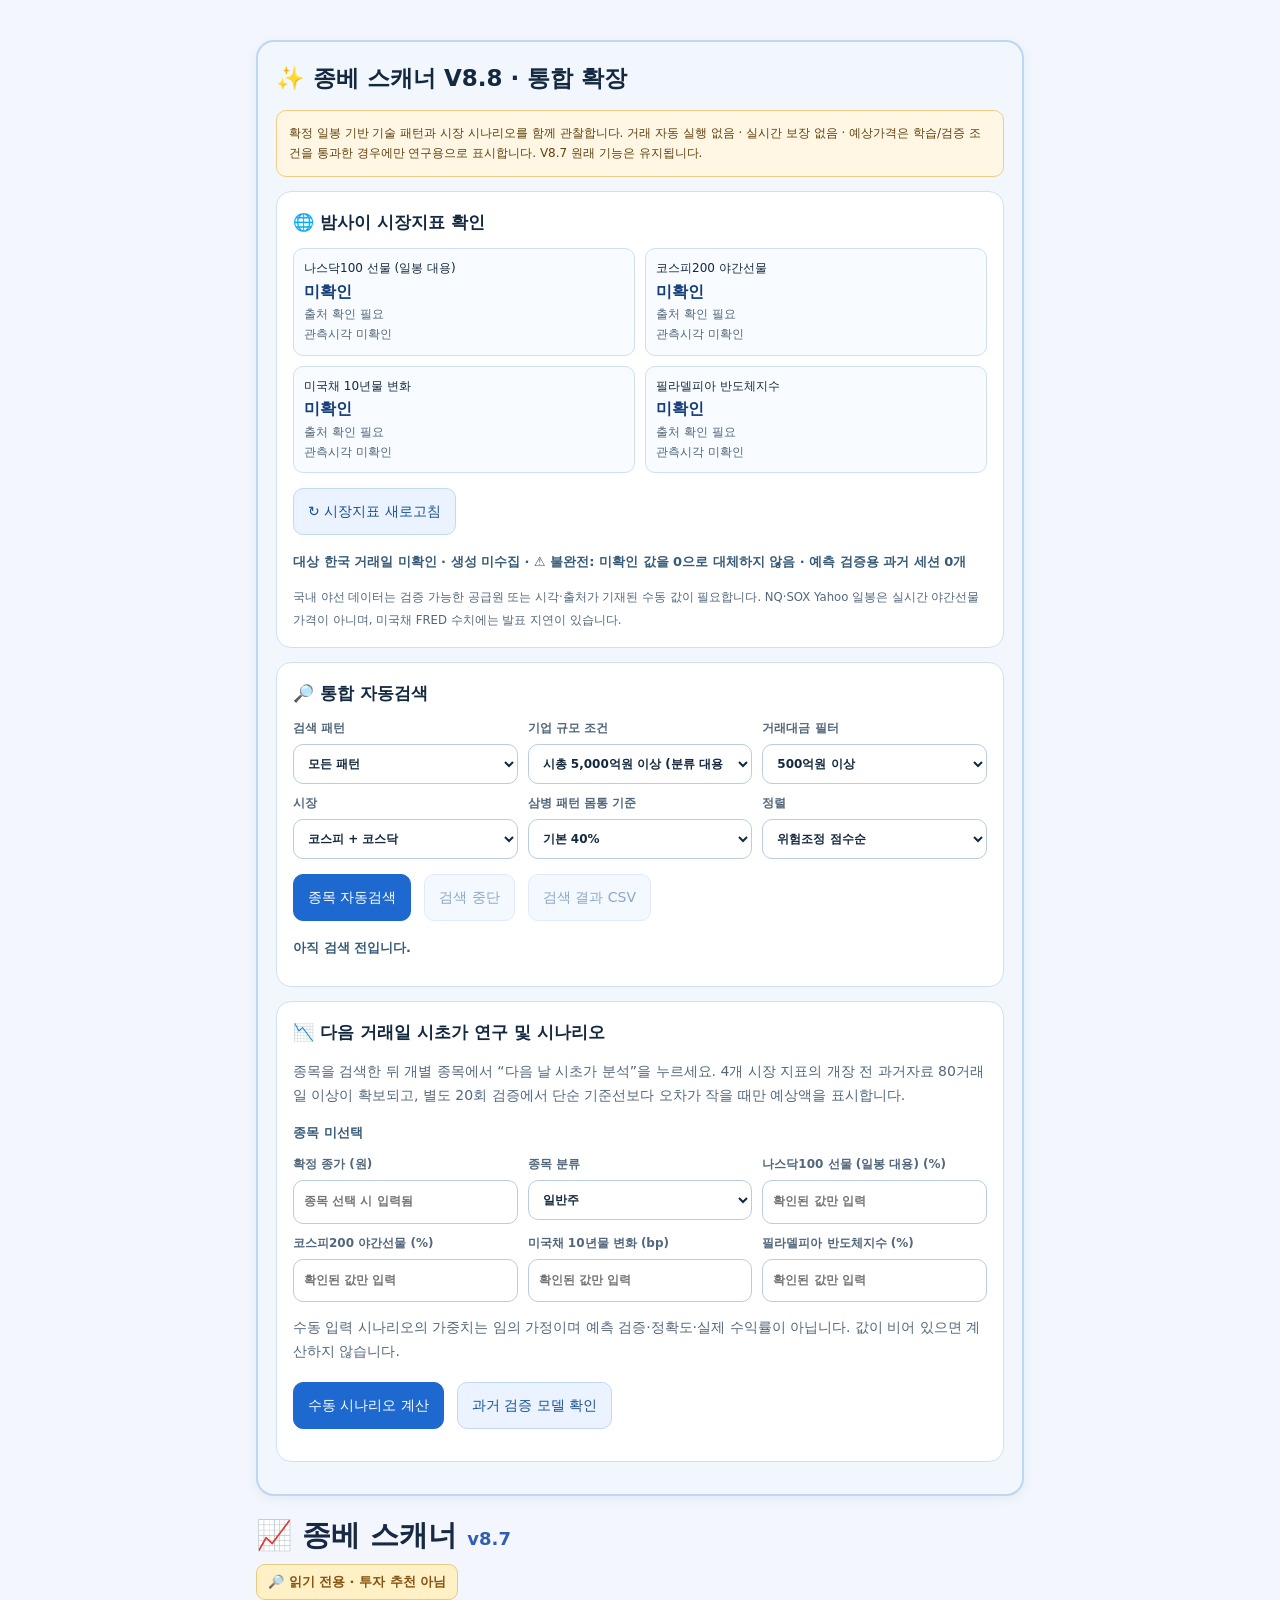
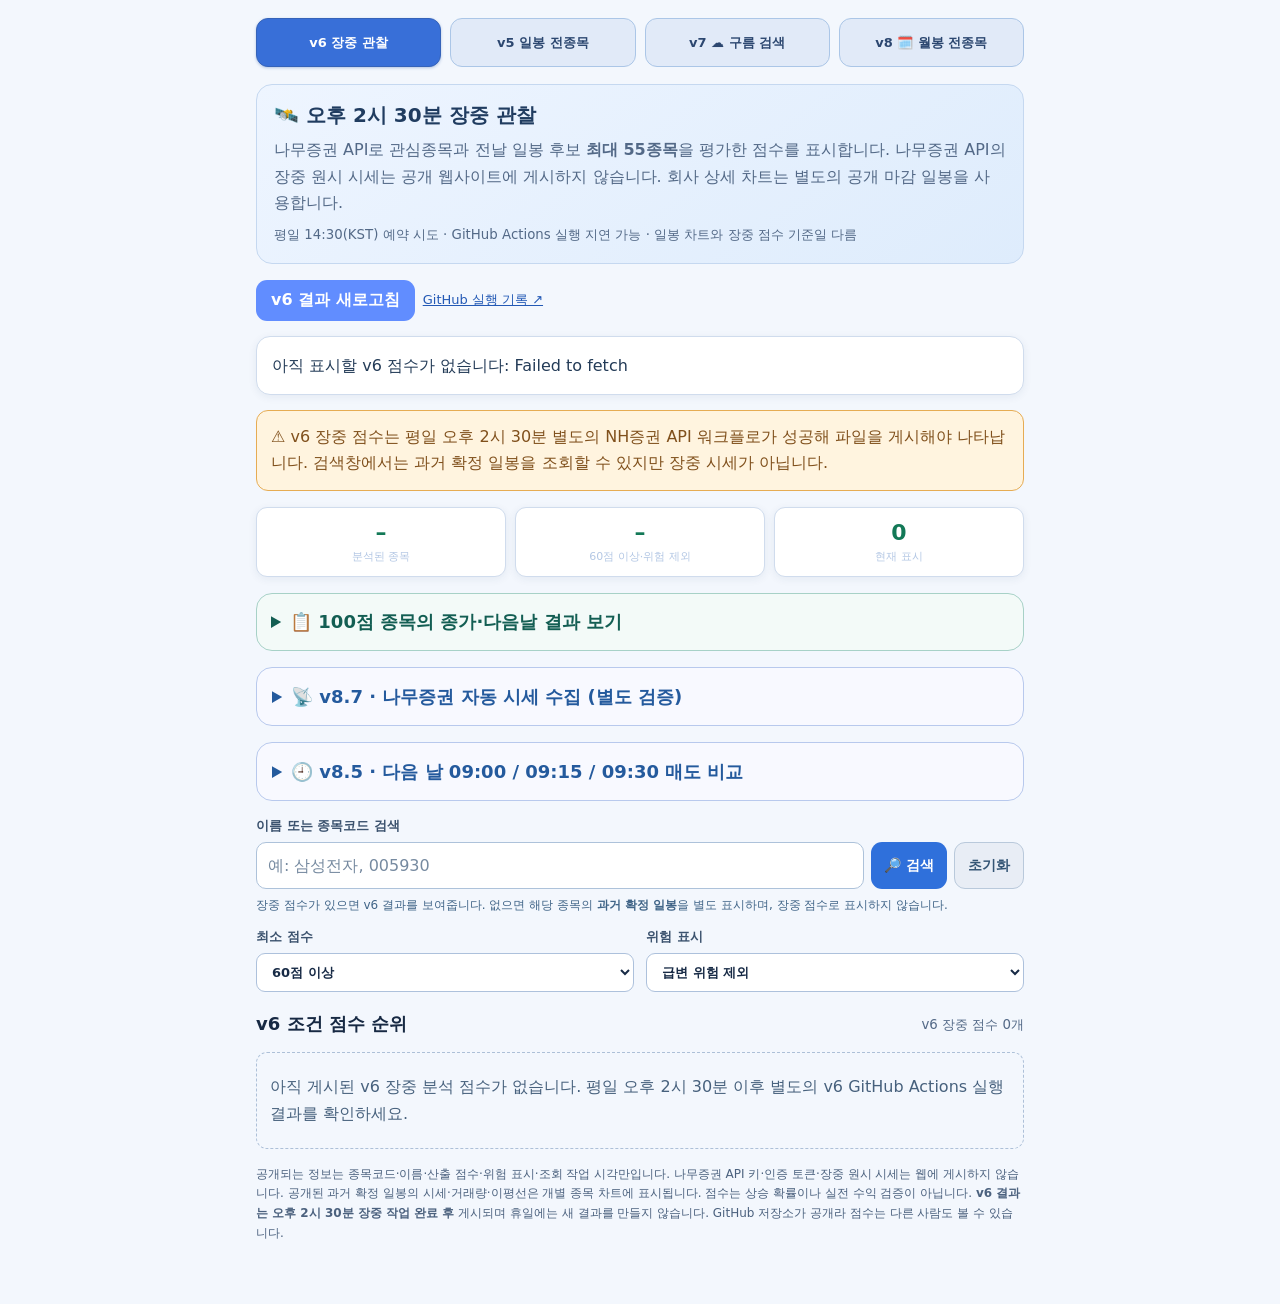
<file: heikin-test.html>
<!doctype html>
<html lang="ko">
<head>
<meta charset="utf-8">
<meta name="viewport" content="width=device-width,initial-scale=1">
<title>종배 스캐너 · 하이킨 아시 테스트</title>
<style>body{font-family:system-ui,sans-serif;margin:20px;color:#20334e}#status{padding:15px;border:1px solid #bbccdd;border-radius:10px;background:#f4f8fd}</style>
</head>
<body>
<div id="status" role="status">종배 스캐너 원본을 불러오는 중입니다…</div>
<script>
/* Experiment-only launcher. Leaves index.html intact; loads a same-origin copy and
   inserts the Heikin-Ashi add-on AFTER the inline original chart script. */
(async()=>{
  const status=document.getElementById('status');
  try{
    const response=await fetch('./index.html',{cache:'no-store'});
    if(!response.ok)throw Error('원본 index.html을 불러오지 못했습니다 (HTTP '+response.status+')');
    const html=await response.text();
    const marker='</body></html>';
    if(!html.includes(marker))throw Error('원본 페이지 형식이 달라 안전하게 연결할 수 없습니다.');
    if(html.includes('src="./jongbe-heikin-ashi-test.js"'))throw Error('원본 페이지에 하이킨 아시가 이미 연결돼 있습니다.');
    const upgraded=html.replace(marker,'<script defer src="./jongbe-heikin-ashi-test.js"><\/script>\n'+marker);
    if(upgraded===html)throw Error('하이킨 아시 연결에 실패했습니다.');
    document.open();document.write(upgraded);document.close();
  }catch(e){status.textContent='⚠️ 테스트 페이지를 불러오지 못했습니다: '+e.message;}
})();
</script>
</body>
</html>
</file>
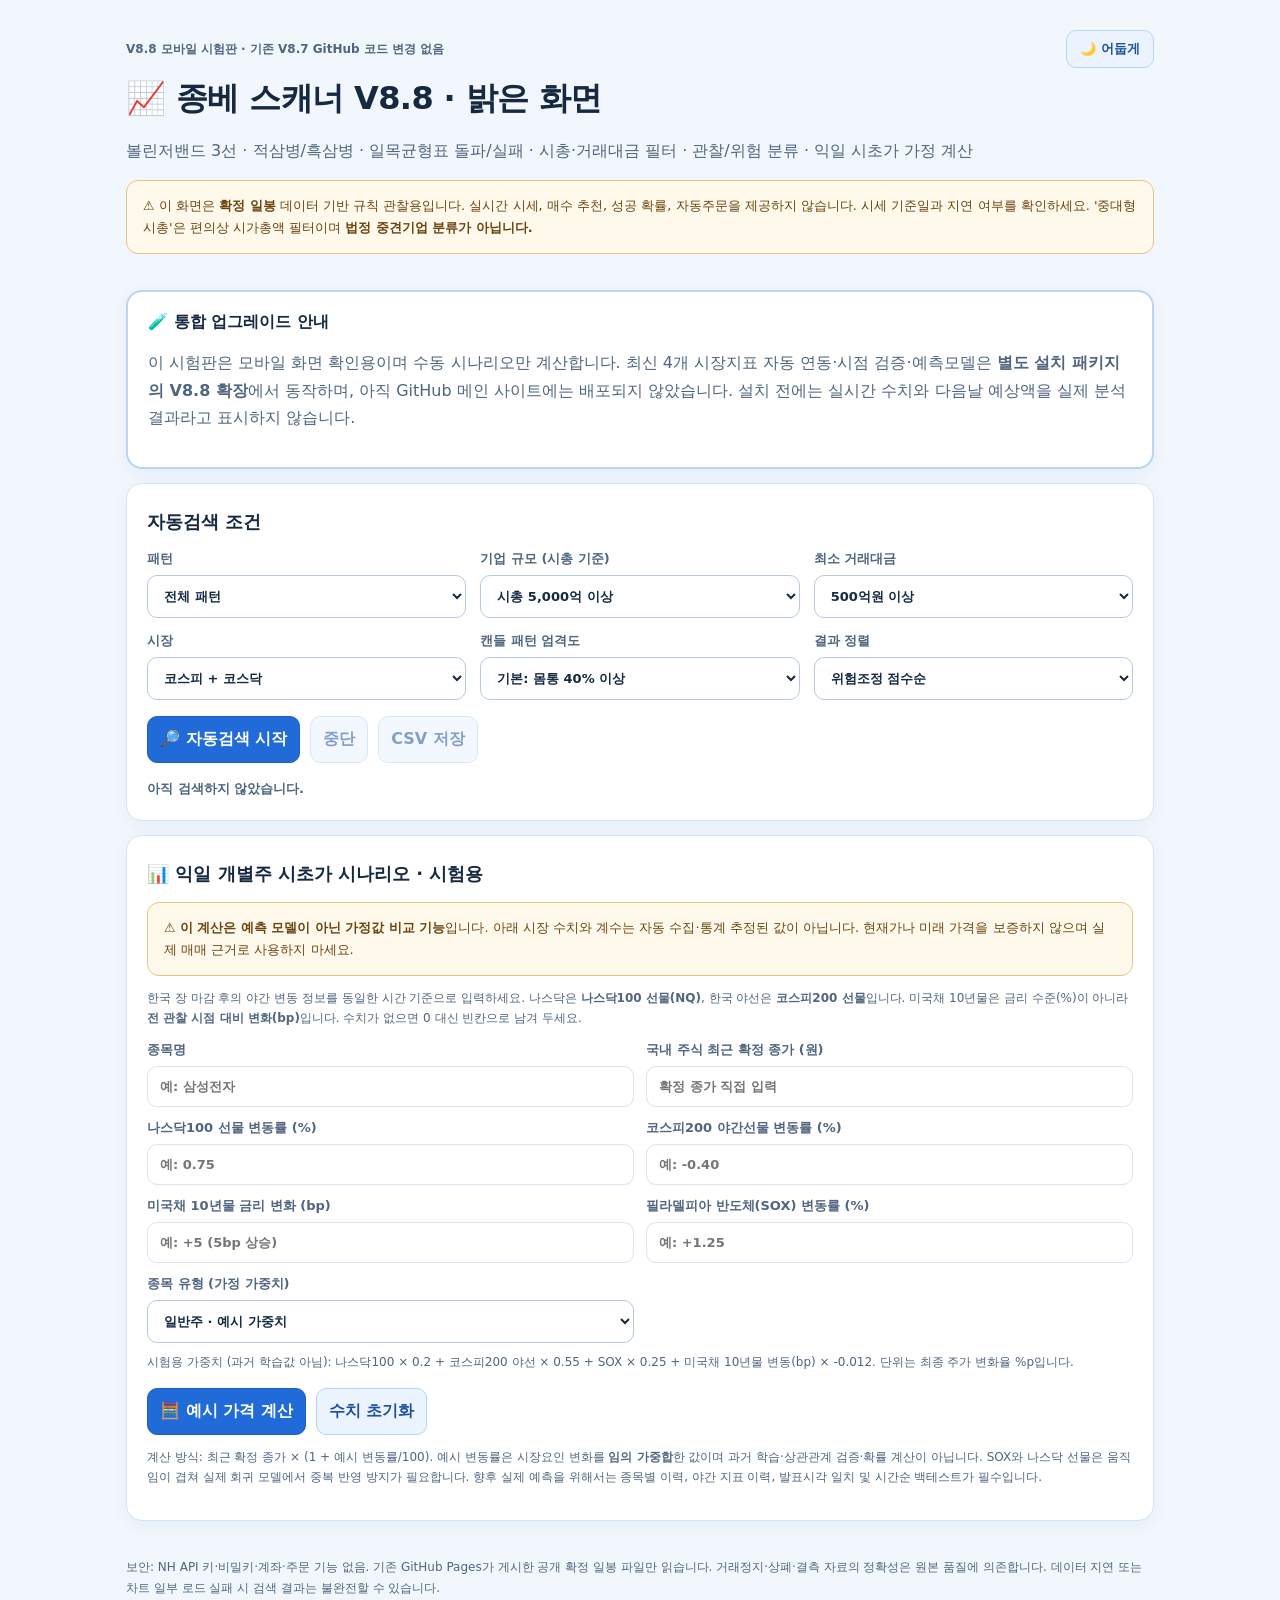
<file: V88-모바일-시험판.html>
<!doctype html>
<html lang="ko">
<head>
<meta charset="utf-8"><meta name="viewport" content="width=device-width,initial-scale=1">
<meta name="theme-color" content="#f2f7fd"><title>종베 스캐너 V8.8 · 별도 미리보기</title>
<style>
:root{
  font-family:system-ui,-apple-system,"Noto Sans KR",sans-serif;
  color-scheme:light;
  --page:#f2f7fd;--ink:#162941;--muted:#50657f;--border:#d7e4f2;--panel:#ffffff;
  --button:#206bd8;--button-border:#1e61bd;--button-text:#ffffff;
  --sub-button:#ebf3ff;--sub-text:#20529b;--sub-border:#bcd3ef;
  --notice:#fff9eb;--notice-border:#e7c580;--notice-text:#694411;
  --stat:#eaf3ff;--tag:#edf4fd;--tag-text:#365878;--details:#20569d;
  --pill:#e7effa;--pill-text:#3c546f;--positive:#def5e9;--positive-text:#146345;
  --negative:#ffe5e5;--negative-text:#a32733;--chart-bg:#ffffff;
  --chart-upper:#ae722b;--chart-middle:#315e9d;--chart-lower:#2699c6;
  --candle-up:#df4e53;--candle-down:#246cc8;--error:#a32733;
  background:var(--page);color:var(--ink)
}
:root[data-theme="dark"]{
  color-scheme:dark;
  --page:#0d172a;--ink:#f1f5fc;--muted:#bdcee5;--border:#344863;--panel:#17253d;
  --button:#2d64b5;--button-border:#4788df;--button-text:#fff;
  --sub-button:#293a54;--sub-text:#e6f0ff;--sub-border:#52668b;
  --notice:#292336;--notice-border:#a98037;--notice-text:#ffe5a3;
  --stat:#243451;--tag:#273c59;--tag-text:#d7e4f6;--details:#b8ddff;
  --pill:#2d415a;--pill-text:#dde5f1;--positive:#173d35;--positive-text:#8cf1b8;
  --negative:#54282f;--negative-text:#ffb3ad;--chart-bg:#101e33;
  --chart-upper:#eeb05d;--chart-middle:#bed7f3;--chart-lower:#73c4ef;
  --candle-up:#ec6969;--candle-down:#4c9bff;--error:#ffb3ad
}
*{box-sizing:border-box}body{margin:0;background:var(--page)}
main{max-width:1060px;margin:auto;padding:22px 16px 64px}
h1{font-size:clamp(24px,4vw,32px);margin:9px 0 10px;letter-spacing:-.6px}
h2{font-size:18px;color:var(--ink);margin:6px 0 16px}
p{line-height:1.7;color:var(--muted)}
header{padding:8px 0 22px}.topline{display:flex;align-items:center;justify-content:space-between;gap:12px;flex-wrap:wrap}
.mini{font-size:12px;color:var(--muted);font-weight:600}
.notice{background:var(--notice);border:1px solid var(--notice-border);color:var(--notice-text);padding:14px 16px;border-radius:12px;font-size:13px;line-height:1.7}
.panel{border:1px solid var(--border);background:var(--panel);border-radius:16px;padding:20px;margin:14px 0;box-shadow:0 4px 16px rgba(20,61,107,.06)}
.controls{display:grid;grid-template-columns:repeat(3,minmax(0,1fr));gap:14px}
label{display:flex;flex-direction:column;gap:7px;color:var(--muted);font-weight:700;font-size:13px}
select,input,button{font:inherit;border:1px solid var(--border);border-radius:10px;padding:12px;min-width:0}
select,input{background:var(--panel);color:var(--ink);width:100%;border-color:#b6c9df}
input{border:1px solid var(--border);border-radius:10px;padding:12px;font:inherit}
:root[data-theme="dark"] select,:root[data-theme="dark"] input{background:#253753;border-color:#52668b}
button{cursor:pointer;background:var(--button);border-color:var(--button-border);font-weight:800;color:var(--button-text)}
button:disabled{opacity:.55;cursor:not-allowed}
button.secondary,button.theme-toggle{background:var(--sub-button);color:var(--sub-text);border-color:var(--sub-border)}
button.theme-toggle{font-size:13px;padding:9px 13px;white-space:nowrap}
button:focus-visible,select:focus-visible,input:focus-visible,summary:focus-visible{outline:3px solid #4d9bed;outline-offset:2px}
.row{display:flex;gap:10px;flex-wrap:wrap;align-items:center;margin-top:16px}
#status{font-weight:650;font-size:13px;color:var(--muted);line-height:1.6}
.stats{display:flex;flex-wrap:wrap;gap:8px;margin-top:12px}
.stat{background:var(--stat);border:1px solid var(--border);border-radius:10px;padding:9px 12px;font-size:12px;color:var(--ink)}.stat b{font-size:16px}
.card{background:var(--panel);border:1px solid var(--border);border-radius:14px;margin:11px 0;padding:16px;box-shadow:0 2px 12px rgba(20,61,107,.04)}
.cardtop{display:flex;gap:8px;justify-content:space-between;align-items:flex-start;flex-wrap:wrap}.title{font-weight:850;font-size:16px}.sub{font-size:12px;color:var(--muted);margin-top:5px;line-height:1.6}
.pill{border-radius:99px;padding:6px 10px;white-space:nowrap;font-size:12px;font-weight:800;background:var(--pill);color:var(--pill-text)}
.pill.signal{background:var(--positive);color:var(--positive-text)}.pill.danger{background:var(--negative);color:var(--negative-text)}
.tags{display:flex;flex-wrap:wrap;gap:6px;margin-top:10px}.tag{border-radius:6px;background:var(--tag);color:var(--tag-text);font-size:11px;padding:6px}
.detail{border-top:1px solid var(--border);margin-top:12px;padding-top:8px;color:var(--muted);font-size:12px;line-height:1.8}
details summary{cursor:pointer;font-weight:800;color:var(--details);padding:8px 0}
svg{display:block;width:100%;height:auto;background:var(--chart-bg);border:1px solid var(--border);border-radius:10px;margin:10px 0}
.legend{font-size:11px;color:var(--muted);margin:5px 0}.legend span{margin-right:10px}
#error{color:var(--error);white-space:pre-wrap;line-height:1.6}.hidden{display:none!important}
.assumption{font-size:12px;line-height:1.7;color:var(--muted)}
.scenario-result{background:var(--stat);border:1px solid var(--border);padding:14px;border-radius:12px;margin-top:15px;line-height:1.8}
.scenario-result strong{font-size:19px;color:var(--ink)}
.scenario-grid{display:grid;grid-template-columns:repeat(2,minmax(0,1fr));gap:12px}
.scenario-weights{font-size:12px;color:var(--muted);margin-top:9px;line-height:1.7}
footer{margin-top:22px;font-size:12px;color:var(--muted);line-height:1.8}
@media(max-width:760px){.controls{grid-template-columns:repeat(2,minmax(0,1fr))}.panel{padding:16px}.row>button:not(.theme-toggle){flex:1}}
@media(max-width:560px){.scenario-grid{grid-template-columns:1fr 1fr}}
@media(max-width:430px){.controls{grid-template-columns:1fr 1fr;gap:10px}.card{padding:13px}.panel{padding:14px}main{padding:18px 14px 60px}}
</style>
</head>
<body><main>
<header>
<div class="topline"><div class="mini">V8.8 모바일 시험판 · 기존 V8.7 GitHub 코드 변경 없음</div><button type="button" id="themeToggle" class="theme-toggle" aria-label="어두운 테마로 전환" aria-pressed="false">🌙 어둡게</button></div>
<h1>📈 종베 스캐너 V8.8 · 밝은 화면</h1>
<p>볼린저밴드 3선 · 적삼병/흑삼병 · 일목균형표 돌파/실패 · 시총·거래대금 필터 · 관찰/위험 분류 · 익일 시초가 가정 계산</p>
<div class="notice">⚠️ 이 화면은 <b>확정 일봉</b> 데이터 기반 규칙 관찰용입니다. 실시간 시세, 매수 추천, 성공 확률, 자동주문을 제공하지 않습니다. 시세 기준일과 지연 여부를 확인하세요. '중대형 시총'은 편의상 시가총액 필터이며 <b>법정 중견기업 분류가 아닙니다.</b></div>
</header>
<div class="panel" style="border:2px solid #bcd4ef"><strong>🧪 통합 업그레이드 안내</strong><p>이 시험판은 모바일 화면 확인용이며 수동 시나리오만 계산합니다. 최신 4개 시장지표 자동 연동·시점 검증·예측모델은 <b>별도 설치 패키지의 V8.8 확장</b>에서 동작하며, 아직 GitHub 메인 사이트에는 배포되지 않았습니다. 설치 전에는 실시간 수치와 다음날 예상액을 실제 분석 결과라고 표시하지 않습니다.</p></div>
<section class="panel" aria-labelledby="filtersTitle"><h2 id="filtersTitle">자동검색 조건</h2>
<div class="controls">
<label>패턴<select id="signal">
<option value="all">전체 패턴</option><option value="bb_reentry">볼린저 하단 이탈 후 재진입</option>
<option value="bb_squeeze_breakout">볼린저 스퀴즈 후 상단 돌파</option>
<option value="bb_breakout_volume">볼린저 상단 돌파 + 거래량 1.5배</option>
<option value="red_soldiers">적삼병</option><option value="black_soldiers">흑삼병</option>
<option value="cloud_breakout">구름대 상향 돌파</option><option value="cloud_failed">구름대 돌파 실패</option>
</select></label>
<label>기업 규모 (시총 기준)<select id="size">
<option value="large">시총 5,000억 이상</option><option value="all">전체 종목</option><option value="unknown">시총 미확인만</option>
</select></label>
<label>최소 거래대금<select id="turnover">
<option value="0">제한 없음</option><option value="100">100억원 이상</option><option value="500" selected>500억원 이상</option><option value="1000">1,000억원 이상</option>
</select></label>
<label>시장<select id="market"><option value="ALL">코스피 + 코스닥</option><option value="KOSPI">코스피</option><option value="KOSDAQ">코스닥</option></select></label>
<label>캔들 패턴 엄격도<select id="strict"><option value="0.4">기본: 몸통 40% 이상</option><option value="0.6">엄격: 몸통 60% 이상</option></select></label>
<label>결과 정렬<select id="order"><option value="score">위험조정 점수순</option><option value="money">거래대금순</option><option value="date">종목명순</option></select></label>
</div>
<div class="row"><button id="search">🔎 자동검색 시작</button><button id="cancel" class="secondary" disabled>중단</button><button id="export" class="secondary" disabled>CSV 저장</button></div>
<div class="row"><span id="status" role="status">아직 검색하지 않았습니다.</span></div><div id="error"></div>
</section>
<section class="panel" id="scenarioPanel" aria-labelledby="scenarioTitle">
<h2 id="scenarioTitle">📊 익일 개별주 시초가 시나리오 · 시험용</h2>
<div class="notice">⚠️ <b>이 계산은 예측 모델이 아닌 가정값 비교 기능</b>입니다. 아래 시장 수치와 계수는 자동 수집·통계 추정된 값이 아닙니다. 현재가나 미래 가격을 보증하지 않으며 실제 매매 근거로 사용하지 마세요.</div>
<p class="assumption">한국 장 마감 후의 야간 변동 정보를 동일한 시간 기준으로 입력하세요. 나스닥은 <b>나스닥100 선물(NQ)</b>, 한국 야선은 <b>코스피200 선물</b>입니다. 미국채 10년물은 금리 수준(%)이 아니라 <b>전 관찰 시점 대비 변화(bp)</b>입니다. 수치가 없으면 0 대신 빈칸으로 남겨 두세요.</p>
<div class="scenario-grid">
<label>종목명<input id="scenarioName" placeholder="예: 삼성전자" maxlength="60" autocomplete="off"></label>
<label>국내 주식 최근 확정 종가 (원)<input id="scenarioClose" type="number" min="1" step="1" placeholder="확정 종가 직접 입력"></label>
<label>나스닥100 선물 변동률 (%)<input id="scenarioNQ" type="number" min="-30" max="30" step="0.01" placeholder="예: 0.75"></label>
<label>코스피200 야간선물 변동률 (%)<input id="scenarioKOSPI" type="number" min="-30" max="30" step="0.01" placeholder="예: -0.40"></label>
<label>미국채 10년물 금리 변화 (bp)<input id="scenarioUST" type="number" min="-150" max="150" step="0.1" placeholder="예: +5 (5bp 상승)"></label>
<label>필라델피아 반도체(SOX) 변동률 (%)<input id="scenarioSOX" type="number" min="-30" max="30" step="0.01" placeholder="예: +1.25"></label>
<label>종목 유형 (가정 가중치)<select id="scenarioCategory"><option value="general">일반주 · 예시 가중치</option><option value="semis">반도체주 · 예시 가중치</option><option value="growth">기술·성장주 · 예시 가중치</option></select></label>
</div>
<div class="scenario-weights" id="scenarioWeights"></div>
<div class="row"><button id="scenarioCalculate" type="button">🧮 예시 가격 계산</button><button type="button" id="scenarioReset" class="secondary">수치 초기화</button></div>
<div id="scenarioResult" class="scenario-result hidden" role="status" aria-live="polite"></div>
<p class="assumption">계산 방식: 최근 확정 종가 × (1 + 예시 변동률/100). 예시 변동률은 시장요인 변화를 <b>임의 가중합</b>한 값이며 과거 학습·상관관계 검증·확률 계산이 아닙니다. SOX와 나스닥 선물은 움직임이 겹쳐 실제 회귀 모델에서 중복 반영 방지가 필요합니다. 향후 실제 예측을 위해서는 종목별 이력, 야간 지표 이력, 발표시각 일치 및 시간순 백테스트가 필수입니다.</p>
</section>
<div id="stats" class="stats"></div><div id="results" aria-live="polite"></div>
<button id="more" class="secondary hidden">결과 20개 더 보기</button>
<footer>보안: NH API 키·비밀키·계좌·주문 기능 없음. 기존 GitHub Pages가 게시한 공개 확정 일봉 파일만 읽습니다. 거래정지·상폐·결측 자료의 정확성은 원본 품질에 의존합니다. 데이터 지연 또는 차트 일부 로드 실패 시 검색 결과는 불완전할 수 있습니다.</footer>
</main>
<script>/* 종베 스캐너 v8.8 관찰 신호 분석 엔진 (확정 일봉 전용).
 * 이 스크립트는 조회/분석만 하며 매수·매도 주문을 수행하지 않는다.
 */
(function (root, factory) {
  const api = factory();
  if (typeof module === 'object' && module.exports) module.exports = api;
  else root.JongbeV88 = api;
})(typeof globalThis !== 'undefined' ? globalThis : this, function () {
  'use strict';
  const N = x => x === null || x === undefined || x === '' ? NaN : Number(x);
  const finite = Number.isFinite;
  const rolling = (values, length) => {
    const result = Array(values.length).fill(null);
    for (let i = length - 1; i < values.length; i++) {
      const slice = values.slice(i - length + 1, i + 1);
      if (slice.every(finite)) result[i] = slice.reduce((a, b) => a + b, 0) / length;
    }
    return result;
  };
  function bollinger(closes, period = 20, multiplier = 2) {
    const middle = rolling(closes, period);
    const upper = [], lower = [], width = [];
    for (let i = 0; i < closes.length; i++) {
      if (middle[i] === null || middle[i] <= 0) { upper.push(null); lower.push(null); width.push(null); continue; }
      const values = closes.slice(i - period + 1, i + 1);
      const variance = values.reduce((a, v) => a + (v - middle[i]) ** 2, 0) / period;
      const deviation = Math.sqrt(variance);
      upper.push(middle[i] + multiplier * deviation);
      lower.push(middle[i] - multiplier * deviation);
      width.push(deviation * multiplier * 2 / middle[i]);
    }
    return { upper, middle, lower, width };
  }
  const midpoint = (b, e, i) => {
    if (i < b - 1) return null;
    const arr = e.slice(i - b + 1, i + 1);
    if (arr.length !== b || !arr.every(x => finite(x.high) && finite(x.low))) return null;
    return (Math.max(...arr.map(x => x.high)) + Math.min(...arr.map(x => x.low))) / 2;
  };
  function cloud(bars) {
    // 오늘 실제 구름대는 26거래일 전에 계산한 선행스팬을 26일 우측 이동한 값이다.
    const ceiling = Array(bars.length).fill(null), floor = Array(bars.length).fill(null);
    for (let i = 0; i < bars.length; i++) {
      const shifted = i - 26;
      if (shifted < 0) continue;
      const tenkan = midpoint(9, bars, shifted);
      const kijun = midpoint(26, bars, shifted);
      const spanB = midpoint(52, bars, shifted);
      if ([tenkan, kijun, spanB].every(finite)) {
        const spanA = (tenkan + kijun) / 2;
        ceiling[i] = Math.max(spanA, spanB);
        floor[i] = Math.min(spanA, spanB);
      }
    }
    return { ceiling, floor };
  }
  function soldier(bars, direction, strictness = 0.40) {
    const group = bars.slice(-3);
    if (group.length !== 3) return false;
    for (let i = 0; i < 3; i++) {
      const b = group[i];
      if (b.high <= b.low) return false;
      const body = Math.abs(b.close - b.open) / (b.high - b.low);
      if (body < strictness) return false;
      if (direction === 'red' && b.close <= b.open) return false;
      if (direction === 'black' && b.close >= b.open) return false;
      if (i > 0) {
        if (direction === 'red' && (b.close <= group[i - 1].close || b.open < group[i - 1].open)) return false;
        if (direction === 'black' && (b.close >= group[i - 1].close || b.open > group[i - 1].open)) return false;
      }
    }
    return true;
  }
  function parseBars(records) {
    if (!Array.isArray(records)) return [];
    return records.map(row => ({
      date: String(row?.[0] ?? ''), open: N(row?.[1]), high: N(row?.[2]),
      low: N(row?.[3]), close: N(row?.[4]), volume: N(row?.[5])
    })).filter(b => /^\d{4}-\d{2}-\d{2}$/.test(b.date) &&
      [b.open, b.high, b.low, b.close, b.volume].every(finite) &&
      b.open > 0 && b.close > 0 && b.high >= Math.max(b.low, b.open, b.close) &&
      b.low <= Math.min(b.open, b.close) && b.low > 0 && b.volume >= 0)
      .sort((a, b) => a.date.localeCompare(b.date));
  }
  function analyze(records, opts = {}) {
    const bars = parseBars(records), n = bars.length, signals = [];
    const result = { ready: false, bars, signals, bb: null, cloud: null, avgVolume: null,
      latest: bars.at(-1) || null, reason: '', risk: 'watch' };
    if (n < 80) { result.reason = '80거래일 미만으로 볼린저·일목 계산에 필요한 자료가 부족합니다.'; return result; }
    const closes = bars.map(x => x.close);
    const bb = bollinger(closes), c = cloud(bars), t = n - 1, p = t - 1;
    result.ready = true; result.bb = bb; result.cloud = c;
    const volumes = bars.slice(-21, -1).map(x => x.volume); // 오늘 제외 20일 평균
    const avg = volumes.length === 20 ? volumes.reduce((a, b) => a + b, 0) / 20 : null;
    result.avgVolume = avg;
    result.volumeRatio = avg > 0 ? bars[t].volume / avg : null;
    const bbNowValid = [bb.upper[t], bb.lower[t], bb.upper[p], bb.lower[p]].every(finite);
    const crossedUp = bbNowValid && closes[t] > bb.upper[t] && closes[p] <= bb.upper[p];
    if (bbNowValid && closes[p] < bb.lower[p] && closes[t] >= bb.lower[t]) signals.push('bb_reentry');
    if (crossedUp && result.volumeRatio !== null && result.volumeRatio >= 1.5) signals.push('bb_breakout_volume');
    // 직전까지 밴드폭이 최근 40일 폭의 하위 20%인 경우만 보수적으로 수축으로 간주.
    const previousWidths = bb.width.slice(Math.max(0, p - 39), p + 1).filter(finite).sort((a, b) => a - b);
    const squeeze = previousWidths.length >= 35 && bb.width[p] !== null &&
      bb.width[p] <= previousWidths[Math.floor((previousWidths.length - 1) * 0.2)];
    if (crossedUp && squeeze) signals.push('bb_squeeze_breakout');
    if (soldier(bars, 'red', Number(opts.strictness ?? 0.40))) signals.push('red_soldiers');
    if (soldier(bars, 'black', Number(opts.strictness ?? 0.40))) signals.push('black_soldiers');
    if (finite(c.ceiling[t]) && finite(c.ceiling[p])) {
      if (closes[p] <= c.ceiling[p] && closes[t] > c.ceiling[t]) signals.push('cloud_breakout');
      // 최근 10일 안에 처음 구름대 상향 돌파하고 이후 다시 구름대 하단으로 내려온 종목.
      if (finite(c.floor[t]) && closes[t] < c.floor[t]) {
        for (let j = Math.max(1, t - 10); j < t; j++) {
          if (finite(c.ceiling[j]) && finite(c.ceiling[j - 1]) &&
            closes[j - 1] <= c.ceiling[j - 1] && closes[j] > c.ceiling[j]) {
            signals.push('cloud_failed'); break;
          }
        }
      }
    }
    if (signals.includes('black_soldiers') || signals.includes('cloud_failed')) result.risk = 'danger';
    else if (signals.length) result.risk = 'signal';
    result.reason = signals.length ? '확정 일봉 기반 조건 발견' : '설정한 기술적 조건이 발생하지 않음';
    return result;
  }
  return { parseBars, rolling, bollinger, cloud, soldier, analyze };
});
</script>
<script>
(() => {
'use strict';
const $=id=>document.getElementById(id);
// 파일 뷰어(content://)에서 저장소 접근이 차단되어도 화면 전환은 작동하도록 예외 처리.
const THEME_KEY='jongbe-v88-theme';
let chosenTheme='light';
try{const saved=localStorage.getItem(THEME_KEY);if(saved==='dark'||saved==='light')chosenTheme=saved}catch(_){/* 파일 뷰어 */}
function paintTheme(theme){
 chosenTheme=theme==='dark'?'dark':'light';
 document.documentElement.setAttribute('data-theme',chosenTheme);
 const btn=$('themeToggle');btn.textContent=chosenTheme==='light'?'🌙 어둡게':'☀️ 밝게';
 btn.setAttribute('aria-label',chosenTheme==='light'?'어두운 테마로 전환':'밝은 테마로 전환');
 btn.setAttribute('aria-pressed',String(chosenTheme==='dark'));
 document.querySelector('meta[name="theme-color"]').setAttribute('content',chosenTheme==='light'?'#f2f7fd':'#0d172a');
}
paintTheme(chosenTheme);
$('themeToggle').addEventListener('click',()=>{paintTheme(chosenTheme==='light'?'dark':'light');try{localStorage.setItem(THEME_KEY,chosenTheme)}catch(_){}});
// v8.8 개별주 익일 시초가 가정 시나리오 (실제 시세 추정 모델 아님)
// 아래 가중치는 오직 화면 동작 확인용 임의 예시이며 과거 통계로 학습되지 않았음.
const scenarioWeights={
 general:{nq:0.20,kospi:0.55,sox:0.25,rate:-0.012},
 semis:{nq:0.20,kospi:0.25,sox:0.55,rate:-0.012},
 growth:{nq:0.45,kospi:0.35,sox:0.20,rate:-0.020}
};
function showScenarioWeights(){
 const w=scenarioWeights[$('scenarioCategory').value];
 $('scenarioWeights').textContent=`시험용 가중치 (과거 학습값 아님): 나스닥100 × ${w.nq} + 코스피200 야선 × ${w.kospi} + SOX × ${w.sox} + 미국채 10년물 변동(bp) × ${w.rate}. 단위는 최종 주가 변화율 %p입니다.`;
 $('scenarioResult').classList.add('hidden');
}
$('scenarioCategory').addEventListener('change',showScenarioWeights);
showScenarioWeights();
$('scenarioReset').addEventListener('click',()=>{
 for(const id of ['scenarioName','scenarioClose','scenarioNQ','scenarioKOSPI','scenarioUST','scenarioSOX'])$(id).value='';
 $('scenarioCategory').value='general';showScenarioWeights();
});
$('scenarioCalculate').addEventListener('click',()=>{
 const out=$('scenarioResult');out.classList.remove('hidden');out.replaceChildren();
 const ids=['scenarioClose','scenarioNQ','scenarioKOSPI','scenarioUST','scenarioSOX'];
 if(ids.some(id=>$(id).value.trim()==='')){out.textContent='계산하려면 확정 종가와 시장 지표 네 가지의 실제 관찰값을 모두 입력하세요. 값이 없다고 0으로 가정하지 않습니다.';return;}
 const [price,nq,kospi,ust,sox]=ids.map(id=>Number($(id).value));
 if(!Number.isFinite(price)||price<=0||price>1e9||![nq,kospi,sox].every(v=>Number.isFinite(v)&&Math.abs(v)<=30)||!Number.isFinite(ust)||Math.abs(ust)>150){out.textContent='입력 범위를 확인하세요. 종가는 1원 이상, 지수 변동률은 ±30% 이내, 금리 변화는 ±150bp 이내로 입력합니다.';return;}
 const w=scenarioWeights[$('scenarioCategory').value];
 const contributions={NQ:nq*w.nq,야선:kospi*w.kospi,SOX:sox*w.sox,금리:ust*w.rate};
 const pct=Object.values(contributions).reduce((a,b)=>a+b,0);
 const hypothetical=Math.max(0,Math.round(price*(1+pct/100)));
 const name=$('scenarioName').value.trim()||'선택 종목';
 const headline=document.createElement('strong');headline.textContent=`${name} · 예시 시초가 ${hypothetical.toLocaleString('ko-KR')}원`;
 const detail=document.createElement('div');detail.textContent=`입력 종가 ${Math.round(price).toLocaleString('ko-KR')}원 × 가정변화 ${pct>=0?'+':''}${pct.toFixed(2)}% = ${hypothetical.toLocaleString('ko-KR')}원`;
 const basis=document.createElement('div');basis.className='assumption';basis.textContent=`기여값(퍼센트포인트): 나스닥 ${contributions.NQ.toFixed(2)}, 야선 ${contributions.야선.toFixed(2)}, SOX ${contributions.SOX.toFixed(2)}, 금리 ${contributions.금리.toFixed(2)}. 시장 변동 시각 일치 확인 필요.`;
 const caveat=document.createElement('div');caveat.className='assumption';caveat.textContent='⚠️ 통계적 예상액이 아닌 수동 입력 가정 시나리오입니다. 추정 신뢰구간, 맞을 확률, 실거래 기대수익이 아닙니다.';
 out.append(headline,detail,basis,caveat);
});
const base=(location.hostname.endsWith('.github.io')&&location.pathname.includes('jongbe-scanner'))?'./':'https://parksunghwa77.github.io/jongbe-scanner/';
const labels={bb_reentry:'볼린저 하단 재진입',bb_squeeze_breakout:'스퀴즈 후 상단 돌파',bb_breakout_volume:'상단 돌파+거래량',red_soldiers:'적삼병',black_soldiers:'흑삼병',cloud_breakout:'구름대 상향 돌파',cloud_failed:'구름대 돌파 실패'};
let active=null,last=[],shown=20,asof='-',incomplete=false;
const money=n=>Number(n||0).toLocaleString('ko-KR');
const safeNumber=n=>Number.isFinite(Number(n))?Number(n):null;
const make=(type,cls,content)=>{const el=document.createElement(type);if(cls)el.className=cls;if(content!==undefined)el.textContent=String(content);return el};
function setStatus(t){$('status').textContent=t;}
function abort(){if(active){active.abort();active=null;setStatus('사용자가 검색을 중단했습니다. 이전 검색 결과는 더 이상 사용하지 마세요.');$('search').disabled=false;$('cancel').disabled=true;}}
$('cancel').addEventListener('click',abort);
const getJSON=async(path,signal)=>{const res=await fetch(base+path,{signal,cache:'no-store'});if(!res.ok)throw Error(path+' HTTP '+res.status);return res.json()};
function chartSVG(analysis){
 const bars=analysis.bars.slice(-60),bands=analysis.bb,offset=analysis.bars.length-bars.length;
 if(!bars.length)return document.createTextNode('차트 없음');
 const W=760,H=290,pad=26,innerW=W-pad*2,innerH=H-pad*2;
 const values=bars.flatMap((b,i)=>[b.low,b.high,bands.lower[offset+i],bands.upper[offset+i]].filter(Number.isFinite));
 const lo=Math.min(...values),hi=Math.max(...values),range=Math.max(hi-lo,1);
 const y=v=>pad+(hi-v)/range*innerH,x=i=>pad+(i+.5)*innerW/bars.length;
 const svg=document.createElementNS('http://www.w3.org/2000/svg','svg');svg.setAttribute('viewBox',`0 0 ${W} ${H}`);svg.setAttribute('role','img');svg.setAttribute('aria-label','최근 60거래일 캔들과 볼린저 상단, 중심, 하단 3선');
 const nsel=(tag,attrs)=>{const e=document.createElementNS('http://www.w3.org/2000/svg',tag);for(const [k,v]of Object.entries(attrs))e.setAttribute(k,String(v));svg.append(e);return e};
 const bandsDef=[['upper','var(--chart-upper)'],['middle','var(--chart-middle)'],['lower','var(--chart-lower)']];
 for(const [key,color] of bandsDef){const pts=bars.map((_,i)=>({i,v:bands[key][offset+i]})).filter(z=>Number.isFinite(z.v)).map(z=>`${x(z.i).toFixed(1)},${y(z.v).toFixed(1)}`).join(' ');if(pts)nsel('polyline',{points:pts,fill:'none',stroke:color,'stroke-width':'2'});}
 bars.forEach((b,i)=>{const xx=x(i),rising=b.close>=b.open,color=rising?'var(--candle-up)':'var(--candle-down)';nsel('line',{x1:xx,x2:xx,y1:y(b.high),y2:y(b.low),stroke:color,'stroke-width':'1.1'});const top=Math.min(y(b.open),y(b.close)),height=Math.max(1.3,Math.abs(y(b.close)-y(b.open)));nsel('rect',{x:xx-Math.max(1,innerW/bars.length*.29),y:top,width:Math.max(2,innerW/bars.length*.58),height,fill:color});});
 return svg;
}
function render(){
 const out=$('results');out.replaceChildren();const slice=last.slice(0,shown);
 if(!last.length){out.append(make('p','','조건에 맞는 종목이 없거나 차트 파일을 확인하지 못했습니다.'));$('more').classList.add('hidden');return;}
 for(const row of slice){const {stock:x,analysis:a,cap}=row;
 const card=make('article','card'),top=make('div','cardtop'),left=make('div');
 left.append(make('div','title',`${x.name} (${x.code})`),make('div','sub',`${x.market} · 종가 ${money(x.price)}원 · 종베 ${x.score??'-'}점 · 위험 ${x.risk_score??'미계산'} · 거래대금 ${money(x.value_eok)}억원`));
 const danger=a.risk==='danger'||x.risk_level==='high'||x.chase_risk===true;
 const pill=make('span','pill '+(danger?'danger':'signal'),danger?'🔴 위험 관찰':'🟢 상승 조건 관찰');top.append(left,pill);card.append(top);
 const tags=make('div','tags');for(const name of a.signals)tags.append(make('span','tag',labels[name]||name));card.append(tags);
 const d=document.createElement('details'),summary=make('summary','','자세히: 3선 차트·설명·지표');d.append(summary);
 const detail=make('div','detail');const threshold=cap===null?'시가총액 미확인':`시가총액 ${(cap/1e8).toLocaleString('ko-KR',{maximumFractionDigits:0})}억원`;
 const rv=a.volumeRatio==null?'확인 불가':a.volumeRatio.toFixed(2)+'배';
 detail.append(make('div','',`${threshold} · 거래량/전20일 ${rv} · 데이터 기준일 ${asof}`));
 detail.append(make('div','',danger?'과열·하락 조건이 감지됐습니다. 매매 전 별도 검증이 필요합니다.':'기술적 조건 충족은 수익 확률이나 매수 추천이 아닙니다.'));
 detail.append(make('div','legend','주황: 볼린저 상단 | 연하늘: 중심선(20일) | 파랑: 하단 | 빨강/파랑: 양봉/음봉'));
 d.addEventListener('toggle',()=>{if(d.open&&!detail.querySelector('svg'))detail.append(chartSVG(a))});d.append(detail);card.append(d);const scenarioBtn=make('button','secondary','📊 이 종목으로 시초가 시나리오');scenarioBtn.type='button';scenarioBtn.style.cssText='font-size:12px;margin-top:10px';scenarioBtn.addEventListener('click',()=>{ $('scenarioName').value=String(x.name||'');$('scenarioClose').value=String(x.price||'');$('scenarioResult').classList.add('hidden');$('scenarioPanel').scrollIntoView({behavior:'smooth',block:'start'});});card.append(scenarioBtn);out.append(card);
 }
 $('more').classList.toggle('hidden',shown>=last.length);
}
$('more').addEventListener('click',()=>{shown+=20;render()});
function stats(values){const s=$('stats');s.replaceChildren();for(const [label,n] of values)s.append(make('div','stat',`${label}: ${money(n)}`));}
function adjusted(x){const base=safeNumber(x.score)||0;const risk=safeNumber(x.risk_score);return base-(risk!==null?Math.min(40,Math.round(risk*.5)):0);}
$('export').addEventListener('click',()=>{if(!last.length)return;const cols=['code','name','market','date','price','score','risk_score','value_eok','market_cap_krw','signals','observation'];const safeCsv=v=>'"'+String(v??'').replaceAll('"','""')+'"';const rows=[cols.join(',')];for(const r of last){const x=r.stock;const row=[x.code,x.name,x.market,asof,x.price,x.score,x.risk_score,x.value_eok,r.cap,r.analysis.signals.map(v=>labels[v]).join('|'),r.analysis.risk];rows.push(row.map(safeCsv).join(','));}const blob=new Blob(['\ufeff'+rows.join('\r\n')],{type:'text/csv;charset=utf-8'});const u=URL.createObjectURL(blob),a=make('a');a.href=u;a.download=`jongbe-v88-${asof}.csv`;document.body.append(a);a.click();a.remove();setTimeout(()=>URL.revokeObjectURL(u),2000)});
$('search').addEventListener('click',async()=>{
 if(active)abort();const ctrl=new AbortController();active=ctrl;$('search').disabled=true;$('cancel').disabled=false;$('export').disabled=true;
 $('error').textContent='';$('results').replaceChildren();$('stats').replaceChildren();last=[];shown=20;incomplete=false;
 const opts={signal:$('signal').value,size:$('size').value,turnover:Number($('turnover').value),market:$('market').value,strictness:Number($('strict').value),order:$('order').value};
 try {
  setStatus('공개 확정 일봉 종목 목록을 조회 중…');
  const listing=await getJSON('results.json?rnd='+Date.now(),ctrl.signal);
  if(!Array.isArray(listing.rows)||!/^\d{4}-\d{2}-\d{2}$/.test(listing.asof||''))throw Error('정상적인 확정 일봉이 게시되지 않았습니다. GitHub Actions 자동 분석 상태를 확인하세요.');
  asof=listing.asof;
  const delayed=listing.data_status==='delayed'||(listing.expected_asof&&listing.expected_asof>asof);
  if(delayed)$('error').textContent=`⚠️ 원본 데이터 지연: 기준일 ${asof}, 기대일 ${listing.expected_asof||'미확인'}. 당일 매매 판단에 사용하지 마세요.\n`;
  const universe=listing.rows.filter(x=>/^\d{6}$/.test(String(x.code))&&(opts.market==='ALL'||x.market===opts.market)&&Number(x.value_eok)>=opts.turnover);
  const groups=new Map();for(const x of universe){const pre=String(x.code).slice(0,2);if(!groups.has(pre))groups.set(pre,[]);groups.get(pre).push(x);}
  const entries=[...groups.entries()];let cursor=0,done=0,failed=0,scanned=0,unknown=0;
  async function worker(){while(cursor<entries.length){const entry=entries[cursor++],prefix=entry[0],rows=entry[1];
   if(ctrl.signal.aborted)throw DOMException('Aborted','AbortError');
   try {const blob=await getJSON(`charts/${prefix}.json?asof=${encodeURIComponent(asof)}`,ctrl.signal);
    if(blob.schema!=='jongbe-ohlcv-v1'||blob.asof!==asof||typeof blob.stocks!=='object')throw Error('기준일 또는 차트 형식 불일치');
    for(const x of rows){const c=blob.profiles?.[x.code]?.market_cap_krw,cap=c===null||c===undefined||!Number.isFinite(Number(c))?null:Number(c);
     if(cap===null)unknown++;
     if(opts.size==='large'&&(cap===null||cap<5000*1e8))continue;
     if(opts.size==='unknown'&&cap!==null)continue;
     const a=JongbeV88.analyze(blob.stocks?.[x.code],{strictness:opts.strictness});scanned++;
     if(!a.ready||!a.signals.length||(opts.signal!=='all'&&!a.signals.includes(opts.signal)))continue;
     last.push({stock:x,analysis:a,cap});
    }
   }catch(e){if(ctrl.signal.aborted)throw e;failed++;incomplete=true;}
   done++;setStatus(`기준일 ${asof} · 차트 묶음 ${done}/${entries.length} · 기술 조건 발견 ${last.length}건 · 파일 실패 ${failed}건`);
  }}
  await Promise.all(Array.from({length:Math.min(4,entries.length)},worker));
  if(ctrl.signal.aborted)return;
  if(opts.order==='score')last.sort((a,b)=>adjusted(b.stock)-adjusted(a.stock)||Number(b.stock.value_eok)-Number(a.stock.value_eok));
  if(opts.order==='money')last.sort((a,b)=>Number(b.stock.value_eok)-Number(a.stock.value_eok));
  if(opts.order==='date')last.sort((a,b)=>String(a.stock.name).localeCompare(String(b.stock.name),'ko'));
  render();$('export').disabled=!last.length;
  stats([['후보',universe.length],['기술조건 발견',last.length],['분석 검토',scanned],['시총 미확인',unknown],['파일 오류',failed]]);
  setStatus(`완료 · 확정 일봉 ${asof} · 조건 발견 ${last.length}건`+(failed?` · ⚠️ ${failed}개 차트 묶음 조회 실패, 결과 불완전`:''));
  if(failed)$('error').textContent+=`⚠️ ${failed}개 차트 묶음을 읽지 못해 검색 결과가 누락될 수 있습니다.\n`;
 }catch(e){if(e.name!=='AbortError'){setStatus('검색 실패');$('error').textContent+='오류: '+e.message;}}
 finally{if(active===ctrl){active=null;$('search').disabled=false;$('cancel').disabled=true;}}
});
})();
</script>
</body></html>
</file>
<file: v88/v88-style.css>
/* v8.8 extension styles; scoped so V8.7 elements do not change. */
#v88Root{--v88-bg:#f2f7fd;--v88-card:#fff;--v88-ink:#142940;--v88-muted:#52677c;--v88-border:#cfe0f1;--v88-blue:#1e69d0;--v88-pale:#eaf3ff;--v88-amber:#fff6e3;--v88-red:#fce8e8;color:var(--v88-ink);background:var(--v88-bg);border:2px solid #bdd6f3;border-radius:18px;padding:18px;margin:20px 0;font:14px/1.65 system-ui,-apple-system,'Noto Sans KR',sans-serif;box-shadow:0 3px 12px #335a8114}
#v88Root,#v88Root *{box-sizing:border-box}#v88Root h2,#v88Root h3{color:var(--v88-ink);margin:0 0 12px}#v88Root h2{font-size:23px}#v88Root h3{font-size:17px}
#v88Root p,#v88Root small{color:var(--v88-muted);line-height:1.7}#v88Root .v88-panel{background:var(--v88-card);border:1px solid var(--v88-border);border-radius:15px;padding:16px;margin:14px 0}
#v88Root .v88-grid{display:grid;grid-template-columns:repeat(3,minmax(0,1fr));gap:10px}#v88Root .v88-grid.v88-market-grid{grid-template-columns:repeat(2,minmax(0,1fr))}
#v88Root label{display:flex;flex-direction:column;gap:5px;font-size:12px;font-weight:700;color:var(--v88-muted)}
#v88Root select,#v88Root input{width:100%;min-width:0;padding:11px 10px;border:1px solid #b9cde1;background:var(--v88-card);color:var(--v88-ink);border-radius:10px;font:inherit}
#v88Root button{padding:11px 14px;margin:4px 5px 4px 0;min-width:0;border-radius:10px;border:1px solid var(--v88-blue);font-weight:800;background:var(--v88-blue);color:white;font:inherit;cursor:pointer}#v88Root button[disabled]{opacity:.5;cursor:not-allowed}#v88Root button.v88-secondary{background:var(--v88-pale);color:#195093;border-color:#c1d9f7}
#v88Root .v88-note{padding:12px;border:1px solid #efcd83;background:var(--v88-amber);color:#60420f;border-radius:10px;font-size:12px;line-height:1.7}
#v88Root .v88-danger{padding:9px;background:var(--v88-red);color:#8b2626;border-radius:9px}#v88Root .v88-row{display:flex;align-items:center;flex-wrap:wrap;gap:8px;margin:11px 0}
#v88Root .v88-status{color:#375b78;font-weight:750;font-size:13px;margin:12px 0;white-space:pre-line}
#v88Root .v88-metric{border:1px solid var(--v88-border);border-radius:10px;padding:10px;background:#f8fbff;font-size:12px}#v88Root .v88-metric strong{font-size:16px;color:#133e79}#v88Root .v88-metric span{display:block;color:var(--v88-muted)}
#v88Root .v88-result{background:var(--v88-card);border:1px solid var(--v88-border);border-radius:11px;padding:12px;margin:10px 0}#v88Root .v88-result-title{font-size:16px;color:#184878;font-weight:850}#v88Root .v88-pill{display:inline-block;border-radius:99px;background:#e1f3eb;color:#205d45;padding:4px 8px;font-size:12px;font-weight:750}#v88Root .v88-pill.warning{background:#ffe6dd;color:#9c3a22}
#v88Root .v88-tags{font-size:12px;color:#345d8a}#v88Root details{margin-top:8px;border-top:1px solid var(--v88-border);padding-top:7px}#v88Root summary{cursor:pointer;color:#235e9f;font-weight:800}
#v88Root svg{width:100%;height:auto;display:block;margin:8px 0;background:#fff;border:1px solid var(--v88-border);border-radius:9px}
#v88Root .v88-backtest{font-size:12px;background:#f5f9ff;border:1px solid var(--v88-border);padding:10px;border-radius:9px}
#v88Root .v88-hide{display:none!important}#v88Root a{color:#1762bf}
@media(max-width:650px){#v88Root{padding:12px;margin:15px 0}#v88Root .v88-panel{padding:12px}#v88Root .v88-grid{grid-template-columns:repeat(2,minmax(0,1fr));gap:8px}#v88Root .v88-metric strong{font-size:14px}}
@media(max-width:370px){#v88Root .v88-grid{grid-template-columns:1fr}#v88Root .v88-grid.v88-market-grid{grid-template-columns:1fr}}
/* Visible freshness warning when the target market open has already passed. */
#v88Root .v88-status.warning{background:#fff2df;border:1px solid #e5b66a;color:#86531d;font-weight:750}

/* Explicit provenance tags for optional verified-source input files. */
#v88Root .v88-reference{background:#f5f9ff;color:#34546f;border-left:3px solid #a9c6e5;border-radius:4px;font-size:12px;line-height:1.65;margin-top:5px;padding:5px 8px;overflow-wrap:anywhere}
</file>
